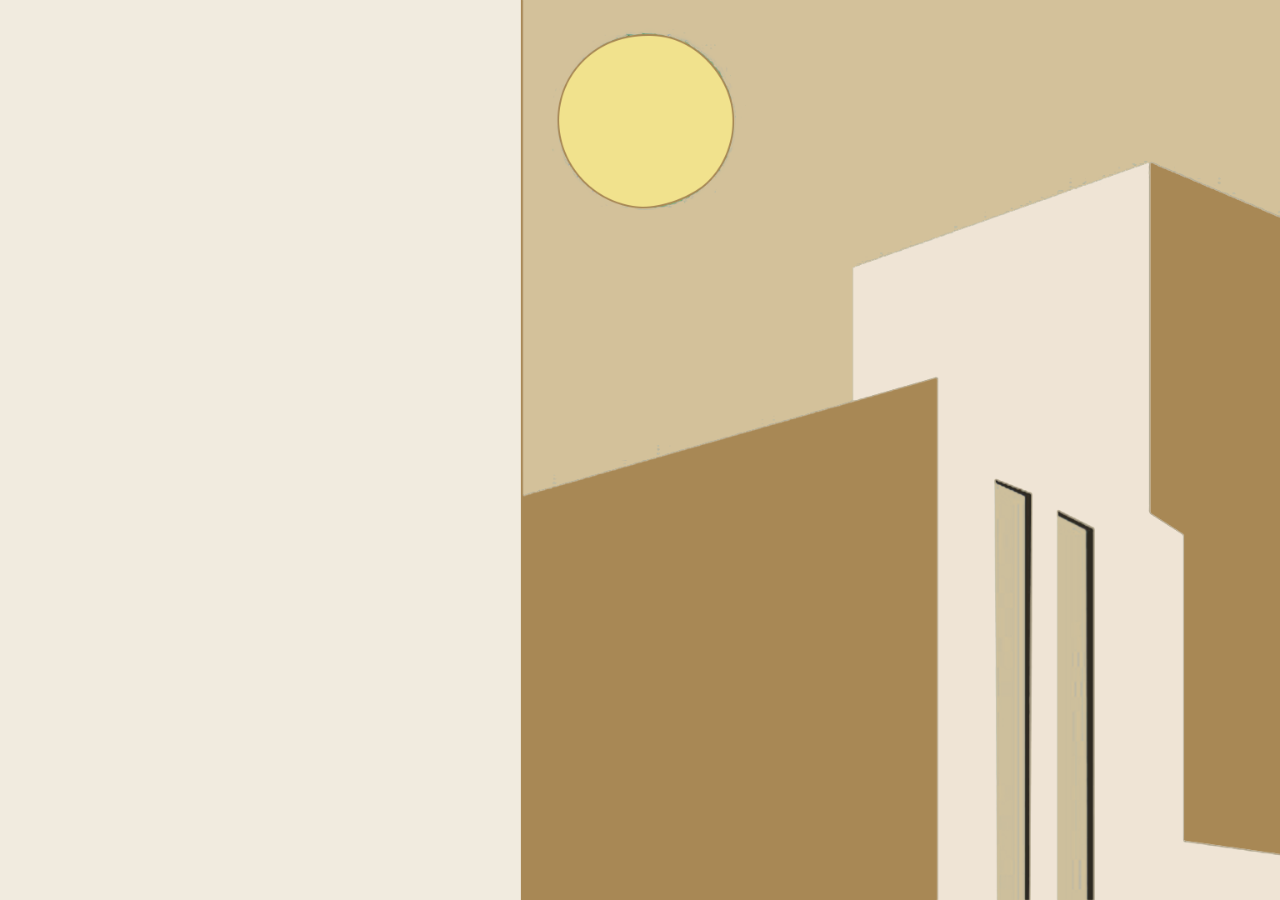
<file: index.html>
<!DOCTYPE html>
<html lang="en" class="dark">
<head>
    <meta charSet="utf-8"/>
    <meta name="viewport" content="width=device-width, initial-scale=1"/>
    <link rel="preload" href="/_next/static/media/569ce4b8f30dc480-s.p.woff2" as="font" crossorigin="" type="font/woff2"/>
    <link rel="preload" href="/_next/static/media/93f479601ee12b01-s.p.woff2" as="font" crossorigin="" type="font/woff2"/>
    <link rel="stylesheet" href="/_next/static/css/28603a52fd4166ab.css" data-precedence="next"/>
    <link rel="preload" as="script" fetchPriority="low" href="/_next/static/chunks/webpack-4834c9ba99c4e689.js"/>
    <script src="/_next/static/chunks/ebe977ba-0c1e4516235a047d.js" async=""></script>
    <script src="/_next/static/chunks/411-4e30c66d2c77a034.js" async=""></script>
    <script src="/_next/static/chunks/main-app-84ea6d4515c5d65e.js" async=""></script>
    <script src="/_next/static/chunks/566-524115e1c2c64249.js" async=""></script>
    <script src="/_next/static/chunks/app/page-8f40dc5a72916c12.js" async=""></script>
    <meta name="next-size-adjust" content=""/>
    <title>BM Architects - Rooted in Culture. Designed for Tomorrow</title>
    <meta name="description" content="BM Architects specializes in creating spaces that harmonize with desert landscapes and honor traditional Arabic architectural heritage."/>
    <!-- Updated Favicon -->
    <link rel="icon" href="/images/logo1.png" type="image/png"/>
    <script src="/_next/static/chunks/polyfills-42372ed130431b0a.js" noModule=""></script>
    <style>
        body {
            background-image: url("/images/Background.png");
            background-size: cover; /* Adjust as needed */
            background-repeat: no-repeat;
            background-position: center center; /* Adjust as needed */
            background-attachment: fixed; /* Optional: keeps background fixed during scroll */
        }
        .collection-section {
            background-color: rgba(0, 0, 0, 0.7); /* Semi-transparent black background like example */
            padding: 4rem 0;
            color: white;
        }
        .collection-title {
            font-family: var(--font-architects-daughter); /* Assuming this font is available */
            font-size: 2.5rem; /* Adjust size as needed */
            margin-bottom: 2rem;
            text-align: left;
        }
        .portfolio-button {
            border: 1px solid white;
            padding: 0.75rem 1.5rem;
            color: white;
            background-color: transparent;
            text-transform: uppercase;
            letter-spacing: 0.1em;
            transition: background-color 0.3s, color 0.3s;
        }
        .portfolio-button:hover {
            background-color: white;
            color: black;
        }
        .header-logo img {
            max-height: 50px; /* Adjust as needed */
        }
        .header-logo .tagline {
            font-size: 0.8rem; /* Adjust as needed */
            color: #D2B48C; /* Beige color */
            margin-top: 0.25rem;
        }
    </style>
</head>
<body class="__variable_5cfdac __variable_9a8899 antialiased">
    <!-- Assuming a header structure exists, replace logo here -->
    <header class="absolute top-0 left-0 w-full z-30 p-4 md:p-8">
        <div class="container-custom flex justify-between items-center">
            <a href="/" class="header-logo text-white">
                <img src="/images/logo1.png" alt="BM Architects Logo"/>
                <p class="tagline">Rooted in Culture. Designed for Tomorrow</p>
            </a>
            <nav>
                <!-- Existing navigation links -->
                <a href="/portfolio.html" class="nav-link text-white hover:text-sand-300 mx-2">Portfolio</a>
                <a href="/about.html" class="nav-link text-white hover:text-sand-300 mx-2">About</a>
                <a href="/contact.html" class="nav-link text-white hover:text-sand-300 mx-2">Contact</a>
            </nav>
        </div>
    </header>

    <div>
        <section class="relative h-[80vh] flex items-center">
            <!-- Removed background div, body background will show -->
            <div class="absolute inset-0 bg-black/40 z-10"></div> <!-- Keep overlay -->
            <div class="relative z-20 container-custom text-white">
                <!-- Logo might be better placed in a persistent header above this section -->
                <h1 class="text-4xl md:text-6xl font-architect mb-4">Desert-Inspired <br/>Architectural Excellence</h1>
                <p class="text-xl md:text-2xl mb-8 max-w-2xl">Creating timeless spaces that blend modern design with traditional Arabic influences</p>
                <div class="flex flex-wrap gap-4">
                    <a class="btn-primary" href="/portfolio.html">View Our Work</a>
                    <a class="bg-transparent border-2 border-white hover:bg-white/20 text-white py-2 px-4 rounded-md transition-colors duration-300" href="/contact.html">Get in Touch</a>
                </div>
            </div>
        </section>

        <!-- BM Architects Collection Section -->
        <section class="collection-section">
            <div class="container-custom">
                <div class="flex justify-between items-center mb-8">
                    <h2 class="collection-title">The BM Architects Collection</h2>
                    <a href="/portfolio.html" class="portfolio-button">See Our Portfolio</a>
                </div>
                <!-- Placeholder for project images - reusing existing featured projects structure for now -->
                <div class="grid grid-cols-1 md:grid-cols-3 gap-8">
                     <div class="card group">
                        <div class="relative overflow-hidden h-64">
                            <div class="w-full h-full bg-desert-200"></div> <!-- Placeholder image -->
                            <div class="absolute inset-0 bg-desert-800/70 opacity-0 group-hover:opacity-100 transition-opacity duration-300 flex items-center justify-center">
                                <a class="btn-primary" href="/portfolio/desert-villa">View Project</a>
                            </div>
                        </div>
                        <div class="p-4 text-center">
                            <h3 class="text-xl font-architect text-white mb-2">Desert Villa</h3>
                        </div>
                    </div>
                    <div class="card group">
                        <div class="relative overflow-hidden h-64">
                            <div class="w-full h-full bg-desert-300"></div> <!-- Placeholder image -->
                            <div class="absolute inset-0 bg-desert-800/70 opacity-0 group-hover:opacity-100 transition-opacity duration-300 flex items-center justify-center">
                                <a class="btn-primary" href="/portfolio/oasis-cultural-center">View Project</a>
                            </div>
                        </div>
                        <div class="p-4 text-center">
                            <h3 class="text-xl font-architect text-white mb-2">Oasis Cultural Center</h3>
                        </div>
                    </div>
                    <div class="card group">
                        <div class="relative overflow-hidden h-64">
                            <div class="w-full h-full bg-desert-400"></div> <!-- Placeholder image -->
                            <div class="absolute inset-0 bg-desert-800/70 opacity-0 group-hover:opacity-100 transition-opacity duration-300 flex items-center justify-center">
                                <a class="btn-primary" href="/portfolio/sand-pavilion">View Project</a>
                            </div>
                        </div>
                        <div class="p-4 text-center">
                            <h3 class="text-xl font-architect text-white mb-2">Sand Pavilion</h3>
                        </div>
                    </div>
                </div>
            </div>
        </section>

        <section class="py-16 bg-sand-50">
            <div class="container-custom">
                <div class="grid grid-cols-1 md:grid-cols-2 gap-12 items-center">
                    <div>
                        <h2 class="section-title">About BM Architects</h2>
                        <p class="mb-6 text-desert-900">BM Architects is a visionary design studio specializing in creating spaces that harmonize with desert landscapes and honor traditional Arabic architectural heritage while embracing modern functionality.</p>
                        <p class="mb-6 text-desert-900">Our approach combines organic forms, sustainable practices, and a deep respect for cultural context to create buildings that tell stories and inspire.</p>
                        <a class="btn-primary inline-block" href="/about.html">Learn More About Us</a>
                    </div>
                    <div class="rounded-lg overflow-hidden shadow-lg">
                        <div class="w-full h-80 bg-desert-300"></div> <!-- Placeholder image -->
                    </div>
                </div>
            </div>
        </section>
        
        <!-- Removed Featured Projects section as it's replaced by Collection section -->

        <section class="py-16 bg-desert-50">
            <div class="container-custom">
                <h2 class="section-title text-center mb-12">What Our Clients Say</h2>
                <div class="max-w-3xl mx-auto bg-white p-8 rounded-lg shadow-md border border-sand-200">
                    <p class="text-lg italic text-desert-800 mb-6">&quot;BM Architects transformed our vision into a stunning reality. Their understanding of how to blend modern design with traditional Arabic elements created a space that feels both timeless and innovative. The attention to detail and respect for the desert environment sets them apart.&quot;</p>
                    <div class="flex items-center">
                        <div class="w-12 h-12 rounded-full bg-desert-300 mr-4"></div> <!-- Placeholder image -->
                        <div>
                            <h4 class="font-architect text-desert-800">Ahmed Al-Mansour</h4>
                            <p class="text-desert-600">Desert Villa Client</p>
                        </div>
                    </div>
                </div>
            </div>
        </section>
        
        <!-- Newsletter Signup Section -->
        <section class="py-16 bg-sand-50">
            <div class="container-custom text-center">
                <h2 class="section-title mb-8">Stay Updated</h2>
                <p class="text-xl mb-8 max-w-2xl mx-auto text-desert-700">Subscribe to our newsletter for the latest project updates, insights, and architectural inspiration.</p>
                <div class="flex justify-center">
                    <iframe src="https://gem.godaddy.com/signups/15270ed2d27646a9b0203e7c0b55783a/iframe" scrolling="no" frameborder="0" height="306" style="max-width: 400px; width: 100%; border: 1px solid #ccc; border-radius: 8px;"></iframe>
                </div>
            </div>
        </section>
        
        <section class="py-16 bg-desert-800 text-white">
            <div class="container-custom text-center">
                <h2 class="text-3xl md:text-4xl font-architect mb-6">Ready to Transform Your Vision?</h2>
                <p class="text-xl mb-8 max-w-2xl mx-auto">Let&#x27;s collaborate to create spaces that honor tradition while embracing the future.</p>
                <div class="flex flex-wrap justify-center gap-4">
                    <a class="bg-white text-desert-800 hover:bg-sand-200 py-2 px-6 rounded-md transition-colors duration-300" href="/contact.html">Contact Us</a>
                    <a class="bg-transparent border-2 border-white hover:bg-white/20 text-white py-2 px-6 rounded-md transition-colors duration-300" href="/work-with-us.html">Join Our Team</a> <!-- Assuming this page exists -->
                </div>
            </div>
        </section>
    </div>
    
    <script src="/js/script.js"></script>
    <script src="/_next/static/chunks/webpack-4834c9ba99c4e689.js" async=""></script>
    <script>(self.__next_f=self.__next_f||[]).push([0])</script>
    <script>self.__next_f.push([1,"1:\"$Sreact.fragment\"\n2:I[9729,[],\"\"]\n3:I[9829,[],\"\"]\n4:I[4612,[\"566\",\"static/chunks/566-524115e1c2c64249.js\",\"974\",\"static/chunks/app/page-8f40dc5a72916c12.js\"],\"\"]\n5:I[5358,[],\"OutletBoundary\"]\n7:I[5358,[],\"MetadataBoundary\"]\n9:I[5358,[],\"ViewportBoundary\"]\nb:I[672,[],\"\"]\n:HL[\"/_next/static/media/569ce4b8f30dc480-s.p.woff2\",\"font\",{\"crossOrigin\":\"\",\"type\":\"font/woff2\"}]\n:HL[\"/_next/static/media/93f479601ee12b01-s.p.woff2\",\"font\",{\"crossOrigin\":\"\",\"type\":\"font/woff2\"}]\n:HL[\"/_next/static/css/28603a52fd4166ab.css\",\"style\"]\n"])</script>
    <script>self.__next_f.push([1,"0:{\"P\":null,\"b\":\"Gkvevr4RCnVK2Dda1Jp6t\",\"p\":\"\",\"c\":[\"\",\"\"],\"i\":false,\"f\":[[[\"\",{\"children\":[\"__PAGE__\",{}]},\"$undefined\",\"$undefined\",true],[\"\",[\"$\",\"$1\",\"c\",{\"children\":[[[\"$\",\"link\",\"0\",{\"rel\":\"stylesheet\",\"href\":\"/_next/static/css/28603a52fd4166ab.css\",\"precedence\":\"next\",\"crossOrigin\":\"$undefined\",\"nonce\":\"$undefined\"}]],[\"$\",\"html\",null,{\"lang\":\"en\",\"className\":\"dark\",\"children\":[\"$\",\"body\",null,{\"className\":\"__variable_5cfdac __variable_9a8899 antialiased\",\"children\":[\"$\",\"$L2\",null,{\"parallelRouterKey\":\"children\",\"segmentPath\":[\"children\"],\"error\":\"$undefined\",\"errorStyles\":\"$undefined\",\"errorScripts\":\"$undefined\",\"template\":[\"$\",\"$L3\",null,{}],\"templateStyles\":\"$undefined\",\"templateScripts\":\"$undefined\",\"notFound\":[[],[[\"$\",\"title\",null,{\"children\":\"404: This page could not be found.\"}],[\"$\",\"div\",null,{\"style\":{\"fontFamily\":\"system-ui,\\\"Segoe UI\\\",Roboto,Helvetica,Arial,sans-serif,\\\"Apple Color Emoji\\\",\\\"Segoe UI Emoji\\\"\",\"height\":\"100vh\",\"textAlign\":\"center\",\"display\":\"flex\",\"flexDirection\":\"column\",\"alignItems\":\"center\",\"justifyContent\":\"center\"},\"children\":[\"$\",\"div\",null,{\"children\":[[\"$\",\"style\",null,{\"dangerouslySetInnerHTML\":{\"__html\":\"body{color:#000;background:#fff;margin:0}.next-error-h1{border-right:1px solid rgba(0,0,0,.3)}@media (prefers-color-scheme:dark){body{color:#fff;background:#000}.next-error-h1{border-right:1px solid rgba(255,255,255,.3)}}\"}}],[\"$\",\"h1\",null,{\"className\":\"next-error-h1\",\"style\":{\"display\":\"inline-block\",\"margin\":\"0 20px 0 0\",\"padding\":\"0 23px 0 0\",\"fontSize\":24,\"fontWeight\":500,\"verticalAlign\":\"top\",\"lineHeight\":\"49px\"},\"children\":404}],[\"$\",\"div\",null,{\"style\":{\"display\":\"inline-block\"},\"children\":[\"$\",\"h2\",null,{\"style\":{\"fontSize\":14,\"fontWeight\":400,\"lineHeight\":\"49px\",\"margin\":0},\"children\":\"This page could not be found.\"}]}]]}]}]]],\"forbidden\":\"$undefined\",\"unauthorized\":\"$undefined\"}]}]}]]}],{\"children\":[\"__PAGE__\",[\"$\",\"$1\",\"c\",{\"children\":[[\"$\",\"div\",null,{\"children\":[[\"$\",\"section\",null,{\"className\":\"relative h-[80vh] flex items-center\",\"children\":[[\"$\",\"div\",null,{\"className\":\"absolute inset-0 bg-black/40 z-10\"}],[\"$\",\"div\",null,{\"className\":\"relative z-20 container-custom text-white\",\"children\":[[\"$\",\"h1\",null,{\"className\":\"text-4xl md:text-6xl font-architect mb-4\",\"children\":[\"Desert-Inspired \",[\"$\",\"br\",null,{}],\"Architectural Excellence\"]}],[\"$\",\"p\",null,{\"className\":\"text-xl md:text-2xl mb-8 max-w-2xl\",\"children\":\"Creating timeless spaces that blend modern design with traditional Arabic influences\"}],[\"$\",\"div\",null,{\"className\":\"flex flex-wrap gap-4\",\"children\":[[\"$\",\"$L4\",null,{\"href\":\"/portfolio\",\"className\":\"btn-primary\",\"children\":\"View Our Work\"}],[\"$\",\"$L4\",null,{\"href\":\"/contact\",\"className\":\"bg-transparent border-2 border-white hover:bg-white/20 text-white py-2 px-4 rounded-md transition-colors duration-300\",\"children\":\"Get in Touch\"}]]}]]}],[\"$\",\"div\",null,{\"className\":\"absolute inset-0 -z-10\",\"children\":[\"$\",\"div\",null,{\"className\":\"w-full h-full bg-desert-700\"}]}]]}],[\"$\",\"section\",null,{\"className\":\"py-16 bg-sand-50\",\"children\":[\"$\",\"div\",null,{\"className\":\"container-custom\",\"children\":[\"$\",\"div\",null,{\"className\":\"grid grid-cols-1 md:grid-cols-2 gap-12 items-center\",\"children\":[[\"$\",\"div\",null,{\"children\":[[\"$\",\"h2\",null,{\"className\":\"section-title\",\"children\":\"About BM Architects\"}],[\"$\",\"p\",null,{\"className\":\"mb-6 text-desert-900\",\"children\":\"BM Architects is a visionary design studio specializing in creating spaces that harmonize with desert landscapes and honor traditional Arabic architectural heritage while embracing modern functionality.\"}],[\"$\",\"p\",null,{\"className\":\"mb-6 text-desert-900\",\"children\":\"Our approach combines organic forms, sustainable practices, and a deep respect for cultural context to create buildings that tell stories and inspire.\"}],[\"$\",\"$L4\",null,{\"href\":\"/about\",\"className\":\"btn-primary inline-block\",\"children\":\"Learn More About Us\"}]]}],[\"$\",\"div\",null,{\"className\":\"rounded-lg overflow-hidden shadow-lg\",\"children\":[\"$\",\"div\",null,{\"className\":\"w-full h-80 bg-desert-300\"}]}]]}]}]}],[\"$\",\"section\",null,{\"className\":\"py-16\",\"children\":[\"$\",\"div\",null,{\"className\":\"container-custom\",\"children\":[[\"$\",\"h2\",null,{\"className\":\"section-title text-center mb-12\",\"children\":\"Featured Projects\"}],[\"$\",\"div\",null,{\"className\":\"grid grid-cols-1 md:grid-cols-3 gap-8\",\"children\":[[\"$\",\"div\",null,{\"className\":\"card group\",\"children\":[[\"$\",\"div\",null,{\"className\":\"relative overflow-hidden h-64\",\"children\":[[\"$\",\"div\",null,{\"className\":\"w-full h-full bg-desert-200\"}],[\"$\",\"div\",null,{\"className\":\"absolute inset-0 bg-desert-800/70 opacity-0 group-hover:opacity-100 transition-opacity duration-300 flex items-center justify-center\",\"children\":[\"$\",\"$L4\",null,{\"href\":\"/portfolio/desert-villa\",\"className\":\"btn-primary\",\"children\":\"View Project\"}]}]]}],[\"$\",\"div\",null,{\"className\":\"p-4\",\"children\":[[\"$\",\"h3\",null,{\"className\":\"text-xl font-architect text-desert-800 mb-2\",\"children\":\"Desert Villa\"}],[\"$\",\"p\",null,{\"className\":\"text-desert-700\",\"children\":\"A modern residence inspired by sand dunes and traditional courtyard homes.\"}]]}]]}],[\"$\",\"div\",null,{\"className\":\"card group\",\"children\":[[\"$\",\"div\",null,{\"className\":\"relative overflow-hidden h-64\",\"children\":[[\"$\",\"div\",null,{\"className\":\"w-full h-full bg-desert-300\"}],[\"$\",\"div\",null,{\"className\":\"absolute inset-0 bg-desert-800/70 opacity-0 group-hover:opacity-100 transition-opacity duration-300 flex items-center justify-center\",\"children\":[\"$\",\"$L4\",null,{\"href\":\"/portfolio/oasis-cultural-center\",\"className\":\"btn-primary\",\"children\":\"View Project\"}]}]]}],[\"$\",\"div\",null,{\"className\":\"p-4\",\"children\":[[\"$\",\"h3\",null,{\"className\":\"text-xl font-architect text-desert-800 mb-2\",\"children\":\"Oasis Cultural Center\"}],[\"$\",\"p\",null,{\"className\":\"text-desert-700\",\"children\":\"A community space that celebrates Arabic heritage through contemporary design.\"}]]}]]}],[\"$\",\"div\",null,{\"className\":\"card group\",\"children\":[[\"$\",\"div\",null,{\"className\":\"relative overflow-hidden h-64\",\"children\":[[\"$\",\"div\",null,{\"className\":\"w-full h-full bg-desert-400\"}],[\"$\",\"div\",null,{\"className\":\"absolute inset-0 bg-desert-800/70 opacity-0 group-hover:opacity-100 transition-opacity duration-300 flex items-center justify-center\",\"children\":[\"$\",\"$L4\",null,{\"href\":\"/portfolio/sand-pavilion\",\"className\":\"btn-primary\",\"children\":\"View Project\"}]}]]}],[\"$\",\"div\",null,{\"className\":\"p-4\",\"children\":[[\"$\",\"h3\",null,{\"className\":\"text-xl font-architect text-desert-800 mb-2\",\"children\":\"Sand Pavilion\"}],[\"$\",\"p\",null,{\"className\":\"text-desert-700\",\"children\":\"An innovative structure that responds to the harsh desert climate with elegant solutions.\"}]]}]]}]]}],[\"$\",\"div\",null,{\"className\":\"text-center mt-12\",\"children\":[\"$\",\"$L4\",null,{\"href\":\"/portfolio\",\"className\":\"btn-primary\",\"children\":\"View All Projects\"}]}]]}]}],[\"$\",\"section\",null,{\"className\":\"py-16 bg-desert-50\",\"children\":[\"$\",\"div\",null,{\"className\":\"container-custom\",\"children\":[[\"$\",\"h2\",null,{\"className\":\"section-title text-center mb-12\",\"children\":\"What Our Clients Say\"}],[\"$\",\"div\",null,{\"className\":\"max-w-3xl mx-auto bg-white p-8 rounded-lg shadow-md border border-sand-200\",\"children\":[[\"$\",\"p\",null,{\"className\":\"text-lg italic text-desert-800 mb-6\",\"children\":\"\\\"BM Architects transformed our vision into a stunning reality. Their understanding of how to blend modern design with traditional Arabic elements created a space that feels both timeless and innovative. The attention to detail and respect for the desert environment sets them apart.\\\"\"}],[\"$\",\"div\",null,{\"className\":\"flex items-center\",\"children\":[[\"$\",\"div\",null,{\"className\":\"w-12 h-12 rounded-full bg-desert-300 mr-4\"}],[\"$\",\"div\",null,{\"children\":[[\"$\",\"h4\",null,{\"className\":\"font-architect text-desert-800\",\"children\":\"Ahmed Al-Mansour\"}],[\"$\",\"p\",null,{\"className\":\"text-desert-600\",\"children\":\"Desert Villa Client\"}]]}]]}]]}]]}]}],[\"$\",\"section\",null,{\"className\":\"py-16 bg-desert-800 text-white\",\"children\":[\"$\",\"div\",null,{\"className\":\"container-custom text-center\",\"children\":[[\"$\",\"h2\",null,{\"className\":\"text-3xl md:text-4xl font-architect mb-6\",\"children\":\"Ready to Transform Your Vision?\"}],[\"$\",\"p\",null,{\"className\":\"text-xl mb-8 max-w-2xl mx-auto\",\"children\":\"Let's collaborate to create spaces that honor tradition while embracing the future.\"}],[\"$\",\"div\",null,{\"className\":\"flex flex-wrap justify-center gap-4\",\"children\":[[\"$\",\"$L4\",null,{\"href\":\"/contact\",\"className\":\"bg-white text-desert-800 hover:bg-sand-200 py-2 px-6 rounded-md transition-colors duration-300\",\"children\":\"Contact Us\"}],[\"$\",\"$L4\",null,{\"href\":\"/work-with-us\",\"className\":\"bg-transparent border-2 border-white hover:bg-white/20 text-white py-2 px-6 rounded-md transition-colors duration-300\",\"children\":\"Join Our Team\"}]]}]]}]}]]}]]}],{},null,false]},null,false]},null,false],[\"$\",\"$1\",\"h\",{\"children\":[null,[\"$\",\"$1\",\"St1msQA-AQZ-aj_I2q_7g\",{\"children\":[[\"$\",\"$L7\",null,{\"children\":\"$L8\"}],[\"$\",\"$L9\",null,{\"children\":\"$La\"}],[\"$\",\"meta\",null,{\"name\":\"next-size-adjust\",\"content\":\"\"}]]}]]}],false]],\"m\":\"$undefined\",\"G\":[\"$b\",\"$undefined\"],\"s\":false,\"S\":true}\n"])</script>
    <script>self.__next_f.push([1,"a:[[\"$\",\"meta\",\"0\",{\"name\":\"viewport\",\"content\":\"width=device-width, initial-scale=1\"}]]\n8:[[\"$\",\"meta\",\"0\",{\"charSet\":\"utf-8\"}],[\"$\",\"title\",\"1\",{\"children\":\"Create Next App\"}],[\"$\",\"meta\",\"2\",{\"name\":\"description\",\"content\":\"Generated by create next app\"}],[\"$\",\"link\",\"3\",{\"rel\":\"icon\",\"href\":\"/favicon.ico\",\"type\":\"image/x-icon\",\"sizes\":\"16x16\"}]]\n"])</script>
</body>
</html>
</file>
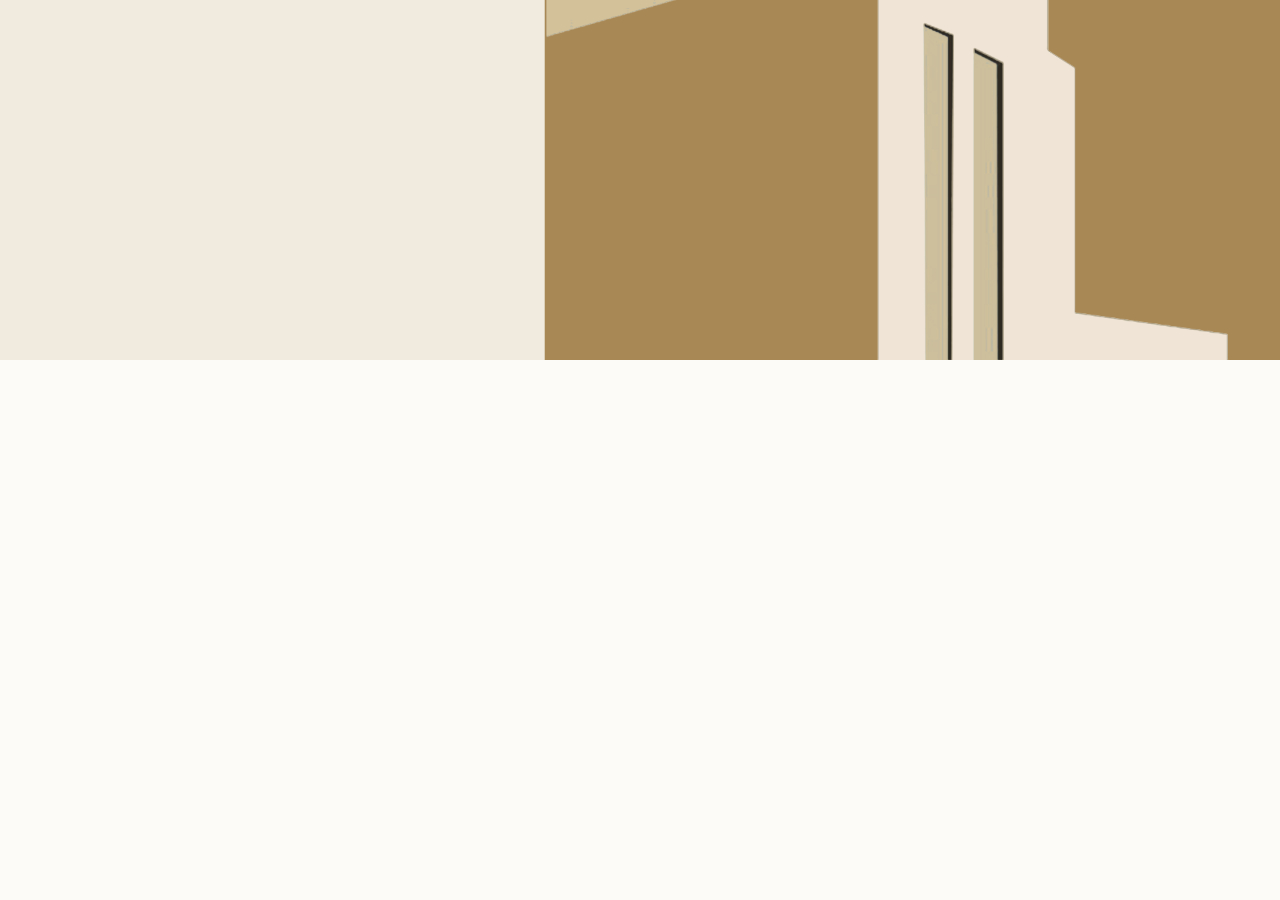
<file: .next/index.html>
<!DOCTYPE html>
<html lang="en" class="dark">
<head>
    <meta charSet="utf-8"/>
    <meta name="viewport" content="width=device-width, initial-scale=1"/>
    <link rel="preload" href="/_next/static/media/569ce4b8f30dc480-s.p.woff2" as="font" crossorigin="" type="font/woff2"/>
    <link rel="preload" href="/_next/static/media/93f479601ee12b01-s.p.woff2" as="font" crossorigin="" type="font/woff2"/>
    <link rel="stylesheet" href="/_next/static/css/28603a52fd4166ab.css" data-precedence="next"/>
    <link rel="preload" as="script" fetchPriority="low" href="/_next/static/chunks/webpack-4834c9ba99c4e689.js"/>
    <script src="/_next/static/chunks/ebe977ba-0c1e4516235a047d.js" async=""></script>
    <script src="/_next/static/chunks/411-4e30c66d2c77a034.js" async=""></script>
    <script src="/_next/static/chunks/main-app-84ea6d4515c5d65e.js" async=""></script>
    <script src="/_next/static/chunks/566-524115e1c2c64249.js" async=""></script>
    <script src="/_next/static/chunks/app/page-8f40dc5a72916c12.js" async=""></script>
    <meta name="next-size-adjust" content=""/>
    <title>BM Architects - Rooted in Culture. Designed for Tomorrow</title>
    <meta name="description" content="BM Architects specializes in creating spaces that harmonize with desert landscapes and honor traditional Arabic architectural heritage."/>
    <!-- Updated Favicon -->
    <link rel="icon" href="/images/logo1.png" type="image/png"/>
    <script src="/_next/static/chunks/polyfills-42372ed130431b0a.js" noModule=""></script>
    <style>
        body {
            background-image: url("/images/Background.png");
            background-size: cover; /* Adjust as needed */
            background-repeat: no-repeat;
            background-position: center center; /* Adjust as needed */
            /* background-attachment: fixed; */ /* Removed this line */
            position: relative; /* Establish stacking context */
            z-index: 0; /* Ensure body is behind content */
        }
        .main-content-wrapper { /* Added a class for the main div */
            position: relative; /* Ensure content is positioned */
            z-index: 1; /* Ensure content is above body background */
            background-color: transparent; /* Ensure it doesn't obscure body background unless intended */
        }
        .collection-section {
            background-color: rgba(0, 0, 0, 0.7); /* Semi-transparent black background like example */
            padding: 4rem 0;
            color: white;
        }
        .collection-title {
            font-family: var(--font-architects-daughter); /* Assuming this font is available */
            font-size: 2.5rem; /* Adjust size as needed */
            margin-bottom: 2rem;
            text-align: left;
        }
        .portfolio-button {
            border: 1px solid white;
            padding: 0.75rem 1.5rem;
            color: white;
            background-color: transparent;
            text-transform: uppercase;
            letter-spacing: 0.1em;
            transition: background-color 0.3s, color 0.3s;
        }
        .portfolio-button:hover {
            background-color: white;
            color: black;
        }
        .header-logo img {
            max-height: 50px; /* Adjust as needed */
        }
        .header-logo .tagline {
            font-size: 0.8rem; /* Adjust as needed */
            color: #D2B48C; /* Beige color */
            margin-top: 0.25rem;
        }
    </style>
</head>
<body class="__variable_5cfdac __variable_9a8899 antialiased">
    <!-- Assuming a header structure exists, replace logo here -->
    <header class="absolute top-0 left-0 w-full z-30 p-4 md:p-8">
        <div class="container-custom flex justify-between items-center">
            <a href="/" class="header-logo text-white">
                <img src="/images/logo1.png" alt="BM Architects Logo"/>
                <p class="tagline">Rooted in Culture. Designed for Tomorrow</p>
            </a>
            <nav>
                <!-- Existing navigation links -->
                <a href="/portfolio.html" class="nav-link text-white hover:text-sand-300 mx-2">Portfolio</a>
                <a href="/about.html" class="nav-link text-white hover:text-sand-300 mx-2">About</a>
                <a href="/contact.html" class="nav-link text-white hover:text-sand-300 mx-2">Contact</a>
            </nav>
        </div>
    </header>

    <div>
        <section class="relative h-[80vh] flex items-center">
            <!-- Removed background div, body background will show -->
            <div class="absolute inset-0 bg-black/40 z-10"></div> <!-- Keep overlay -->
            <div class="relative z-20 container-custom text-white">
                <!-- Logo might be better placed in a persistent header above this section -->
                <h1 class="text-4xl md:text-6xl font-architect mb-4">Desert-Inspired <br/>Architectural Excellence</h1>
                <p class="text-xl md:text-2xl mb-8 max-w-2xl">Creating timeless spaces that blend modern design with traditional Arabic influences</p>
                <div class="flex flex-wrap gap-4">
                    <a class="btn-primary" href="/portfolio.html">View Our Work</a>
                    <a class="bg-transparent border-2 border-white hover:bg-white/20 text-white py-2 px-4 rounded-md transition-colors duration-300" href="/contact.html">Get in Touch</a>
                </div>
            </div>
        </section>

        <!-- BM Architects Collection Section -->
        <section class="collection-section">
            <div class="container-custom">
                <div class="flex justify-between items-center mb-8">
                    <h2 class="collection-title">The BM Architects Collection</h2>
                    <a href="/portfolio.html" class="portfolio-button">See Our Portfolio</a>
                </div>
                <!-- Placeholder for project images - reusing existing featured projects structure for now -->
                <div class="grid grid-cols-1 md:grid-cols-3 gap-8">
                     <div class="card group">
                        <div class="relative overflow-hidden h-64">
                            <div class="w-full h-full bg-desert-200"></div> <!-- Placeholder image -->
                            <div class="absolute inset-0 bg-desert-800/70 opacity-0 group-hover:opacity-100 transition-opacity duration-300 flex items-center justify-center">
                                <a class="btn-primary" href="/portfolio/desert-villa">View Project</a>
                            </div>
                        </div>
                        <div class="p-4 text-center">
                            <h3 class="text-xl font-architect text-white mb-2">Desert Villa</h3>
                        </div>
                    </div>
                    <div class="card group">
                        <div class="relative overflow-hidden h-64">
                            <div class="w-full h-full bg-desert-300"></div> <!-- Placeholder image -->
                            <div class="absolute inset-0 bg-desert-800/70 opacity-0 group-hover:opacity-100 transition-opacity duration-300 flex items-center justify-center">
                                <a class="btn-primary" href="/portfolio/oasis-cultural-center">View Project</a>
                            </div>
                        </div>
                        <div class="p-4 text-center">
                            <h3 class="text-xl font-architect text-white mb-2">Oasis Cultural Center</h3>
                        </div>
                    </div>
                    <div class="card group">
                        <div class="relative overflow-hidden h-64">
                            <div class="w-full h-full bg-desert-400"></div> <!-- Placeholder image -->
                            <div class="absolute inset-0 bg-desert-800/70 opacity-0 group-hover:opacity-100 transition-opacity duration-300 flex items-center justify-center">
                                <a class="btn-primary" href="/portfolio/sand-pavilion">View Project</a>
                            </div>
                        </div>
                        <div class="p-4 text-center">
                            <h3 class="text-xl font-architect text-white mb-2">Sand Pavilion</h3>
                        </div>
                    </div>
                </div>
            </div>
        </section>

        <section class="py-16 bg-sand-50">
            <div class="container-custom">
                <div class="grid grid-cols-1 md:grid-cols-2 gap-12 items-center">
                    <div>
                        <h2 class="section-title">About BM Architects</h2>
                        <p class="mb-6 text-desert-900">BM Architects is a visionary design studio specializing in creating spaces that harmonize with desert landscapes and honor traditional Arabic architectural heritage while embracing modern functionality.</p>
                        <p class="mb-6 text-desert-900">Our approach combines organic forms, sustainable practices, and a deep respect for cultural context to create buildings that tell stories and inspire.</p>
                        <a class="btn-primary inline-block" href="/about.html">Learn More About Us</a>
                    </div>
                    <div class="rounded-lg overflow-hidden shadow-lg">
                        <div class="w-full h-80 bg-desert-300"></div> <!-- Placeholder image -->
                    </div>
                </div>
            </div>
        </section>
        
        <!-- Removed Featured Projects section as it's replaced by Collection section -->

        <section class="py-16 bg-desert-50">
            <div class="container-custom">
                <h2 class="section-title text-center mb-12">What Our Clients Say</h2>
                <div class="max-w-3xl mx-auto bg-white p-8 rounded-lg shadow-md border border-sand-200">
                    <p class="text-lg italic text-desert-800 mb-6">&quot;BM Architects transformed our vision into a stunning reality. Their understanding of how to blend modern design with traditional Arabic elements created a space that feels both timeless and innovative. The attention to detail and respect for the desert environment sets them apart.&quot;</p>
                    <div class="flex items-center">
                        <div class="w-12 h-12 rounded-full bg-desert-300 mr-4"></div> <!-- Placeholder image -->
                        <div>
                            <h4 class="font-architect text-desert-800">Ahmed Al-Mansour</h4>
                            <p class="text-desert-600">Desert Villa Client</p>
                        </div>
                    </div>
                </div>
            </div>
        </section>
        
        <!-- Newsletter Signup Section -->
        <section class="py-16 bg-sand-50">
            <div class="container-custom text-center">
                <h2 class="section-title mb-8">Stay Updated</h2>
                <p class="text-xl mb-8 max-w-2xl mx-auto text-desert-700">Subscribe to our newsletter for the latest project updates, insights, and architectural inspiration.</p>
                <div class="flex justify-center">
                    <iframe src="https://gem.godaddy.com/signups/15270ed2d27646a9b0203e7c0b55783a/iframe" scrolling="no" frameborder="0" height="306" style="max-width: 400px; width: 100%; border: 1px solid #ccc; border-radius: 8px;"></iframe>
                </div>
            </div>
        </section>
        
        <section class="py-16 bg-desert-800 text-white">
            <div class="container-custom text-center">
                <h2 class="text-3xl md:text-4xl font-architect mb-6">Ready to Transform Your Vision?</h2>
                <p class="text-xl mb-8 max-w-2xl mx-auto">Let&#x27;s collaborate to create spaces that honor tradition while embracing the future.</p>
                <div class="flex flex-wrap justify-center gap-4">
                    <a class="bg-white text-desert-800 hover:bg-sand-200 py-2 px-6 rounded-md transition-colors duration-300" href="/contact.html">Contact Us</a>
                    <a class="bg-transparent border-2 border-white hover:bg-white/20 text-white py-2 px-6 rounded-md transition-colors duration-300" href="/work-with-us.html">Join Our Team</a> <!-- Assuming this page exists -->
                </div>
            </div>
        </section>
    </div>
    
    <script src="/js/script.js"></script>
    <script src="/_next/static/chunks/webpack-4834c9ba99c4e689.js" async=""></script>
    <script>(self.__next_f=self.__next_f||[]).push([0])</script>
    <script>self.__next_f.push([1,"1:\"$Sreact.fragment\"\n2:I[9729,[],\"\"]\n3:I[9829,[],\"\"]\n4:I[4612,[\"566\",\"static/chunks/566-524115e1c2c64249.js\",\"974\",\"static/chunks/app/page-8f40dc5a72916c12.js\"],\"\"]\n5:I[5358,[],\"OutletBoundary\"]\n7:I[5358,[],\"MetadataBoundary\"]\n9:I[5358,[],\"ViewportBoundary\"]\nb:I[672,[],\"\"]\n:HL[\"/_next/static/media/569ce4b8f30dc480-s.p.woff2\",\"font\",{\"crossOrigin\":\"\",\"type\":\"font/woff2\"}]\n:HL[\"/_next/static/media/93f479601ee12b01-s.p.woff2\",\"font\",{\"crossOrigin\":\"\",\"type\":\"font/woff2\"}]\n:HL[\"/_next/static/css/28603a52fd4166ab.css\",\"style\"]\n"])</script>
    <script>self.__next_f.push([1,"0:{\"P\":null,\"b\":\"Gkvevr4RCnVK2Dda1Jp6t\",\"p\":\"\",\"c\":[\"\",\"\"],\"i\":false,\"f\":[[[\"\",{\"children\":[\"__PAGE__\",{}]},\"$undefined\",\"$undefined\",true],[\"\",[\"$\",\"$1\",\"c\",{\"children\":[[[\"$\",\"link\",\"0\",{\"rel\":\"stylesheet\",\"href\":\"/_next/static/css/28603a52fd4166ab.css\",\"precedence\":\"next\",\"crossOrigin\":\"$undefined\",\"nonce\":\"$undefined\"}]],[\"$\",\"html\",null,{\"lang\":\"en\",\"className\":\"dark\",\"children\":[\"$\",\"body\",null,{\"className\":\"__variable_5cfdac __variable_9a8899 antialiased\",\"children\":[\"$\",\"$L2\",null,{\"parallelRouterKey\":\"children\",\"segmentPath\":[\"children\"],\"error\":\"$undefined\",\"errorStyles\":\"$undefined\",\"errorScripts\":\"$undefined\",\"template\":[\"$\",\"$L3\",null,{}],\"templateStyles\":\"$undefined\",\"templateScripts\":\"$undefined\",\"notFound\":[[],[[\"$\",\"title\",null,{\"children\":\"404: This page could not be found.\"}],[\"$\",\"div\",null,{\"style\":{\"fontFamily\":\"system-ui,\\\"Segoe UI\\\",Roboto,Helvetica,Arial,sans-serif,\\\"Apple Color Emoji\\\",\\\"Segoe UI Emoji\\\"\",\"height\":\"100vh\",\"textAlign\":\"center\",\"display\":\"flex\",\"flexDirection\":\"column\",\"alignItems\":\"center\",\"justifyContent\":\"center\"},\"children\":[\"$\",\"div\",null,{\"children\":[[\"$\",\"style\",null,{\"dangerouslySetInnerHTML\":{\"__html\":\"body{color:#000;background:#fff;margin:0}.next-error-h1{border-right:1px solid rgba(0,0,0,.3)}@media (prefers-color-scheme:dark){body{color:#fff;background:#000}.next-error-h1{border-right:1px solid rgba(255,255,255,.3)}}\"}}],[\"$\",\"h1\",null,{\"className\":\"next-error-h1\",\"style\":{\"display\":\"inline-block\",\"margin\":\"0 20px 0 0\",\"padding\":\"0 23px 0 0\",\"fontSize\":24,\"fontWeight\":500,\"verticalAlign\":\"top\",\"lineHeight\":\"49px\"},\"children\":404}],[\"$\",\"div\",null,{\"style\":{\"display\":\"inline-block\"},\"children\":[\"$\",\"h2\",null,{\"style\":{\"fontSize\":14,\"fontWeight\":400,\"lineHeight\":\"49px\",\"margin\":0},\"children\":\"This page could not be found.\"}]}]]}]}]]],\"forbidden\":\"$undefined\",\"unauthorized\":\"$undefined\"}]}]}]]}],{\"children\":[\"__PAGE__\",[\"$\",\"$1\",\"c\",{\"children\":[[\"$\",\"div\",null,{\"children\":[[\"$\",\"section\",null,{\"className\":\"relative h-[80vh] flex items-center\",\"children\":[[\"$\",\"div\",null,{\"className\":\"absolute inset-0 bg-black/40 z-10\"}],[\"$\",\"div\",null,{\"className\":\"relative z-20 container-custom text-white\",\"children\":[[\"$\",\"h1\",null,{\"className\":\"text-4xl md:text-6xl font-architect mb-4\",\"children\":[\"Desert-Inspired \",[\"$\",\"br\",null,{}],\"Architectural Excellence\"]}],[\"$\",\"p\",null,{\"className\":\"text-xl md:text-2xl mb-8 max-w-2xl\",\"children\":\"Creating timeless spaces that blend modern design with traditional Arabic influences\"}],[\"$\",\"div\",null,{\"className\":\"flex flex-wrap gap-4\",\"children\":[[\"$\",\"$L4\",null,{\"href\":\"/portfolio\",\"className\":\"btn-primary\",\"children\":\"View Our Work\"}],[\"$\",\"$L4\",null,{\"href\":\"/contact\",\"className\":\"bg-transparent border-2 border-white hover:bg-white/20 text-white py-2 px-4 rounded-md transition-colors duration-300\",\"children\":\"Get in Touch\"}]]}]]}],[\"$\",\"div\",null,{\"className\":\"absolute inset-0 -z-10\",\"children\":[\"$\",\"div\",null,{\"className\":\"w-full h-full bg-desert-700\"}]}]]}],[\"$\",\"section\",null,{\"className\":\"py-16 bg-sand-50\",\"children\":[\"$\",\"div\",null,{\"className\":\"container-custom\",\"children\":[\"$\",\"div\",null,{\"className\":\"grid grid-cols-1 md:grid-cols-2 gap-12 items-center\",\"children\":[[\"$\",\"div\",null,{\"children\":[[\"$\",\"h2\",null,{\"className\":\"section-title\",\"children\":\"About BM Architects\"}],[\"$\",\"p\",null,{\"className\":\"mb-6 text-desert-900\",\"children\":\"BM Architects is a visionary design studio specializing in creating spaces that harmonize with desert landscapes and honor traditional Arabic architectural heritage while embracing modern functionality.\"}],[\"$\",\"p\",null,{\"className\":\"mb-6 text-desert-900\",\"children\":\"Our approach combines organic forms, sustainable practices, and a deep respect for cultural context to create buildings that tell stories and inspire.\"}],[\"$\",\"$L4\",null,{\"href\":\"/about\",\"className\":\"btn-primary inline-block\",\"children\":\"Learn More About Us\"}]]}],[\"$\",\"div\",null,{\"className\":\"rounded-lg overflow-hidden shadow-lg\",\"children\":[\"$\",\"div\",null,{\"className\":\"w-full h-80 bg-desert-300\"}]}]]}]}]}],[\"$\",\"section\",null,{\"className\":\"py-16\",\"children\":[\"$\",\"div\",null,{\"className\":\"container-custom\",\"children\":[[\"$\",\"h2\",null,{\"className\":\"section-title text-center mb-12\",\"children\":\"Featured Projects\"}],[\"$\",\"div\",null,{\"className\":\"grid grid-cols-1 md:grid-cols-3 gap-8\",\"children\":[[\"$\",\"div\",null,{\"className\":\"card group\",\"children\":[[\"$\",\"div\",null,{\"className\":\"relative overflow-hidden h-64\",\"children\":[[\"$\",\"div\",null,{\"className\":\"w-full h-full bg-desert-200\"}],[\"$\",\"div\",null,{\"className\":\"absolute inset-0 bg-desert-800/70 opacity-0 group-hover:opacity-100 transition-opacity duration-300 flex items-center justify-center\",\"children\":[\"$\",\"$L4\",null,{\"href\":\"/portfolio/desert-villa\",\"className\":\"btn-primary\",\"children\":\"View Project\"}]}]]}],[\"$\",\"div\",null,{\"className\":\"p-4\",\"children\":[[\"$\",\"h3\",null,{\"className\":\"text-xl font-architect text-desert-800 mb-2\",\"children\":\"Desert Villa\"}],[\"$\",\"p\",null,{\"className\":\"text-desert-700\",\"children\":\"A modern residence inspired by sand dunes and traditional courtyard homes.\"}]]}]]}],[\"$\",\"div\",null,{\"className\":\"card group\",\"children\":[[\"$\",\"div\",null,{\"className\":\"relative overflow-hidden h-64\",\"children\":[[\"$\",\"div\",null,{\"className\":\"w-full h-full bg-desert-300\"}],[\"$\",\"div\",null,{\"className\":\"absolute inset-0 bg-desert-800/70 opacity-0 group-hover:opacity-100 transition-opacity duration-300 flex items-center justify-center\",\"children\":[\"$\",\"$L4\",null,{\"href\":\"/portfolio/oasis-cultural-center\",\"className\":\"btn-primary\",\"children\":\"View Project\"}]}]]}],[\"$\",\"div\",null,{\"className\":\"p-4\",\"children\":[[\"$\",\"h3\",null,{\"className\":\"text-xl font-architect text-desert-800 mb-2\",\"children\":\"Oasis Cultural Center\"}],[\"$\",\"p\",null,{\"className\":\"text-desert-700\",\"children\":\"A community space that celebrates Arabic heritage through contemporary design.\"}]]}]]}],[\"$\",\"div\",null,{\"className\":\"card group\",\"children\":[[\"$\",\"div\",null,{\"className\":\"relative overflow-hidden h-64\",\"children\":[[\"$\",\"div\",null,{\"className\":\"w-full h-full bg-desert-400\"}],[\"$\",\"div\",null,{\"className\":\"absolute inset-0 bg-desert-800/70 opacity-0 group-hover:opacity-100 transition-opacity duration-300 flex items-center justify-center\",\"children\":[\"$\",\"$L4\",null,{\"href\":\"/portfolio/sand-pavilion\",\"className\":\"btn-primary\",\"children\":\"View Project\"}]}]]}],[\"$\",\"div\",null,{\"className\":\"p-4\",\"children\":[[\"$\",\"h3\",null,{\"className\":\"text-xl font-architect text-desert-800 mb-2\",\"children\":\"Sand Pavilion\"}],[\"$\",\"p\",null,{\"className\":\"text-desert-700\",\"children\":\"An innovative structure that responds to the harsh desert climate with elegant solutions.\"}]]}]]}]]}],[\"$\",\"div\",null,{\"className\":\"text-center mt-12\",\"children\":[\"$\",\"$L4\",null,{\"href\":\"/portfolio\",\"className\":\"btn-primary\",\"children\":\"View All Projects\"}]}]]}]}],[\"$\",\"section\",null,{\"className\":\"py-16 bg-desert-50\",\"children\":[\"$\",\"div\",null,{\"className\":\"container-custom\",\"children\":[[\"$\",\"h2\",null,{\"className\":\"section-title text-center mb-12\",\"children\":\"What Our Clients Say\"}],[\"$\",\"div\",null,{\"className\":\"max-w-3xl mx-auto bg-white p-8 rounded-lg shadow-md border border-sand-200\",\"children\":[[\"$\",\"p\",null,{\"className\":\"text-lg italic text-desert-800 mb-6\",\"children\":\"\\\"BM Architects transformed our vision into a stunning reality. Their understanding of how to blend modern design with traditional Arabic elements created a space that feels both timeless and innovative. The attention to detail and respect for the desert environment sets them apart.\\\"\"}],[\"$\",\"div\",null,{\"className\":\"flex items-center\",\"children\":[[\"$\",\"div\",null,{\"className\":\"w-12 h-12 rounded-full bg-desert-300 mr-4\"}],[\"$\",\"div\",null,{\"children\":[[\"$\",\"h4\",null,{\"className\":\"font-architect text-desert-800\",\"children\":\"Ahmed Al-Mansour\"}],[\"$\",\"p\",null,{\"className\":\"text-desert-600\",\"children\":\"Desert Villa Client\"}]]}]]}]]}]]}]}],[\"$\",\"section\",null,{\"className\":\"py-16 bg-desert-800 text-white\",\"children\":[\"$\",\"div\",null,{\"className\":\"container-custom text-center\",\"children\":[[\"$\",\"h2\",null,{\"className\":\"text-3xl md:text-4xl font-architect mb-6\",\"children\":\"Ready to Transform Your Vision?\"}],[\"$\",\"p\",null,{\"className\":\"text-xl mb-8 max-w-2xl mx-auto\",\"children\":\"Let's collaborate to create spaces that honor tradition while embracing the future.\"}],[\"$\",\"div\",null,{\"className\":\"flex flex-wrap justify-center gap-4\",\"children\":[[\"$\",\"$L4\",null,{\"href\":\"/contact\",\"className\":\"bg-white text-desert-800 hover:bg-sand-200 py-2 px-6 rounded-md transition-colors duration-300\",\"children\":\"Contact Us\"}],[\"$\",\"$L4\",null,{\"href\":\"/work-with-us\",\"className\":\"bg-transparent border-2 border-white hover:bg-white/20 text-white py-2 px-6 rounded-md transition-colors duration-300\",\"children\":\"Join Our Team\"}]]}]]}]}]]}]]}],{},null,false]},null,false]},null,false],[\"$\",\"$1\",\"h\",{\"children\":[null,[\"$\",\"$1\",\"St1msQA-AQZ-aj_I2q_7g\",{\"children\":[[\"$\",\"$L7\",null,{\"children\":\"$L8\"}],[\"$\",\"$L9\",null,{\"children\":\"$La\"}],[\"$\",\"meta\",null,{\"name\":\"next-size-adjust\",\"content\":\"\"}]]}]]}],false]],\"m\":\"$undefined\",\"G\":[\"$b\",\"$undefined\"],\"s\":false,\"S\":true}\n"])</script>
    <script>self.__next_f.push([1,"a:[[\"$\",\"meta\",\"0\",{\"name\":\"viewport\",\"content\":\"width=device-width, initial-scale=1\"}]]\n8:[[\"$\",\"meta\",\"0\",{\"charSet\":\"utf-8\"}],[\"$\",\"title\",\"1\",{\"children\":\"Create Next App\"}],[\"$\",\"meta\",\"2\",{\"name\":\"description\",\"content\":\"Generated by create next app\"}],[\"$\",\"link\",\"3\",{\"rel\":\"icon\",\"href\":\"/favicon.ico\",\"type\":\"image/x-icon\",\"sizes\":\"16x16\"}]]\n"])</script>
</body>
</html>
</file>
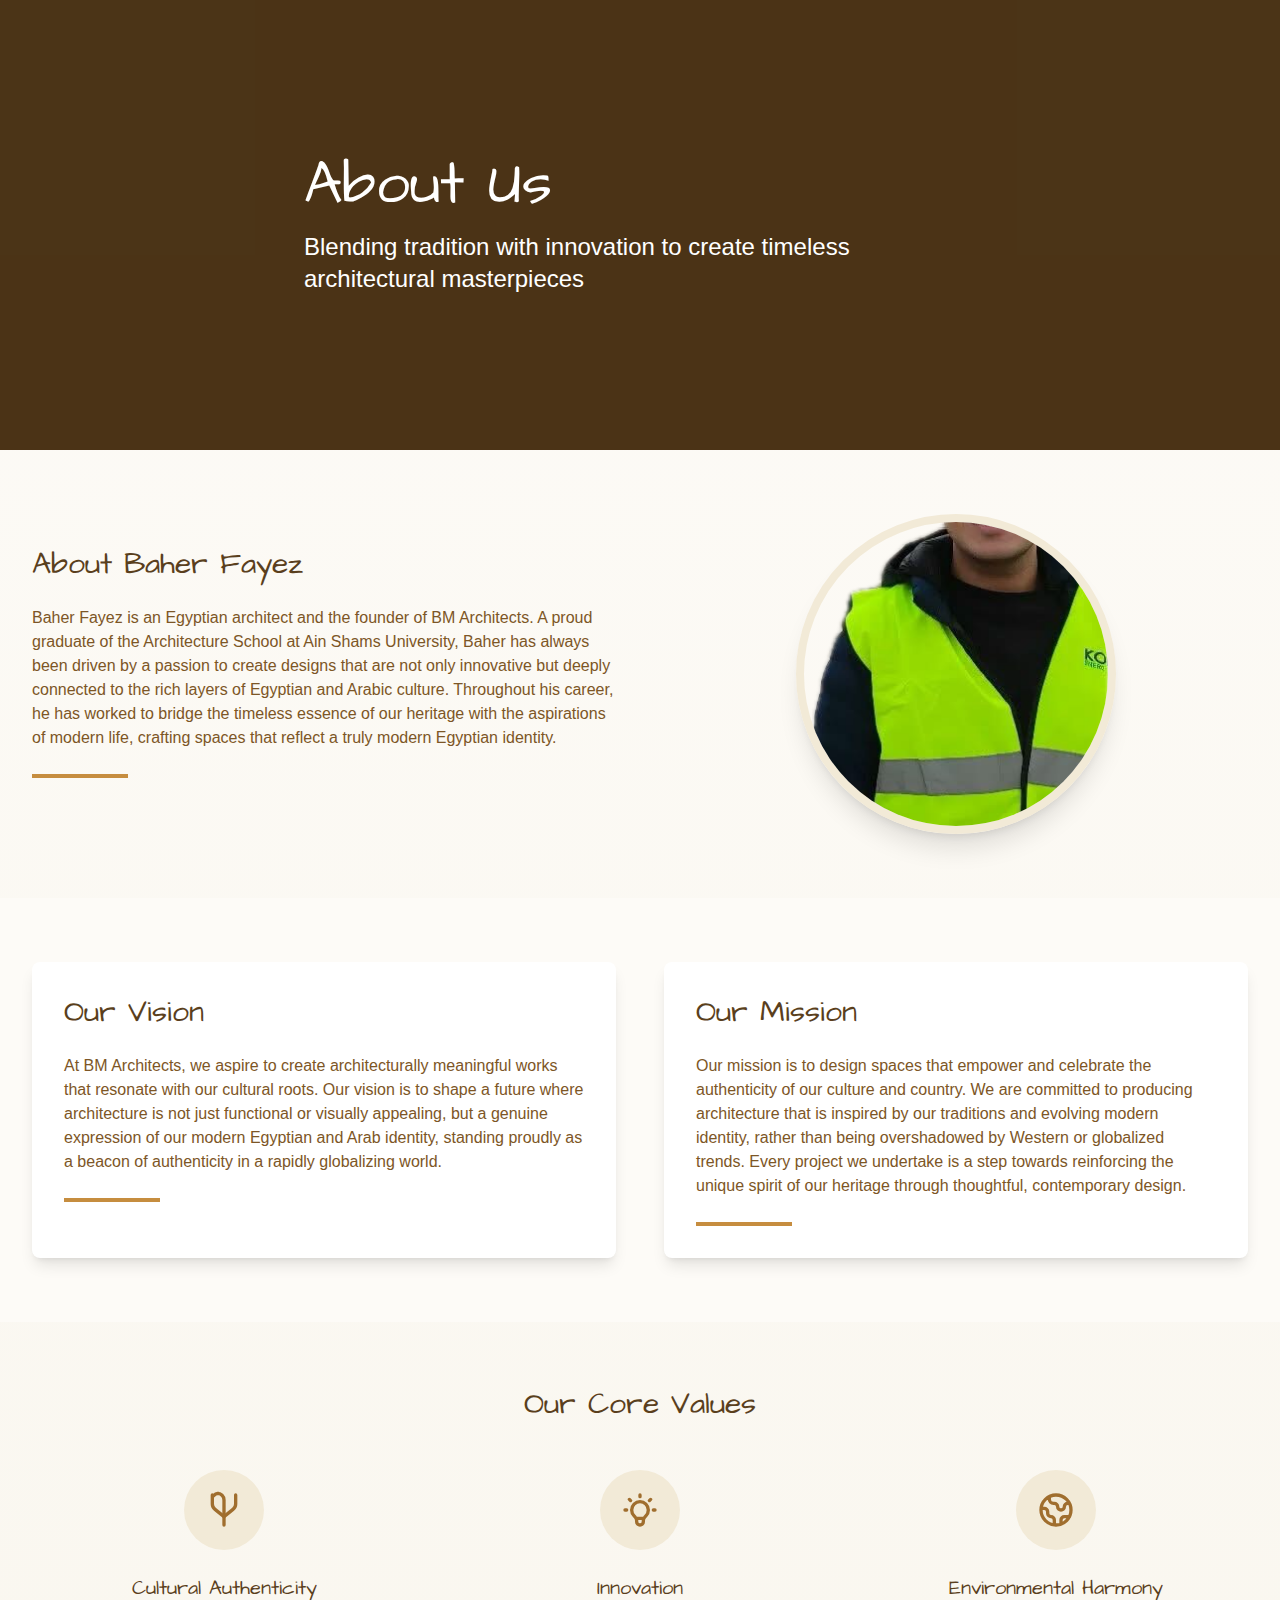
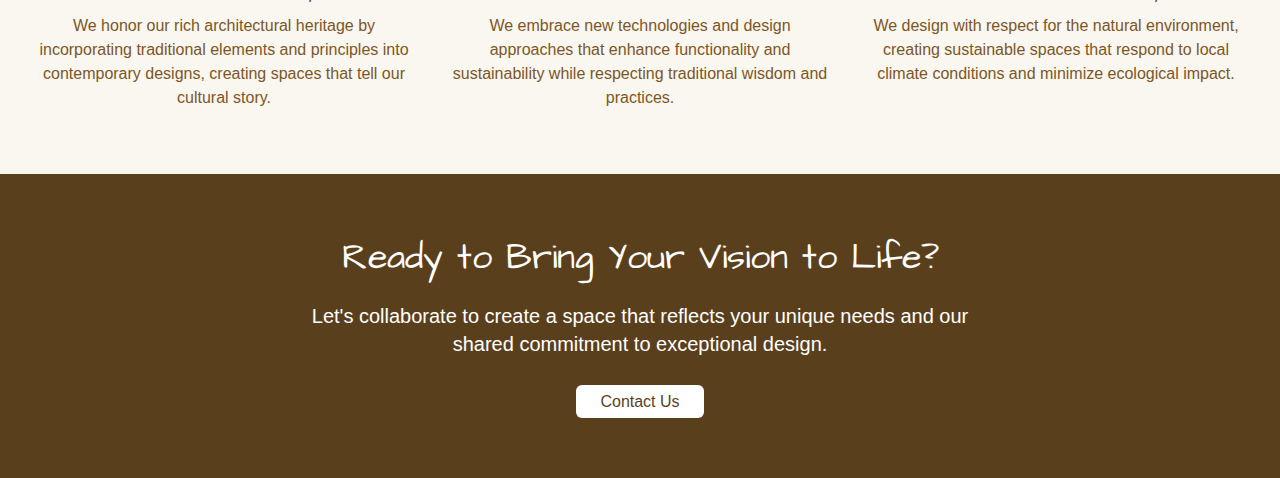
<file: about.html>
<!DOCTYPE html><html lang="en" class="dark"><head><meta charSet="utf-8"/><meta name="viewport" content="width=device-width, initial-scale=1"/><link rel="preload" href="/_next/static/media/569ce4b8f30dc480-s.p.woff2" as="font" crossorigin="" type="font/woff2"/><link rel="preload" href="/_next/static/media/93f479601ee12b01-s.p.woff2" as="font" crossorigin="" type="font/woff2"/><link rel="preload" as="image" href="/images/team/baher-fayez.png"/><link rel="stylesheet" href="/_next/static/css/28603a52fd4166ab.css" data-precedence="next"/><link rel="preload" as="script" fetchPriority="low" href="/_next/static/chunks/webpack-4834c9ba99c4e689.js"/><script src="/_next/static/chunks/ebe977ba-0c1e4516235a047d.js" async=""></script><script src="/_next/static/chunks/411-4e30c66d2c77a034.js" async=""></script><script src="/_next/static/chunks/main-app-84ea6d4515c5d65e.js" async=""></script><meta name="next-size-adjust" content=""/><title>Create Next App</title><meta name="description" content="Generated by create next app"/><link rel="icon" href="/favicon.ico" type="image/x-icon" sizes="16x16"/><script src="/_next/static/chunks/polyfills-42372ed130431b0a.js" noModule=""></script></head><body class="__variable_5cfdac __variable_9a8899 antialiased"><div><section class="relative h-[50vh] flex items-center"><div class="absolute inset-0 bg-black/40 z-10"></div><div class="relative z-20 container-custom text-white"><h1 class="text-4xl md:text-6xl font-architect mb-4">About Us</h1><p class="text-xl md:text-2xl max-w-2xl">Blending tradition with innovation to create timeless architectural masterpieces</p></div><div class="absolute inset-0 -z-10"><div class="w-full h-full bg-desert-700"></div></div></section><section class="py-16"><div class="container-custom"><div class="grid grid-cols-1 lg:grid-cols-2 gap-12 items-center"><div class="order-2 lg:order-1"><h2 class="text-3xl font-architect text-desert-800 mb-6">About Baher Fayez</h2><p class="text-desert-700 mb-6">Baher Fayez is an Egyptian architect and the founder of BM Architects. A proud graduate of the Architecture School at Ain Shams University, Baher has always been driven by a passion to create designs that are not only innovative but deeply connected to the rich layers of Egyptian and Arabic culture. Throughout his career, he has worked to bridge the timeless essence of our heritage with the aspirations of modern life, crafting spaces that reflect a truly modern Egyptian identity.</p><div class="w-24 h-1 bg-desert-500 mb-6"></div></div><div class="order-1 lg:order-2 flex justify-center"><div class="relative w-64 h-64 md:w-80 md:h-80 rounded-full overflow-hidden border-8 border-sand-200 shadow-xl"><img src="/images/team/baher-fayez.png" alt="Baher Fayez - Founder of BM Architects" class="w-full h-full object-cover"/></div></div></div></div></section><section class="py-16 bg-sand-50"><div class="container-custom"><div class="grid grid-cols-1 md:grid-cols-2 gap-12"><div class="bg-white p-8 rounded-lg shadow-lg"><h2 class="text-3xl font-architect text-desert-800 mb-6">Our Vision</h2><p class="text-desert-700 mb-6">At BM Architects, we aspire to create architecturally meaningful works that resonate with our cultural roots. Our vision is to shape a future where architecture is not just functional or visually appealing, but a genuine expression of our modern Egyptian and Arab identity, standing proudly as a beacon of authenticity in a rapidly globalizing world.</p><div class="w-24 h-1 bg-desert-500"></div></div><div class="bg-white p-8 rounded-lg shadow-lg"><h2 class="text-3xl font-architect text-desert-800 mb-6">Our Mission</h2><p class="text-desert-700 mb-6">Our mission is to design spaces that empower and celebrate the authenticity of our culture and country. We are committed to producing architecture that is inspired by our traditions and evolving modern identity, rather than being overshadowed by Western or globalized trends. Every project we undertake is a step towards reinforcing the unique spirit of our heritage through thoughtful, contemporary design.</p><div class="w-24 h-1 bg-desert-500"></div></div></div></div></section><section class="py-16"><div class="container-custom"><h2 class="text-3xl font-architect text-desert-800 text-center mb-12">Our Core Values</h2><div class="grid grid-cols-1 md:grid-cols-3 gap-8"><div class="text-center"><div class="w-20 h-20 rounded-full bg-sand-200 flex items-center justify-center mx-auto mb-6"><svg xmlns="http://www.w3.org/2000/svg" class="h-10 w-10 text-desert-600" fill="none" viewBox="0 0 24 24" stroke="currentColor"><path stroke-linecap="round" stroke-linejoin="round" stroke-width="2" d="M12 8v13m0-13V6a4 4 0 00-4-4H8.8a4 4 0 00-3.2 1.6"></path><path stroke-linecap="round" stroke-linejoin="round" stroke-width="2" d="M5 3v5.4a4 4 0 001.6 3.2L12 16l5.4-4.4a4 4 0 001.6-3.2V3"></path></svg></div><h3 class="text-xl font-architect text-desert-800 mb-3">Cultural Authenticity</h3><p class="text-desert-700">We honor our rich architectural heritage by incorporating traditional elements and principles into contemporary designs, creating spaces that tell our cultural story.</p></div><div class="text-center"><div class="w-20 h-20 rounded-full bg-sand-200 flex items-center justify-center mx-auto mb-6"><svg xmlns="http://www.w3.org/2000/svg" class="h-10 w-10 text-desert-600" fill="none" viewBox="0 0 24 24" stroke="currentColor"><path stroke-linecap="round" stroke-linejoin="round" stroke-width="2" d="M9.663 17h4.673M12 3v1m6.364 1.636l-.707.707M21 12h-1M4 12H3m3.343-5.657l-.707-.707m2.828 9.9a5 5 0 117.072 0l-.548.547A3.374 3.374 0 0014 18.469V19a2 2 0 11-4 0v-.531c0-.895-.356-1.754-.988-2.386l-.548-.547z"></path></svg></div><h3 class="text-xl font-architect text-desert-800 mb-3">Innovation</h3><p class="text-desert-700">We embrace new technologies and design approaches that enhance functionality and sustainability while respecting traditional wisdom and practices.</p></div><div class="text-center"><div class="w-20 h-20 rounded-full bg-sand-200 flex items-center justify-center mx-auto mb-6"><svg xmlns="http://www.w3.org/2000/svg" class="h-10 w-10 text-desert-600" fill="none" viewBox="0 0 24 24" stroke="currentColor"><path stroke-linecap="round" stroke-linejoin="round" stroke-width="2" d="M3.055 11H5a2 2 0 012 2v1a2 2 0 002 2 2 2 0 012 2v2.945M8 3.935V5.5A2.5 2.5 0 0010.5 8h.5a2 2 0 012 2 2 2 0 104 0 2 2 0 012-2h1.064M15 20.488V18a2 2 0 012-2h3.064M21 12a9 9 0 11-18 0 9 9 0 0118 0z"></path></svg></div><h3 class="text-xl font-architect text-desert-800 mb-3">Environmental Harmony</h3><p class="text-desert-700">We design with respect for the natural environment, creating sustainable spaces that respond to local climate conditions and minimize ecological impact.</p></div></div></div></section><section class="py-16 bg-desert-800 text-white"><div class="container-custom text-center"><h2 class="text-3xl md:text-4xl font-architect mb-6">Ready to Bring Your Vision to Life?</h2><p class="text-xl mb-8 max-w-2xl mx-auto">Let&#x27;s collaborate to create a space that reflects your unique needs and our shared commitment to exceptional design.</p><a href="/contact" class="bg-white text-desert-800 hover:bg-sand-200 py-2 px-6 rounded-md transition-colors duration-300">Contact Us</a></div></section></div><script src="/_next/static/chunks/webpack-4834c9ba99c4e689.js" async=""></script><script>(self.__next_f=self.__next_f||[]).push([0])</script><script>self.__next_f.push([1,"1:\"$Sreact.fragment\"\n2:I[9729,[],\"\"]\n3:I[9829,[],\"\"]\n4:I[5358,[],\"OutletBoundary\"]\n6:I[5358,[],\"MetadataBoundary\"]\n8:I[5358,[],\"ViewportBoundary\"]\na:I[672,[],\"\"]\n:HL[\"/_next/static/media/569ce4b8f30dc480-s.p.woff2\",\"font\",{\"crossOrigin\":\"\",\"type\":\"font/woff2\"}]\n:HL[\"/_next/static/media/93f479601ee12b01-s.p.woff2\",\"font\",{\"crossOrigin\":\"\",\"type\":\"font/woff2\"}]\n:HL[\"/_next/static/css/28603a52fd4166ab.css\",\"style\"]\n"])</script><script>self.__next_f.push([1,"0:{\"P\":null,\"b\":\"Gkvevr4RCnVK2Dda1Jp6t\",\"p\":\"\",\"c\":[\"\",\"about\"],\"i\":false,\"f\":[[[\"\",{\"children\":[\"about\",{\"children\":[\"__PAGE__\",{}]}]},\"$undefined\",\"$undefined\",true],[\"\",[\"$\",\"$1\",\"c\",{\"children\":[[[\"$\",\"link\",\"0\",{\"rel\":\"stylesheet\",\"href\":\"/_next/static/css/28603a52fd4166ab.css\",\"precedence\":\"next\",\"crossOrigin\":\"$undefined\",\"nonce\":\"$undefined\"}]],[\"$\",\"html\",null,{\"lang\":\"en\",\"className\":\"dark\",\"children\":[\"$\",\"body\",null,{\"className\":\"__variable_5cfdac __variable_9a8899 antialiased\",\"children\":[\"$\",\"$L2\",null,{\"parallelRouterKey\":\"children\",\"segmentPath\":[\"children\"],\"error\":\"$undefined\",\"errorStyles\":\"$undefined\",\"errorScripts\":\"$undefined\",\"template\":[\"$\",\"$L3\",null,{}],\"templateStyles\":\"$undefined\",\"templateScripts\":\"$undefined\",\"notFound\":[[],[[\"$\",\"title\",null,{\"children\":\"404: This page could not be found.\"}],[\"$\",\"div\",null,{\"style\":{\"fontFamily\":\"system-ui,\\\"Segoe UI\\\",Roboto,Helvetica,Arial,sans-serif,\\\"Apple Color Emoji\\\",\\\"Segoe UI Emoji\\\"\",\"height\":\"100vh\",\"textAlign\":\"center\",\"display\":\"flex\",\"flexDirection\":\"column\",\"alignItems\":\"center\",\"justifyContent\":\"center\"},\"children\":[\"$\",\"div\",null,{\"children\":[[\"$\",\"style\",null,{\"dangerouslySetInnerHTML\":{\"__html\":\"body{color:#000;background:#fff;margin:0}.next-error-h1{border-right:1px solid rgba(0,0,0,.3)}@media (prefers-color-scheme:dark){body{color:#fff;background:#000}.next-error-h1{border-right:1px solid rgba(255,255,255,.3)}}\"}}],[\"$\",\"h1\",null,{\"className\":\"next-error-h1\",\"style\":{\"display\":\"inline-block\",\"margin\":\"0 20px 0 0\",\"padding\":\"0 23px 0 0\",\"fontSize\":24,\"fontWeight\":500,\"verticalAlign\":\"top\",\"lineHeight\":\"49px\"},\"children\":404}],[\"$\",\"div\",null,{\"style\":{\"display\":\"inline-block\"},\"children\":[\"$\",\"h2\",null,{\"style\":{\"fontSize\":14,\"fontWeight\":400,\"lineHeight\":\"49px\",\"margin\":0},\"children\":\"This page could not be found.\"}]}]]}]}]]],\"forbidden\":\"$undefined\",\"unauthorized\":\"$undefined\"}]}]}]]}],{\"children\":[\"about\",[\"$\",\"$1\",\"c\",{\"children\":[null,[\"$\",\"$L2\",null,{\"parallelRouterKey\":\"children\",\"segmentPath\":[\"children\",\"about\",\"children\"],\"error\":\"$undefined\",\"errorStyles\":\"$undefined\",\"errorScripts\":\"$undefined\",\"template\":[\"$\",\"$L3\",null,{}],\"templateStyles\":\"$undefined\",\"templateScripts\":\"$undefined\",\"notFound\":\"$undefined\",\"forbidden\":\"$undefined\",\"unauthorized\":\"$undefined\"}]]}],{\"children\":[\"__PAGE__\",[\"$\",\"$1\",\"c\",{\"children\":[[\"$\",\"div\",null,{\"children\":[[\"$\",\"section\",null,{\"className\":\"relative h-[50vh] flex items-center\",\"children\":[[\"$\",\"div\",null,{\"className\":\"absolute inset-0 bg-black/40 z-10\"}],[\"$\",\"div\",null,{\"className\":\"relative z-20 container-custom text-white\",\"children\":[[\"$\",\"h1\",null,{\"className\":\"text-4xl md:text-6xl font-architect mb-4\",\"children\":\"About Us\"}],[\"$\",\"p\",null,{\"className\":\"text-xl md:text-2xl max-w-2xl\",\"children\":\"Blending tradition with innovation to create timeless architectural masterpieces\"}]]}],[\"$\",\"div\",null,{\"className\":\"absolute inset-0 -z-10\",\"children\":[\"$\",\"div\",null,{\"className\":\"w-full h-full bg-desert-700\"}]}]]}],[\"$\",\"section\",null,{\"className\":\"py-16\",\"children\":[\"$\",\"div\",null,{\"className\":\"container-custom\",\"children\":[\"$\",\"div\",null,{\"className\":\"grid grid-cols-1 lg:grid-cols-2 gap-12 items-center\",\"children\":[[\"$\",\"div\",null,{\"className\":\"order-2 lg:order-1\",\"children\":[[\"$\",\"h2\",null,{\"className\":\"text-3xl font-architect text-desert-800 mb-6\",\"children\":\"About Baher Fayez\"}],[\"$\",\"p\",null,{\"className\":\"text-desert-700 mb-6\",\"children\":\"Baher Fayez is an Egyptian architect and the founder of BM Architects. A proud graduate of the Architecture School at Ain Shams University, Baher has always been driven by a passion to create designs that are not only innovative but deeply connected to the rich layers of Egyptian and Arabic culture. Throughout his career, he has worked to bridge the timeless essence of our heritage with the aspirations of modern life, crafting spaces that reflect a truly modern Egyptian identity.\"}],[\"$\",\"div\",null,{\"className\":\"w-24 h-1 bg-desert-500 mb-6\"}]]}],[\"$\",\"div\",null,{\"className\":\"order-1 lg:order-2 flex justify-center\",\"children\":[\"$\",\"div\",null,{\"className\":\"relative w-64 h-64 md:w-80 md:h-80 rounded-full overflow-hidden border-8 border-sand-200 shadow-xl\",\"children\":[\"$\",\"img\",null,{\"src\":\"/images/team/baher-fayez.png\",\"alt\":\"Baher Fayez - Founder of BM Architects\",\"className\":\"w-full h-full object-cover\"}]}]}]]}]}]}],[\"$\",\"section\",null,{\"className\":\"py-16 bg-sand-50\",\"children\":[\"$\",\"div\",null,{\"className\":\"container-custom\",\"children\":[\"$\",\"div\",null,{\"className\":\"grid grid-cols-1 md:grid-cols-2 gap-12\",\"children\":[[\"$\",\"div\",null,{\"className\":\"bg-white p-8 rounded-lg shadow-lg\",\"children\":[[\"$\",\"h2\",null,{\"className\":\"text-3xl font-architect text-desert-800 mb-6\",\"children\":\"Our Vision\"}],[\"$\",\"p\",null,{\"className\":\"text-desert-700 mb-6\",\"children\":\"At BM Architects, we aspire to create architecturally meaningful works that resonate with our cultural roots. Our vision is to shape a future where architecture is not just functional or visually appealing, but a genuine expression of our modern Egyptian and Arab identity, standing proudly as a beacon of authenticity in a rapidly globalizing world.\"}],[\"$\",\"div\",null,{\"className\":\"w-24 h-1 bg-desert-500\"}]]}],[\"$\",\"div\",null,{\"className\":\"bg-white p-8 rounded-lg shadow-lg\",\"children\":[[\"$\",\"h2\",null,{\"className\":\"text-3xl font-architect text-desert-800 mb-6\",\"children\":\"Our Mission\"}],[\"$\",\"p\",null,{\"className\":\"text-desert-700 mb-6\",\"children\":\"Our mission is to design spaces that empower and celebrate the authenticity of our culture and country. We are committed to producing architecture that is inspired by our traditions and evolving modern identity, rather than being overshadowed by Western or globalized trends. Every project we undertake is a step towards reinforcing the unique spirit of our heritage through thoughtful, contemporary design.\"}],[\"$\",\"div\",null,{\"className\":\"w-24 h-1 bg-desert-500\"}]]}]]}]}]}],[\"$\",\"section\",null,{\"className\":\"py-16\",\"children\":[\"$\",\"div\",null,{\"className\":\"container-custom\",\"children\":[[\"$\",\"h2\",null,{\"className\":\"text-3xl font-architect text-desert-800 text-center mb-12\",\"children\":\"Our Core Values\"}],[\"$\",\"div\",null,{\"className\":\"grid grid-cols-1 md:grid-cols-3 gap-8\",\"children\":[[\"$\",\"div\",null,{\"className\":\"text-center\",\"children\":[[\"$\",\"div\",null,{\"className\":\"w-20 h-20 rounded-full bg-sand-200 flex items-center justify-center mx-auto mb-6\",\"children\":[\"$\",\"svg\",null,{\"xmlns\":\"http://www.w3.org/2000/svg\",\"className\":\"h-10 w-10 text-desert-600\",\"fill\":\"none\",\"viewBox\":\"0 0 24 24\",\"stroke\":\"currentColor\",\"children\":[[\"$\",\"path\",null,{\"strokeLinecap\":\"round\",\"strokeLinejoin\":\"round\",\"strokeWidth\":2,\"d\":\"M12 8v13m0-13V6a4 4 0 00-4-4H8.8a4 4 0 00-3.2 1.6\"}],[\"$\",\"path\",null,{\"strokeLinecap\":\"round\",\"strokeLinejoin\":\"round\",\"strokeWidth\":2,\"d\":\"M5 3v5.4a4 4 0 001.6 3.2L12 16l5.4-4.4a4 4 0 001.6-3.2V3\"}]]}]}],[\"$\",\"h3\",null,{\"className\":\"text-xl font-architect text-desert-800 mb-3\",\"children\":\"Cultural Authenticity\"}],[\"$\",\"p\",null,{\"className\":\"text-desert-700\",\"children\":\"We honor our rich architectural heritage by incorporating traditional elements and principles into contemporary designs, creating spaces that tell our cultural story.\"}]]}],[\"$\",\"div\",null,{\"className\":\"text-center\",\"children\":[[\"$\",\"div\",null,{\"className\":\"w-20 h-20 rounded-full bg-sand-200 flex items-center justify-center mx-auto mb-6\",\"children\":[\"$\",\"svg\",null,{\"xmlns\":\"http://www.w3.org/2000/svg\",\"className\":\"h-10 w-10 text-desert-600\",\"fill\":\"none\",\"viewBox\":\"0 0 24 24\",\"stroke\":\"currentColor\",\"children\":[\"$\",\"path\",null,{\"strokeLinecap\":\"round\",\"strokeLinejoin\":\"round\",\"strokeWidth\":2,\"d\":\"M9.663 17h4.673M12 3v1m6.364 1.636l-.707.707M21 12h-1M4 12H3m3.343-5.657l-.707-.707m2.828 9.9a5 5 0 117.072 0l-.548.547A3.374 3.374 0 0014 18.469V19a2 2 0 11-4 0v-.531c0-.895-.356-1.754-.988-2.386l-.548-.547z\"}]}]}],[\"$\",\"h3\",null,{\"className\":\"text-xl font-architect text-desert-800 mb-3\",\"children\":\"Innovation\"}],[\"$\",\"p\",null,{\"className\":\"text-desert-700\",\"children\":\"We embrace new technologies and design approaches that enhance functionality and sustainability while respecting traditional wisdom and practices.\"}]]}],[\"$\",\"div\",null,{\"className\":\"text-center\",\"children\":[[\"$\",\"div\",null,{\"className\":\"w-20 h-20 rounded-full bg-sand-200 flex items-center justify-center mx-auto mb-6\",\"children\":[\"$\",\"svg\",null,{\"xmlns\":\"http://www.w3.org/2000/svg\",\"className\":\"h-10 w-10 text-desert-600\",\"fill\":\"none\",\"viewBox\":\"0 0 24 24\",\"stroke\":\"currentColor\",\"children\":[\"$\",\"path\",null,{\"strokeLinecap\":\"round\",\"strokeLinejoin\":\"round\",\"strokeWidth\":2,\"d\":\"M3.055 11H5a2 2 0 012 2v1a2 2 0 002 2 2 2 0 012 2v2.945M8 3.935V5.5A2.5 2.5 0 0010.5 8h.5a2 2 0 012 2 2 2 0 104 0 2 2 0 012-2h1.064M15 20.488V18a2 2 0 012-2h3.064M21 12a9 9 0 11-18 0 9 9 0 0118 0z\"}]}]}],[\"$\",\"h3\",null,{\"className\":\"text-xl font-architect text-desert-800 mb-3\",\"children\":\"Environmental Harmony\"}],[\"$\",\"p\",null,{\"className\":\"text-desert-700\",\"children\":\"We design with respect for the natural environment, creating sustainable spaces that respond to local climate conditions and minimize ecological impact.\"}]]}]]}]]}]}],[\"$\",\"section\",null,{\"className\":\"py-16 bg-desert-800 text-white\",\"children\":[\"$\",\"div\",null,{\"className\":\"container-custom text-center\",\"children\":[[\"$\",\"h2\",null,{\"className\":\"text-3xl md:text-4xl font-architect mb-6\",\"children\":\"Ready to Bring Your Vision to Life?\"}],[\"$\",\"p\",null,{\"className\":\"text-xl mb-8 max-w-2xl mx-auto\",\"children\":\"Let's collaborate to create a space that reflects your unique needs and our shared commitment to exceptional design.\"}],[\"$\",\"a\",null,{\"href\":\"/contact\",\"className\":\"bg-white text-desert-800 hover:bg-sand-200 py-2 px-6 rounded-md transition-colors duration-300\",\"children\":\"Contact Us\"}]]}]}]]}],null,[\"$\",\"$L4\",null,{\"children\":\"$L5\"}]]}],{},null,false]},null,false]},null,false],[\"$\",\"$1\",\"h\",{\"children\":[null,[\"$\",\"$1\",\"oFiID3dKquaUp3ljVu_sw\",{\"children\":[[\"$\",\"$L6\",null,{\"children\":\"$L7\"}],[\"$\",\"$L8\",null,{\"children\":\"$L9\"}],[\"$\",\"meta\",null,{\"name\":\"next-size-adjust\",\"content\":\"\"}]]}]]}],false]],\"m\":\"$undefined\",\"G\":[\"$a\",\"$undefined\"],\"s\":false,\"S\":true}\n"])</script><script>self.__next_f.push([1,"9:[[\"$\",\"meta\",\"0\",{\"name\":\"viewport\",\"content\":\"width=device-width, initial-scale=1\"}]]\n7:[[\"$\",\"meta\",\"0\",{\"charSet\":\"utf-8\"}],[\"$\",\"title\",\"1\",{\"children\":\"Create Next App\"}],[\"$\",\"meta\",\"2\",{\"name\":\"description\",\"content\":\"Generated by create next app\"}],[\"$\",\"link\",\"3\",{\"rel\":\"icon\",\"href\":\"/favicon.ico\",\"type\":\"image/x-icon\",\"sizes\":\"16x16\"}]]\n"])</script><script>self.__next_f.push([1,"5:null\n"])</script></body></html>
</file>
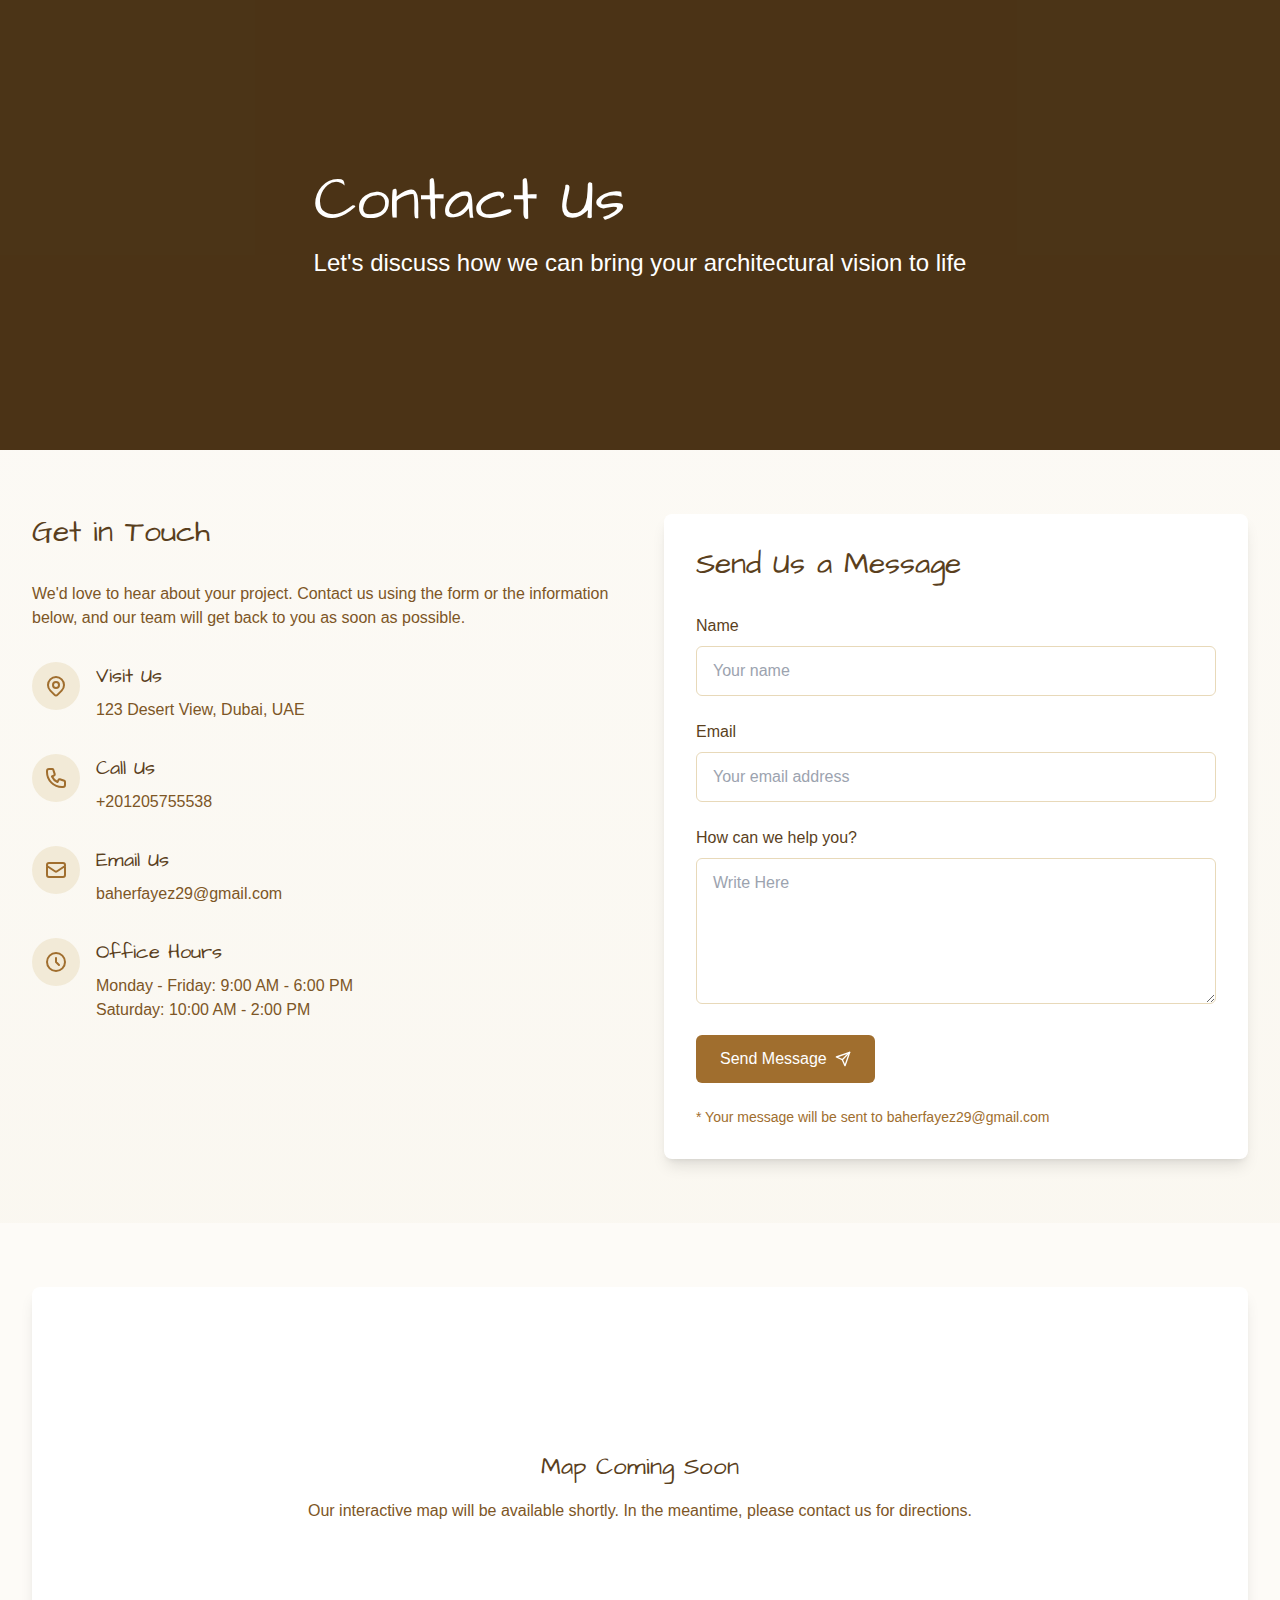
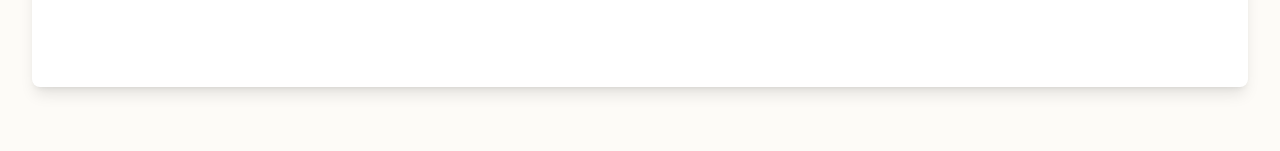
<file: contact.html>
<!DOCTYPE html>
<html lang="en" class="dark">
<head>
    <meta charSet="utf-8"/>
    <meta name="viewport" content="width=device-width, initial-scale=1"/>
    <link rel="preload" href="/_next/static/media/569ce4b8f30dc480-s.p.woff2" as="font" crossorigin="" type="font/woff2"/>
    <link rel="preload" href="/_next/static/media/93f479601ee12b01-s.p.woff2" as="font" crossorigin="" type="font/woff2"/>
    <link rel="stylesheet" href="/_next/static/css/28603a52fd4166ab.css" data-precedence="next"/>
    <link rel="preload" as="script" fetchPriority="low" href="/_next/static/chunks/webpack-4834c9ba99c4e689.js"/>
    <script src="/_next/static/chunks/ebe977ba-0c1e4516235a047d.js" async=""></script>
    <script src="/_next/static/chunks/411-4e30c66d2c77a034.js" async=""></script>
    <script src="/_next/static/chunks/main-app-84ea6d4515c5d65e.js" async=""></script>
    <script src="/_next/static/chunks/app/contact/page-0ca0c782b199b0ab.js" async=""></script>
    <meta name="next-size-adjust" content=""/>
    <title>Contact BM Architects</title>
    <meta name="description" content="Get in touch with BM Architects to discuss your project. Find our contact details, office hours, and send us a message."/>
    <link rel="icon" href="/favicon.ico" type="image/x-icon" sizes="16x16"/>
    <script src="/_next/static/chunks/polyfills-42372ed130431b0a.js" noModule=""></script>
</head>
<body class="__variable_5cfdac __variable_9a8899 antialiased">
    <div>
        <section class="relative h-[50vh] flex items-center">
            <div class="absolute inset-0 bg-black/40 z-10"></div>
            <div class="relative z-20 container-custom text-white">
                <h1 class="text-4xl md:text-6xl font-architect mb-4">Contact Us</h1>
                <p class="text-xl md:text-2xl max-w-2xl">Let's discuss how we can bring your architectural vision to life</p>
            </div>
            <div class="absolute inset-0 -z-10">
                <div class="w-full h-full bg-desert-700"></div>
            </div>
        </section>
        <section class="py-16">
            <div class="container-custom">
                <div class="grid grid-cols-1 lg:grid-cols-2 gap-12">
                    <div>
                        <h2 class="text-3xl font-architect text-desert-800 mb-8">Get in Touch</h2>
                        <p class="text-desert-700 mb-8">We'd love to hear about your project. Contact us using the form or the information below, and our team will get back to you as soon as possible.</p>
                        <div class="space-y-8">
                            <div class="flex items-start space-x-4">
                                <div class="w-12 h-12 rounded-full bg-sand-200 flex items-center justify-center flex-shrink-0">
                                    <svg xmlns="http://www.w3.org/2000/svg" class="h-6 w-6 text-desert-600" fill="none" viewBox="0 0 24 24" stroke="currentColor">
                                        <path stroke-linecap="round" stroke-linejoin="round" stroke-width="2" d="M17.657 16.657L13.414 20.9a1.998 1.998 0 01-2.827 0l-4.244-4.243a8 8 0 1111.314 0z"></path>
                                        <path stroke-linecap="round" stroke-linejoin="round" stroke-width="2" d="M15 11a3 3 0 11-6 0 3 3 0 016 0z"></path>
                                    </svg>
                                </div>
                                <div>
                                    <h3 class="text-xl font-architect text-desert-800 mb-2">Visit Us</h3>
                                    <p class="text-desert-700">7th Abdallah Nadim, Heliopolis, Cairo, Egypt</p>
                                </div>
                            </div>
                            <div class="flex items-start space-x-4">
                                <div class="w-12 h-12 rounded-full bg-sand-200 flex items-center justify-center flex-shrink-0">
                                    <svg xmlns="http://www.w3.org/2000/svg" class="h-6 w-6 text-desert-600" fill="none" viewBox="0 0 24 24" stroke="currentColor">
                                        <path stroke-linecap="round" stroke-linejoin="round" stroke-width="2" d="M3 5a2 2 0 012-2h3.28a1 1 0 01.948.684l1.498 4.493a1 1 0 01-.502 1.21l-2.257 1.13a11.042 11.042 0 005.516 5.516l1.13-2.257a1 1 0 011.21-.502l4.493 1.498a1 1 0 01.684.949V19a2 2 0 01-2 2h-1C9.716 21 3 14.284 3 6V5z"></path>
                                    </svg>
                                </div>
                                <div>
                                    <h3 class="text-xl font-architect text-desert-800 mb-2">Call Us</h3>
                                    <p class="text-desert-700">+201205755538</p>
                                </div>
                            </div>
                            <div class="flex items-start space-x-4">
                                <div class="w-12 h-12 rounded-full bg-sand-200 flex items-center justify-center flex-shrink-0">
                                    <svg xmlns="http://www.w3.org/2000/svg" class="h-6 w-6 text-desert-600" fill="none" viewBox="0 0 24 24" stroke="currentColor">
                                        <path stroke-linecap="round" stroke-linejoin="round" stroke-width="2" d="M3 8l7.89 5.26a2 2 0 002.22 0L21 8M5 19h14a2 2 0 002-2V7a2 2 0 00-2-2H5a2 2 0 00-2 2v10a2 2 0 002 2z"></path>
                                    </svg>
                                </div>
                                <div>
                                    <h3 class="text-xl font-architect text-desert-800 mb-2">Email Us</h3>
                                    <p class="text-desert-700">baherfayez29@gmail.com</p>
                                </div>
                            </div>
                            <div class="flex items-start space-x-4">
                                <div class="w-12 h-12 rounded-full bg-sand-200 flex items-center justify-center flex-shrink-0">
                                    <svg xmlns="http://www.w3.org/2000/svg" class="h-6 w-6 text-desert-600" fill="none" viewBox="0 0 24 24" stroke="currentColor">
                                        <path stroke-linecap="round" stroke-linejoin="round" stroke-width="2" d="M12 8v4l3 3m6-3a9 9 0 11-18 0 9 9 0 0118 0z"></path>
                                    </svg>
                                </div>
                                <div>
                                    <h3 class="text-xl font-architect text-desert-800 mb-2">Office Hours</h3>
                                    <p class="text-desert-700">Monday - Friday: 9:00 AM - 6:00 PM<br/>Saturday: 10:00 AM - 2:00 PM</p>
                                </div>
                            </div>
                        </div>
                    </div>
                    <div class="bg-white p-8 rounded-lg shadow-lg">
                        <h2 class="text-3xl font-architect text-desert-800 mb-8">Send Us a Message</h2>
                        <form class="space-y-6">
                            <div>
                                <label for="name" class="block text-desert-800 font-medium mb-2">Name</label>
                                <input type="text" id="name" placeholder="Your name" class="w-full px-4 py-3 rounded-md border border-sand-300 focus:outline-none focus:ring-2 focus:ring-desert-500" required="" name="name" value=""/>
                            </div>
                            <div>
                                <label for="email" class="block text-desert-800 font-medium mb-2">Email</label>
                                <input type="email" id="email" placeholder="Your email address" class="w-full px-4 py-3 rounded-md border border-sand-300 focus:outline-none focus:ring-2 focus:ring-desert-500" required="" name="email" value=""/>
                            </div>
                            <div>
                                <label for="message" class="block text-desert-800 font-medium mb-2">How can we help you?</label>
                                <textarea id="message" name="message" placeholder="Write Here" rows="5" class="w-full px-4 py-3 rounded-md border border-sand-300 focus:outline-none focus:ring-2 focus:ring-desert-500" required=""></textarea>
                            </div>
                            <button type="submit" id="contact-submit-button" class="bg-desert-600 hover:bg-desert-700 text-white py-3 px-6 rounded-md transition-colors duration-300 flex items-center justify-center disabled:opacity-70">
                                <span>Send Message</span>
                                <svg xmlns="http://www.w3.org/2000/svg" width="24" height="24" viewBox="0 0 24 24" fill="none" stroke="currentColor" stroke-width="2" stroke-linecap="round" stroke-linejoin="round" class="lucide lucide-send ml-2 h-4 w-4">
                                    <path d="m22 2-7 20-4-9-9-4Z"></path>
                                    <path d="M22 2 11 13"></path>
                                </svg>
                            </button>
                            <p class="text-sm text-desert-600">* Your message will be sent to baherfayez29@gmail.com</p>
                        </form>
                    </div>
                </div>
            </div>
        </section>
        <section class="py-16 bg-sand-50">
            <div class="container-custom">
                <div class="bg-white rounded-lg shadow-lg overflow-hidden h-[400px] flex items-center justify-center">
                    <div class="text-center p-8">
                        <h3 class="text-2xl font-architect text-desert-800 mb-4">Map Coming Soon</h3>
                        <p class="text-desert-700">Our interactive map will be available shortly. In the meantime, please contact us for directions.</p>
                    </div>
                </div>
            </div>
        </section>
        
        <!-- Newsletter Signup Section -->
        <section class="py-16 bg-sand-50">
            <div class="container-custom text-center">
                <h2 class="section-title mb-8">Stay Updated</h2>
                <p class="text-xl mb-8 max-w-2xl mx-auto text-desert-700">Subscribe to our newsletter for the latest project updates, insights, and architectural inspiration.</p>
                <div class="flex justify-center">
                    <iframe src="https://gem.godaddy.com/signups/15270ed2d27646a9b0203e7c0b55783a/iframe" scrolling="no" frameborder="0" height="306" style="max-width: 400px; width: 100%; border: 1px solid #ccc; border-radius: 8px;"></iframe>
                </div>
            </div>
        </section>
        
    </div>
    <script src="/js/script.js"></script>
    <script src="/_next/static/chunks/webpack-4834c9ba99c4e689.js" async=""></script>
    <script>(self.__next_f=self.__next_f||[]).push([0])</script>
    <script>self.__next_f.push([1,"1:\"$Sreact.fragment\"\n2:I[9729,[],\"\"]\n3:I[9829,[],\"\"]\n4:I[9224,[],\"ClientPageRoot\"]\n5:I[3368,[\"977\",\"static/chunks/app/contact/page-0ca0c782b199b0ab.js\"],\"default\"]\n8:I[5358,[],\"OutletBoundary\"]\na:I[5358,[],\"MetadataBoundary\"]\nc:I[5358,[],\"ViewportBoundary\"]\ne:I[672,[],\"\"]\n:HL[\"/_next/static/media/569ce4b8f30dc480-s.p.woff2\",\"font\",{\"crossOrigin\":\"\",\"type\":\"font/woff2\"}]\n:HL[\"/_next/static/media/93f479601ee12b01-s.p.woff2\",\"font\",{\"crossOrigin\":\"\",\"type\":\"font/woff2\"}]\n:HL[\"/_next/static/css/28603a52fd4166ab.css\",\"style\"]\n"])</script>
    <script>self.__next_f.push([1,"0:{\"P\":null,\"b\":\"Gkvevr4RCnVK2Dda1Jp6t\",\"p\":\"\",\"c\":[\"\",\"contact\"],\"i\":false,\"f\":[[[\"\",{\"children\":[\"contact\",{\"children\":[\"__PAGE__\",{}]}]},\"$undefined\",\"$undefined\",true],[\"\",[\"$\",\"$1\",\"c\",{\"children\":[[[\"$\",\"link\",\"0\",{\"rel\":\"stylesheet\",\"href\":\"/_next/static/css/28603a52fd4166ab.css\",\"precedence\":\"next\",\"crossOrigin\":\"$undefined\",\"nonce\":\"$undefined\"}]],[\"$\",\"html\",null,{\"lang\":\"en\",\"className\":\"dark\",\"children\":[\"$\",\"body\",null,{\"className\":\"__variable_5cfdac __variable_9a8899 antialiased\",\"children\":[\"$\",\"$L2\",null,{\"parallelRouterKey\":\"children\",\"segmentPath\":[\"children\"],\"error\":\"$undefined\",\"errorStyles\":\"$undefined\",\"errorScripts\":\"$undefined\",\"template\":[\"$\",\"$L3\",null,{}],\"templateStyles\":\"$undefined\",\"templateScripts\":\"$undefined\",\"notFound\":[[],[[\"$\",\"title\",null,{\"children\":\"404: This page could not be found.\"}],[\"$\",\"div\",null,{\"style\":{\"fontFamily\":\"system-ui,\\\"Segoe UI\\\",Roboto,Helvetica,Arial,sans-serif,\\\"Apple Color Emoji\\\",\\\"Segoe UI Emoji\\\"\",\"height\":\"100vh\",\"textAlign\":\"center\",\"display\":\"flex\",\"flexDirection\":\"column\",\"alignItems\":\"center\",\"justifyContent\":\"center\"},\"children\":[\"$\",\"div\",null,{\"children\":[[\"$\",\"style\",null,{\"dangerouslySetInnerHTML\":{\"__html\":\"body{color:#000;background:#fff;margin:0}.next-error-h1{border-right:1px solid rgba(0,0,0,.3)}@media (prefers-color-scheme:dark){body{color:#fff;background:#000}.next-error-h1{border-right:1px solid rgba(255,255,255,.3)}}\"}}],[\"$\",\"h1\",null,{\"className\":\"next-error-h1\",\"style\":{\"display\":\"inline-block\",\"margin\":\"0 20px 0 0\",\"padding\":\"0 23px 0 0\",\"fontSize\":24,\"fontWeight\":500,\"verticalAlign\":\"top\",\"lineHeight\":\"49px\"},\"children\":404}],[\"$\",\"div\",null,{\"style\":{\"display\":\"inline-block\"},\"children\":[\"$\",\"h2\",null,{\"style\":{\"fontSize\":14,\"fontWeight\":400,\"lineHeight\":\"49px\",\"margin\":0},\"children\":\"This page could not be found.\"}]}]]}]}]]],\"forbidden\":\"$undefined\",\"unauthorized\":\"$undefined\"}]}]}]]}],{\"children\":[\"contact\",[\"$\",\"$1\",\"c\",{\"children\":[null,[\"$\",\"$L2\",null,{\"parallelRouterKey\":\"children\",\"segmentPath\":[\"children\",\"contact\",\"children\"],\"error\":\"$undefined\",\"errorStyles\":\"$undefined\",\"errorScripts\":\"$undefined\",\"template\":[\"$\",\"$L3\",null,{}],\"templateStyles\":\"$undefined\",\"templateScripts\":\"$undefined\",\"notFound\":\"$undefined\",\"forbidden\":\"$undefined\",\"unauthorized\":\"$undefined\"}]]}],{\"children\":[\"__PAGE__\",[\"$\",\"$1\",\"c\",{\"children\":[[\"$\",\"$L4\",null,{\"Component\":\"$5\",\"searchParams\":{},\"params\":{},\"promises\":[\"$@6\",\"$@7\"]}],null,[\"$\",\"$L8\",null,{\"children\":\"$L9\"}]]}],{},null,false]},null,false]},null,false],[\"$\",\"$1\",\"h\",{\"children\":[null,[\"$\",\"$1\",\"St1msQA-AQZ-aj_I2q_7g\",{\"children\":[[\"$\",\"$La\",null,{\"children\":\"$Lb\"}],[\"$\",\"$Lc\",null,{\"children\":\"$Ld\"}],[\"$\",\"meta\",null,{\"name\":\"next-size-adjust\",\"content\":\"\"}]]}]]}],false]],\"m\":\"$undefined\",\"G\":[\"$e\",\"$undefined\"],\"s\":false,\"S\":true}\n"])</script>
    <script>self.__next_f.push([1,"6:{}\n7:{}\n"])</script>
    <script>self.__next_f.push([1,"d:[[\"$\",\"meta\",\"0\",{\"name\":\"viewport\",\"content\":\"width=device-width, initial-scale=1\"}]]\nb:[[\"$\",\"meta\",\"0\",{\"charSet\":\"utf-8\"}],[\"$\",\"title\",\"1\",{\"children\":\"Create Next App\"}],[\"$\",\"meta\",\"2\",{\"name\":\"description\",\"content\":\"Generated by create next app\"}],[\"$\",\"link\",\"3\",{\"rel\":\"icon\",\"href\":\"/favicon.ico\",\"type\":\"image/x-icon\",\"sizes\":\"16x16\"}]]\n"])</script>
    <script>self.__next_f.push([1,"9:null\n"])</script>
</body>
</html>
</file>
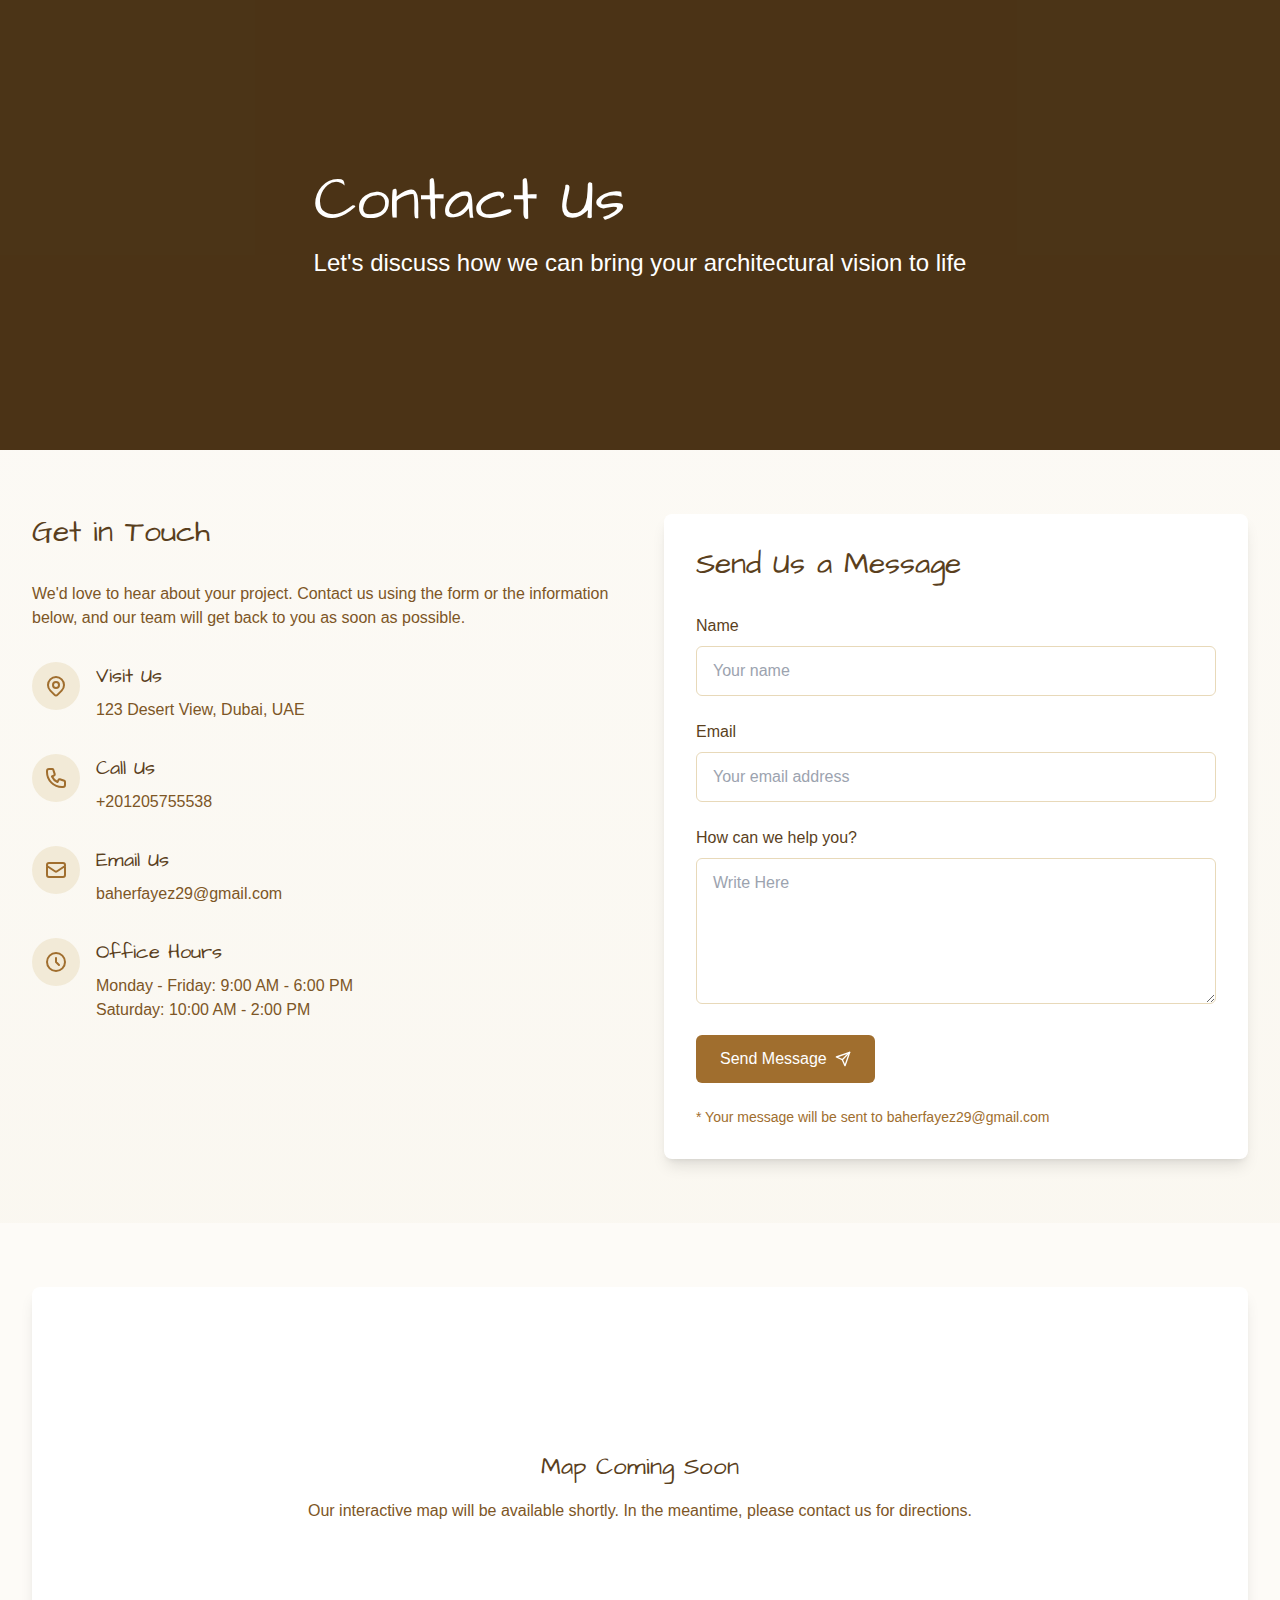
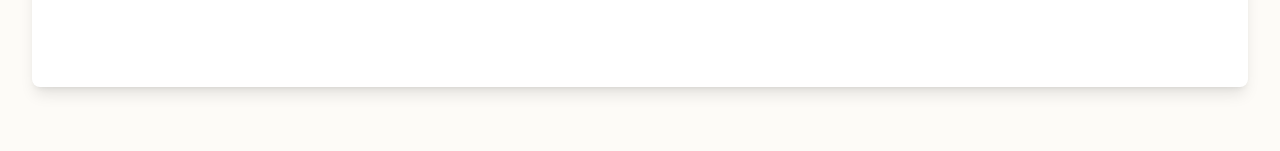
<file: .next/contact.html>
<!DOCTYPE html>
<html lang="en" class="dark">
<head>
    <meta charSet="utf-8"/>
    <meta name="viewport" content="width=device-width, initial-scale=1"/>
    <link rel="preload" href="/_next/static/media/569ce4b8f30dc480-s.p.woff2" as="font" crossorigin="" type="font/woff2"/>
    <link rel="preload" href="/_next/static/media/93f479601ee12b01-s.p.woff2" as="font" crossorigin="" type="font/woff2"/>
    <link rel="stylesheet" href="/_next/static/css/28603a52fd4166ab.css" data-precedence="next"/>
    <link rel="preload" as="script" fetchPriority="low" href="/_next/static/chunks/webpack-4834c9ba99c4e689.js"/>
    <script src="/_next/static/chunks/ebe977ba-0c1e4516235a047d.js" async=""></script>
    <script src="/_next/static/chunks/411-4e30c66d2c77a034.js" async=""></script>
    <script src="/_next/static/chunks/main-app-84ea6d4515c5d65e.js" async=""></script>
    <script src="/_next/static/chunks/app/contact/page-0ca0c782b199b0ab.js" async=""></script>
    <meta name="next-size-adjust" content=""/>
    <title>Contact BM Architects</title>
    <meta name="description" content="Get in touch with BM Architects to discuss your project. Find our contact details, office hours, and send us a message."/>
    <link rel="icon" href="/favicon.ico" type="image/x-icon" sizes="16x16"/>
    <script src="/_next/static/chunks/polyfills-42372ed130431b0a.js" noModule=""></script>
</head>
<body class="__variable_5cfdac __variable_9a8899 antialiased">
    <div>
        <section class="relative h-[50vh] flex items-center">
            <div class="absolute inset-0 bg-black/40 z-10"></div>
            <div class="relative z-20 container-custom text-white">
                <h1 class="text-4xl md:text-6xl font-architect mb-4">Contact Us</h1>
                <p class="text-xl md:text-2xl max-w-2xl">Let's discuss how we can bring your architectural vision to life</p>
            </div>
            <div class="absolute inset-0 -z-10">
                <div class="w-full h-full bg-desert-700"></div>
            </div>
        </section>
        <section class="py-16">
            <div class="container-custom">
                <div class="grid grid-cols-1 lg:grid-cols-2 gap-12">
                    <div>
                        <h2 class="text-3xl font-architect text-desert-800 mb-8">Get in Touch</h2>
                        <p class="text-desert-700 mb-8">We'd love to hear about your project. Contact us using the form or the information below, and our team will get back to you as soon as possible.</p>
                        <div class="space-y-8">
                            <div class="flex items-start space-x-4">
                                <div class="w-12 h-12 rounded-full bg-sand-200 flex items-center justify-center flex-shrink-0">
                                    <svg xmlns="http://www.w3.org/2000/svg" class="h-6 w-6 text-desert-600" fill="none" viewBox="0 0 24 24" stroke="currentColor">
                                        <path stroke-linecap="round" stroke-linejoin="round" stroke-width="2" d="M17.657 16.657L13.414 20.9a1.998 1.998 0 01-2.827 0l-4.244-4.243a8 8 0 1111.314 0z"></path>
                                        <path stroke-linecap="round" stroke-linejoin="round" stroke-width="2" d="M15 11a3 3 0 11-6 0 3 3 0 016 0z"></path>
                                    </svg>
                                </div>
                                <div>
                                    <h3 class="text-xl font-architect text-desert-800 mb-2">Visit Us</h3>
                                    <p class="text-desert-700">123 Desert View, Dubai, UAE</p>
                                </div>
                            </div>
                            <div class="flex items-start space-x-4">
                                <div class="w-12 h-12 rounded-full bg-sand-200 flex items-center justify-center flex-shrink-0">
                                    <svg xmlns="http://www.w3.org/2000/svg" class="h-6 w-6 text-desert-600" fill="none" viewBox="0 0 24 24" stroke="currentColor">
                                        <path stroke-linecap="round" stroke-linejoin="round" stroke-width="2" d="M3 5a2 2 0 012-2h3.28a1 1 0 01.948.684l1.498 4.493a1 1 0 01-.502 1.21l-2.257 1.13a11.042 11.042 0 005.516 5.516l1.13-2.257a1 1 0 011.21-.502l4.493 1.498a1 1 0 01.684.949V19a2 2 0 01-2 2h-1C9.716 21 3 14.284 3 6V5z"></path>
                                    </svg>
                                </div>
                                <div>
                                    <h3 class="text-xl font-architect text-desert-800 mb-2">Call Us</h3>
                                    <p class="text-desert-700">+201205755538</p>
                                </div>
                            </div>
                            <div class="flex items-start space-x-4">
                                <div class="w-12 h-12 rounded-full bg-sand-200 flex items-center justify-center flex-shrink-0">
                                    <svg xmlns="http://www.w3.org/2000/svg" class="h-6 w-6 text-desert-600" fill="none" viewBox="0 0 24 24" stroke="currentColor">
                                        <path stroke-linecap="round" stroke-linejoin="round" stroke-width="2" d="M3 8l7.89 5.26a2 2 0 002.22 0L21 8M5 19h14a2 2 0 002-2V7a2 2 0 00-2-2H5a2 2 0 00-2 2v10a2 2 0 002 2z"></path>
                                    </svg>
                                </div>
                                <div>
                                    <h3 class="text-xl font-architect text-desert-800 mb-2">Email Us</h3>
                                    <p class="text-desert-700">baherfayez29@gmail.com</p>
                                </div>
                            </div>
                            <div class="flex items-start space-x-4">
                                <div class="w-12 h-12 rounded-full bg-sand-200 flex items-center justify-center flex-shrink-0">
                                    <svg xmlns="http://www.w3.org/2000/svg" class="h-6 w-6 text-desert-600" fill="none" viewBox="0 0 24 24" stroke="currentColor">
                                        <path stroke-linecap="round" stroke-linejoin="round" stroke-width="2" d="M12 8v4l3 3m6-3a9 9 0 11-18 0 9 9 0 0118 0z"></path>
                                    </svg>
                                </div>
                                <div>
                                    <h3 class="text-xl font-architect text-desert-800 mb-2">Office Hours</h3>
                                    <p class="text-desert-700">Monday - Friday: 9:00 AM - 6:00 PM<br/>Saturday: 10:00 AM - 2:00 PM</p>
                                </div>
                            </div>
                        </div>
                    </div>
                    <div class="bg-white p-8 rounded-lg shadow-lg">
                        <h2 class="text-3xl font-architect text-desert-800 mb-8">Send Us a Message</h2>
                        <form class="space-y-6">
                            <div>
                                <label for="name" class="block text-desert-800 font-medium mb-2">Name</label>
                                <input type="text" id="name" placeholder="Your name" class="w-full px-4 py-3 rounded-md border border-sand-300 focus:outline-none focus:ring-2 focus:ring-desert-500" required="" name="name" value=""/>
                            </div>
                            <div>
                                <label for="email" class="block text-desert-800 font-medium mb-2">Email</label>
                                <input type="email" id="email" placeholder="Your email address" class="w-full px-4 py-3 rounded-md border border-sand-300 focus:outline-none focus:ring-2 focus:ring-desert-500" required="" name="email" value=""/>
                            </div>
                            <div>
                                <label for="message" class="block text-desert-800 font-medium mb-2">How can we help you?</label>
                                <textarea id="message" name="message" placeholder="Write Here" rows="5" class="w-full px-4 py-3 rounded-md border border-sand-300 focus:outline-none focus:ring-2 focus:ring-desert-500" required=""></textarea>
                            </div>
                            <button type="submit" id="contact-submit-button" class="bg-desert-600 hover:bg-desert-700 text-white py-3 px-6 rounded-md transition-colors duration-300 flex items-center justify-center disabled:opacity-70">
                                <span>Send Message</span>
                                <svg xmlns="http://www.w3.org/2000/svg" width="24" height="24" viewBox="0 0 24 24" fill="none" stroke="currentColor" stroke-width="2" stroke-linecap="round" stroke-linejoin="round" class="lucide lucide-send ml-2 h-4 w-4">
                                    <path d="m22 2-7 20-4-9-9-4Z"></path>
                                    <path d="M22 2 11 13"></path>
                                </svg>
                            </button>
                            <p class="text-sm text-desert-600">* Your message will be sent to baherfayez29@gmail.com</p>
                        </form>
                    </div>
                </div>
            </div>
        </section>
        <section class="py-16 bg-sand-50">
            <div class="container-custom">
                <div class="bg-white rounded-lg shadow-lg overflow-hidden h-[400px] flex items-center justify-center">
                    <div class="text-center p-8">
                        <h3 class="text-2xl font-architect text-desert-800 mb-4">Map Coming Soon</h3>
                        <p class="text-desert-700">Our interactive map will be available shortly. In the meantime, please contact us for directions.</p>
                    </div>
                </div>
            </div>
        </section>
        
        <!-- Newsletter Signup Section -->
        <section class="py-16 bg-sand-50">
            <div class="container-custom text-center">
                <h2 class="section-title mb-8">Stay Updated</h2>
                <p class="text-xl mb-8 max-w-2xl mx-auto text-desert-700">Subscribe to our newsletter for the latest project updates, insights, and architectural inspiration.</p>
                <div class="flex justify-center">
                    <iframe src="https://gem.godaddy.com/signups/15270ed2d27646a9b0203e7c0b55783a/iframe" scrolling="no" frameborder="0" height="306" style="max-width: 400px; width: 100%; border: 1px solid #ccc; border-radius: 8px;"></iframe>
                </div>
            </div>
        </section>
        
    </div>
    <script src="/js/script.js"></script>
    <script src="/_next/static/chunks/webpack-4834c9ba99c4e689.js" async=""></script>
    <script>(self.__next_f=self.__next_f||[]).push([0])</script>
    <script>self.__next_f.push([1,"1:\"$Sreact.fragment\"\n2:I[9729,[],\"\"]\n3:I[9829,[],\"\"]\n4:I[9224,[],\"ClientPageRoot\"]\n5:I[3368,[\"977\",\"static/chunks/app/contact/page-0ca0c782b199b0ab.js\"],\"default\"]\n8:I[5358,[],\"OutletBoundary\"]\na:I[5358,[],\"MetadataBoundary\"]\nc:I[5358,[],\"ViewportBoundary\"]\ne:I[672,[],\"\"]\n:HL[\"/_next/static/media/569ce4b8f30dc480-s.p.woff2\",\"font\",{\"crossOrigin\":\"\",\"type\":\"font/woff2\"}]\n:HL[\"/_next/static/media/93f479601ee12b01-s.p.woff2\",\"font\",{\"crossOrigin\":\"\",\"type\":\"font/woff2\"}]\n:HL[\"/_next/static/css/28603a52fd4166ab.css\",\"style\"]\n"])</script>
    <script>self.__next_f.push([1,"0:{\"P\":null,\"b\":\"Gkvevr4RCnVK2Dda1Jp6t\",\"p\":\"\",\"c\":[\"\",\"contact\"],\"i\":false,\"f\":[[[\"\",{\"children\":[\"contact\",{\"children\":[\"__PAGE__\",{}]}]},\"$undefined\",\"$undefined\",true],[\"\",[\"$\",\"$1\",\"c\",{\"children\":[[[\"$\",\"link\",\"0\",{\"rel\":\"stylesheet\",\"href\":\"/_next/static/css/28603a52fd4166ab.css\",\"precedence\":\"next\",\"crossOrigin\":\"$undefined\",\"nonce\":\"$undefined\"}]],[\"$\",\"html\",null,{\"lang\":\"en\",\"className\":\"dark\",\"children\":[\"$\",\"body\",null,{\"className\":\"__variable_5cfdac __variable_9a8899 antialiased\",\"children\":[\"$\",\"$L2\",null,{\"parallelRouterKey\":\"children\",\"segmentPath\":[\"children\"],\"error\":\"$undefined\",\"errorStyles\":\"$undefined\",\"errorScripts\":\"$undefined\",\"template\":[\"$\",\"$L3\",null,{}],\"templateStyles\":\"$undefined\",\"templateScripts\":\"$undefined\",\"notFound\":[[],[[\"$\",\"title\",null,{\"children\":\"404: This page could not be found.\"}],[\"$\",\"div\",null,{\"style\":{\"fontFamily\":\"system-ui,\\\"Segoe UI\\\",Roboto,Helvetica,Arial,sans-serif,\\\"Apple Color Emoji\\\",\\\"Segoe UI Emoji\\\"\",\"height\":\"100vh\",\"textAlign\":\"center\",\"display\":\"flex\",\"flexDirection\":\"column\",\"alignItems\":\"center\",\"justifyContent\":\"center\"},\"children\":[\"$\",\"div\",null,{\"children\":[[\"$\",\"style\",null,{\"dangerouslySetInnerHTML\":{\"__html\":\"body{color:#000;background:#fff;margin:0}.next-error-h1{border-right:1px solid rgba(0,0,0,.3)}@media (prefers-color-scheme:dark){body{color:#fff;background:#000}.next-error-h1{border-right:1px solid rgba(255,255,255,.3)}}\"}}],[\"$\",\"h1\",null,{\"className\":\"next-error-h1\",\"style\":{\"display\":\"inline-block\",\"margin\":\"0 20px 0 0\",\"padding\":\"0 23px 0 0\",\"fontSize\":24,\"fontWeight\":500,\"verticalAlign\":\"top\",\"lineHeight\":\"49px\"},\"children\":404}],[\"$\",\"div\",null,{\"style\":{\"display\":\"inline-block\"},\"children\":[\"$\",\"h2\",null,{\"style\":{\"fontSize\":14,\"fontWeight\":400,\"lineHeight\":\"49px\",\"margin\":0},\"children\":\"This page could not be found.\"}]}]]}]}]]],\"forbidden\":\"$undefined\",\"unauthorized\":\"$undefined\"}]}]}]]}],{\"children\":[\"contact\",[\"$\",\"$1\",\"c\",{\"children\":[null,[\"$\",\"$L2\",null,{\"parallelRouterKey\":\"children\",\"segmentPath\":[\"children\",\"contact\",\"children\"],\"error\":\"$undefined\",\"errorStyles\":\"$undefined\",\"errorScripts\":\"$undefined\",\"template\":[\"$\",\"$L3\",null,{}],\"templateStyles\":\"$undefined\",\"templateScripts\":\"$undefined\",\"notFound\":\"$undefined\",\"forbidden\":\"$undefined\",\"unauthorized\":\"$undefined\"}]]}],{\"children\":[\"__PAGE__\",[\"$\",\"$1\",\"c\",{\"children\":[[\"$\",\"$L4\",null,{\"Component\":\"$5\",\"searchParams\":{},\"params\":{},\"promises\":[\"$@6\",\"$@7\"]}],null,[\"$\",\"$L8\",null,{\"children\":\"$L9\"}]]}],{},null,false]},null,false]},null,false],[\"$\",\"$1\",\"h\",{\"children\":[null,[\"$\",\"$1\",\"St1msQA-AQZ-aj_I2q_7g\",{\"children\":[[\"$\",\"$La\",null,{\"children\":\"$Lb\"}],[\"$\",\"$Lc\",null,{\"children\":\"$Ld\"}],[\"$\",\"meta\",null,{\"name\":\"next-size-adjust\",\"content\":\"\"}]]}]]}],false]],\"m\":\"$undefined\",\"G\":[\"$e\",\"$undefined\"],\"s\":false,\"S\":true}\n"])</script>
    <script>self.__next_f.push([1,"6:{}\n7:{}\n"])</script>
    <script>self.__next_f.push([1,"d:[[\"$\",\"meta\",\"0\",{\"name\":\"viewport\",\"content\":\"width=device-width, initial-scale=1\"}]]\nb:[[\"$\",\"meta\",\"0\",{\"charSet\":\"utf-8\"}],[\"$\",\"title\",\"1\",{\"children\":\"Create Next App\"}],[\"$\",\"meta\",\"2\",{\"name\":\"description\",\"content\":\"Generated by create next app\"}],[\"$\",\"link\",\"3\",{\"rel\":\"icon\",\"href\":\"/favicon.ico\",\"type\":\"image/x-icon\",\"sizes\":\"16x16\"}]]\n"])</script>
    <script>self.__next_f.push([1,"9:null\n"])</script>
</body>
</html>
</file>
<file: _next/static/css/28603a52fd4166ab.css>
@font-face{font-family:Geist;font-style:normal;font-weight:100 900;font-display:swap;src:url(/_next/static/media/8d697b304b401681-s.woff2) format("woff2");unicode-range:u+0301,u+0400-045f,u+0490-0491,u+04b0-04b1,u+2116}@font-face{font-family:Geist;font-style:normal;font-weight:100 900;font-display:swap;src:url(/_next/static/media/ba015fad6dcf6784-s.woff2) format("woff2");unicode-range:u+0100-02ba,u+02bd-02c5,u+02c7-02cc,u+02ce-02d7,u+02dd-02ff,u+0304,u+0308,u+0329,u+1d00-1dbf,u+1e00-1e9f,u+1ef2-1eff,u+2020,u+20a0-20ab,u+20ad-20c0,u+2113,u+2c60-2c7f,u+a720-a7ff}@font-face{font-family:Geist;font-style:normal;font-weight:100 900;font-display:swap;src:url(/_next/static/media/569ce4b8f30dc480-s.p.woff2) format("woff2");unicode-range:u+00??,u+0131,u+0152-0153,u+02bb-02bc,u+02c6,u+02da,u+02dc,u+0304,u+0308,u+0329,u+2000-206f,u+20ac,u+2122,u+2191,u+2193,u+2212,u+2215,u+feff,u+fffd}@font-face{font-family:Geist Fallback;src:local("Arial");ascent-override:95.94%;descent-override:28.16%;line-gap-override:0.00%;size-adjust:104.76%}.__className_5cfdac{font-family:Geist,Geist Fallback;font-style:normal}.__variable_5cfdac{--font-geist-sans:"Geist","Geist Fallback"}@font-face{font-family:Geist Mono;font-style:normal;font-weight:100 900;font-display:swap;src:url(/_next/static/media/9610d9e46709d722-s.woff2) format("woff2");unicode-range:u+0301,u+0400-045f,u+0490-0491,u+04b0-04b1,u+2116}@font-face{font-family:Geist Mono;font-style:normal;font-weight:100 900;font-display:swap;src:url(/_next/static/media/747892c23ea88013-s.woff2) format("woff2");unicode-range:u+0100-02ba,u+02bd-02c5,u+02c7-02cc,u+02ce-02d7,u+02dd-02ff,u+0304,u+0308,u+0329,u+1d00-1dbf,u+1e00-1e9f,u+1ef2-1eff,u+2020,u+20a0-20ab,u+20ad-20c0,u+2113,u+2c60-2c7f,u+a720-a7ff}@font-face{font-family:Geist Mono;font-style:normal;font-weight:100 900;font-display:swap;src:url(/_next/static/media/93f479601ee12b01-s.p.woff2) format("woff2");unicode-range:u+00??,u+0131,u+0152-0153,u+02bb-02bc,u+02c6,u+02da,u+02dc,u+0304,u+0308,u+0329,u+2000-206f,u+20ac,u+2122,u+2191,u+2193,u+2212,u+2215,u+feff,u+fffd}@font-face{font-family:Geist Mono Fallback;src:local("Arial");ascent-override:74.67%;descent-override:21.92%;line-gap-override:0.00%;size-adjust:134.59%}.__className_9a8899{font-family:Geist Mono,Geist Mono Fallback;font-style:normal}.__variable_9a8899{--font-geist-mono:"Geist Mono","Geist Mono Fallback"}@font-face{font-family:Architects Daughter;font-style:normal;font-display:swap;font-weight:400;src:url(/_next/static/media/architects-daughter-latin-ext-400-normal.8ef63492.woff2) format("woff2"),url(/_next/static/media/architects-daughter-latin-ext-400-normal.c1d37b74.woff) format("woff");unicode-range:u+0100-02ba,u+02bd-02c5,u+02c7-02cc,u+02ce-02d7,u+02dd-02ff,u+0304,u+0308,u+0329,u+1d00-1dbf,u+1e00-1e9f,u+1ef2-1eff,u+2020,u+20a0-20ab,u+20ad-20c0,u+2113,u+2c60-2c7f,u+a720-a7ff}@font-face{font-family:Architects Daughter;font-style:normal;font-display:swap;font-weight:400;src:url(/_next/static/media/architects-daughter-latin-400-normal.95d916ab.woff2) format("woff2"),url(/_next/static/media/architects-daughter-latin-400-normal.62ecf533.woff) format("woff");unicode-range:u+00??,u+0131,u+0152-0153,u+02bb-02bc,u+02c6,u+02da,u+02dc,u+0304,u+0308,u+0329,u+2000-206f,u+20ac,u+2122,u+2191,u+2193,u+2212,u+2215,u+feff,u+fffd}*,:after,:before{--tw-border-spacing-x:0;--tw-border-spacing-y:0;--tw-translate-x:0;--tw-translate-y:0;--tw-rotate:0;--tw-skew-x:0;--tw-skew-y:0;--tw-scale-x:1;--tw-scale-y:1;--tw-pan-x: ;--tw-pan-y: ;--tw-pinch-zoom: ;--tw-scroll-snap-strictness:proximity;--tw-gradient-from-position: ;--tw-gradient-via-position: ;--tw-gradient-to-position: ;--tw-ordinal: ;--tw-slashed-zero: ;--tw-numeric-figure: ;--tw-numeric-spacing: ;--tw-numeric-fraction: ;--tw-ring-inset: ;--tw-ring-offset-width:0px;--tw-ring-offset-color:#fff;--tw-ring-color:rgba(59,130,246,.5);--tw-ring-offset-shadow:0 0 #0000;--tw-ring-shadow:0 0 #0000;--tw-shadow:0 0 #0000;--tw-shadow-colored:0 0 #0000;--tw-blur: ;--tw-brightness: ;--tw-contrast: ;--tw-grayscale: ;--tw-hue-rotate: ;--tw-invert: ;--tw-saturate: ;--tw-sepia: ;--tw-drop-shadow: ;--tw-backdrop-blur: ;--tw-backdrop-brightness: ;--tw-backdrop-contrast: ;--tw-backdrop-grayscale: ;--tw-backdrop-hue-rotate: ;--tw-backdrop-invert: ;--tw-backdrop-opacity: ;--tw-backdrop-saturate: ;--tw-backdrop-sepia: ;--tw-contain-size: ;--tw-contain-layout: ;--tw-contain-paint: ;--tw-contain-style: }::backdrop{--tw-border-spacing-x:0;--tw-border-spacing-y:0;--tw-translate-x:0;--tw-translate-y:0;--tw-rotate:0;--tw-skew-x:0;--tw-skew-y:0;--tw-scale-x:1;--tw-scale-y:1;--tw-pan-x: ;--tw-pan-y: ;--tw-pinch-zoom: ;--tw-scroll-snap-strictness:proximity;--tw-gradient-from-position: ;--tw-gradient-via-position: ;--tw-gradient-to-position: ;--tw-ordinal: ;--tw-slashed-zero: ;--tw-numeric-figure: ;--tw-numeric-spacing: ;--tw-numeric-fraction: ;--tw-ring-inset: ;--tw-ring-offset-width:0px;--tw-ring-offset-color:#fff;--tw-ring-color:rgba(59,130,246,.5);--tw-ring-offset-shadow:0 0 #0000;--tw-ring-shadow:0 0 #0000;--tw-shadow:0 0 #0000;--tw-shadow-colored:0 0 #0000;--tw-blur: ;--tw-brightness: ;--tw-contrast: ;--tw-grayscale: ;--tw-hue-rotate: ;--tw-invert: ;--tw-saturate: ;--tw-sepia: ;--tw-drop-shadow: ;--tw-backdrop-blur: ;--tw-backdrop-brightness: ;--tw-backdrop-contrast: ;--tw-backdrop-grayscale: ;--tw-backdrop-hue-rotate: ;--tw-backdrop-invert: ;--tw-backdrop-opacity: ;--tw-backdrop-saturate: ;--tw-backdrop-sepia: ;--tw-contain-size: ;--tw-contain-layout: ;--tw-contain-paint: ;--tw-contain-style: }
/*
! tailwindcss v3.4.17 | MIT License | https://tailwindcss.com
*/*,:after,:before{box-sizing:border-box;border:0 solid #e5e7eb}:after,:before{--tw-content:""}:host,html{line-height:1.5;-webkit-text-size-adjust:100%;-moz-tab-size:4;-o-tab-size:4;tab-size:4;font-family:Inter,sans-serif;font-feature-settings:normal;font-variation-settings:normal;-webkit-tap-highlight-color:transparent}body{margin:0;line-height:inherit}hr{height:0;color:inherit;border-top-width:1px}abbr:where([title]){-webkit-text-decoration:underline dotted;text-decoration:underline dotted}h1,h2,h3,h4,h5,h6{font-size:inherit;font-weight:inherit}a{color:inherit;text-decoration:inherit}b,strong{font-weight:bolder}code,kbd,pre,samp{font-family:ui-monospace,SFMono-Regular,Menlo,Monaco,Consolas,Liberation Mono,Courier New,monospace;font-feature-settings:normal;font-variation-settings:normal;font-size:1em}small{font-size:80%}sub,sup{font-size:75%;line-height:0;position:relative;vertical-align:baseline}sub{bottom:-.25em}sup{top:-.5em}table{text-indent:0;border-color:inherit;border-collapse:collapse}button,input,optgroup,select,textarea{font-family:inherit;font-feature-settings:inherit;font-variation-settings:inherit;font-size:100%;font-weight:inherit;line-height:inherit;letter-spacing:inherit;color:inherit;margin:0;padding:0}button,select{text-transform:none}button,input:where([type=button]),input:where([type=reset]),input:where([type=submit]){-webkit-appearance:button;background-color:transparent;background-image:none}:-moz-focusring{outline:auto}:-moz-ui-invalid{box-shadow:none}progress{vertical-align:baseline}::-webkit-inner-spin-button,::-webkit-outer-spin-button{height:auto}[type=search]{-webkit-appearance:textfield;outline-offset:-2px}::-webkit-search-decoration{-webkit-appearance:none}::-webkit-file-upload-button{-webkit-appearance:button;font:inherit}summary{display:list-item}blockquote,dd,dl,figure,h1,h2,h3,h4,h5,h6,hr,p,pre{margin:0}fieldset{margin:0}fieldset,legend{padding:0}menu,ol,ul{list-style:none;margin:0;padding:0}dialog{padding:0}textarea{resize:vertical}input::-moz-placeholder,textarea::-moz-placeholder{opacity:1;color:#9ca3af}input::placeholder,textarea::placeholder{opacity:1;color:#9ca3af}[role=button],button{cursor:pointer}:disabled{cursor:default}audio,canvas,embed,iframe,img,object,svg,video{display:block;vertical-align:middle}img,video{max-width:100%;height:auto}[hidden]:where(:not([hidden=until-found])){display:none}.btn-primary{border-radius:.375rem;--tw-bg-opacity:1;background-color:rgb(245 245 220/var(--tw-bg-opacity,1));padding:.5rem 1rem;--tw-text-opacity:1;color:rgb(90 63 29/var(--tw-text-opacity,1));transition-property:color,background-color,border-color,text-decoration-color,fill,stroke;transition-timing-function:cubic-bezier(.4,0,.2,1);transition-duration:.3s}.btn-primary:hover{--tw-bg-opacity:1;background-color:rgb(230 230 205/var(--tw-bg-opacity,1))}.container-custom{margin-left:auto;margin-right:auto;max-width:80rem;padding-left:1rem;padding-right:1rem}@media (min-width:640px){.container-custom{padding-left:1.5rem;padding-right:1.5rem}}@media (min-width:1024px){.container-custom{padding-left:2rem;padding-right:2rem}}.section-title{margin-bottom:1.5rem;font-family:Architects Daughter,cursive;font-size:1.875rem;line-height:2.25rem;--tw-text-opacity:1;color:rgb(90 63 29/var(--tw-text-opacity,1))}@media (min-width:768px){.section-title{font-size:2.25rem;line-height:2.5rem}}.card{overflow:hidden;border-radius:.5rem;border-width:1px;--tw-border-opacity:1;border-color:rgb(242 234 215/var(--tw-border-opacity,1));--tw-bg-opacity:1;background-color:rgb(255 255 255/var(--tw-bg-opacity,1));--tw-shadow:0 4px 6px -1px rgba(0,0,0,.1),0 2px 4px -2px rgba(0,0,0,.1);--tw-shadow-colored:0 4px 6px -1px var(--tw-shadow-color),0 2px 4px -2px var(--tw-shadow-color);box-shadow:var(--tw-ring-offset-shadow,0 0 #0000),var(--tw-ring-shadow,0 0 #0000),var(--tw-shadow)}.nav-link{--tw-text-opacity:1;color:rgb(90 63 29/var(--tw-text-opacity,1));transition-property:color,background-color,border-color,text-decoration-color,fill,stroke;transition-timing-function:cubic-bezier(.4,0,.2,1);transition-duration:.3s}.nav-link:hover{--tw-text-opacity:1;color:rgb(90 63 29/var(--tw-text-opacity,1))}.nav-link-active,.nav-link:hover{color:rgb(210 180 140/var(--tw-text-opacity,1))}.nav-link-active{border-bottom-width:2px;--tw-border-opacity:1;border-color:rgb(210 180 140/var(--tw-border-opacity,1));--tw-text-opacity:1}.sr-only{position:absolute;width:1px;height:1px;padding:0;margin:-1px;overflow:hidden;clip:rect(0,0,0,0);white-space:nowrap;border-width:0}.pointer-events-none{pointer-events:none}.pointer-events-auto{pointer-events:auto}.visible{visibility:visible}.invisible{visibility:hidden}.fixed{position:fixed}.absolute{position:absolute}.relative{position:relative}.sticky{position:sticky}.inset-0{inset:0}.inset-x-0{left:0;right:0}.inset-y-0{top:0;bottom:0}.-bottom-12{bottom:-3rem}.-left-12{left:-3rem}.-right-12{right:-3rem}.-top-12{top:-3rem}.bottom-0{bottom:0}.bottom-4{bottom:1rem}.bottom-6{bottom:1.5rem}.left-0{left:0}.left-1{left:.25rem}.left-1\/2{left:50%}.left-2{left:.5rem}.left-4{left:1rem}.left-\[50\%\]{left:50%}.right-0{right:0}.right-1{right:.25rem}.right-2{right:.5rem}.right-3{right:.75rem}.right-4{right:1rem}.right-6{right:1.5rem}.top-0{top:0}.top-1{top:.25rem}.top-1\.5{top:.375rem}.top-1\/2{top:50%}.top-3\.5{top:.875rem}.top-4{top:1rem}.top-\[1px\]{top:1px}.top-\[50\%\]{top:50%}.top-\[60\%\]{top:60%}.top-full{top:100%}.-z-10{z-index:-10}.z-10{z-index:10}.z-20{z-index:20}.z-40{z-index:40}.z-50{z-index:50}.z-\[100\]{z-index:100}.z-\[1\]{z-index:1}.order-1{order:1}.order-2{order:2}.-mx-1{margin-left:-.25rem;margin-right:-.25rem}.mx-2{margin-left:.5rem;margin-right:.5rem}.mx-3\.5{margin-left:.875rem;margin-right:.875rem}.mx-auto{margin-left:auto;margin-right:auto}.my-0\.5{margin-top:.125rem;margin-bottom:.125rem}.my-1{margin-top:.25rem;margin-bottom:.25rem}.-ml-4{margin-left:-1rem}.-mt-4{margin-top:-1rem}.mb-1{margin-bottom:.25rem}.mb-12{margin-bottom:3rem}.mb-2{margin-bottom:.5rem}.mb-3{margin-bottom:.75rem}.mb-4{margin-bottom:1rem}.mb-6{margin-bottom:1.5rem}.mb-8{margin-bottom:2rem}.ml-1{margin-left:.25rem}.ml-2{margin-left:.5rem}.ml-auto{margin-left:auto}.mr-2{margin-right:.5rem}.mr-4{margin-right:1rem}.mt-1{margin-top:.25rem}.mt-1\.5{margin-top:.375rem}.mt-12{margin-top:3rem}.mt-2{margin-top:.5rem}.mt-24{margin-top:6rem}.mt-4{margin-top:1rem}.mt-8{margin-top:2rem}.mt-auto{margin-top:auto}.block{display:block}.inline-block{display:inline-block}.flex{display:flex}.inline-flex{display:inline-flex}.table{display:table}.grid{display:grid}.hidden{display:none}.aspect-square{aspect-ratio:1/1}.aspect-video{aspect-ratio:16/9}.size-4{width:1rem;height:1rem}.h-1{height:.25rem}.h-1\.5{height:.375rem}.h-10{height:2.5rem}.h-12{height:3rem}.h-16{height:4rem}.h-2{height:.5rem}.h-2\.5{height:.625rem}.h-20{height:5rem}.h-3{height:.75rem}.h-3\.5{height:.875rem}.h-4{height:1rem}.h-5{height:1.25rem}.h-6{height:1.5rem}.h-64{height:16rem}.h-7{height:1.75rem}.h-8{height:2rem}.h-80{height:20rem}.h-9{height:2.25rem}.h-\[1px\]{height:1px}.h-\[400px\]{height:400px}.h-\[50vh\]{height:50vh}.h-\[80vh\]{height:80vh}.h-\[var\(--radix-navigation-menu-viewport-height\)\]{height:var(--radix-navigation-menu-viewport-height)}.h-\[var\(--radix-select-trigger-height\)\]{height:var(--radix-select-trigger-height)}.h-auto{height:auto}.h-full{height:100%}.h-px{height:1px}.h-svh{height:100svh}.max-h-96{max-height:24rem}.max-h-\[300px\]{max-height:300px}.max-h-\[90vh\]{max-height:90vh}.max-h-screen{max-height:100vh}.min-h-0{min-height:0}.min-h-\[60px\]{min-height:60px}.min-h-screen{min-height:100vh}.min-h-svh{min-height:100svh}.w-0{width:0}.w-1{width:.25rem}.w-10{width:2.5rem}.w-12{width:3rem}.w-16{width:4rem}.w-2{width:.5rem}.w-2\.5{width:.625rem}.w-20{width:5rem}.w-24{width:6rem}.w-3{width:.75rem}.w-3\.5{width:.875rem}.w-3\/4{width:75%}.w-4{width:1rem}.w-5{width:1.25rem}.w-6{width:1.5rem}.w-64{width:16rem}.w-7{width:1.75rem}.w-72{width:18rem}.w-8{width:2rem}.w-9{width:2.25rem}.w-\[--sidebar-width\]{width:var(--sidebar-width)}.w-\[100px\]{width:100px}.w-\[1px\]{width:1px}.w-auto{width:auto}.w-full{width:100%}.w-max{width:-moz-max-content;width:max-content}.w-px{width:1px}.min-w-0{min-width:0}.min-w-10{min-width:2.5rem}.min-w-5{min-width:1.25rem}.min-w-8{min-width:2rem}.min-w-9{min-width:2.25rem}.min-w-\[12rem\]{min-width:12rem}.min-w-\[8rem\]{min-width:8rem}.min-w-\[var\(--radix-select-trigger-width\)\]{min-width:var(--radix-select-trigger-width)}.max-w-2xl{max-width:42rem}.max-w-3xl{max-width:48rem}.max-w-\[--skeleton-width\]{max-width:var(--skeleton-width)}.max-w-\[90vw\]{max-width:90vw}.max-w-lg{max-width:32rem}.max-w-max{max-width:-moz-max-content;max-width:max-content}.flex-1{flex:1 1 0%}.flex-shrink-0,.shrink-0{flex-shrink:0}.flex-grow,.grow{flex-grow:1}.grow-0{flex-grow:0}.basis-full{flex-basis:100%}.caption-bottom{caption-side:bottom}.border-collapse{border-collapse:collapse}.-translate-x-1\/2{--tw-translate-x:-50%}.-translate-x-1\/2,.-translate-x-px{transform:translate(var(--tw-translate-x),var(--tw-translate-y)) rotate(var(--tw-rotate)) skewX(var(--tw-skew-x)) skewY(var(--tw-skew-y)) scaleX(var(--tw-scale-x)) scaleY(var(--tw-scale-y))}.-translate-x-px{--tw-translate-x:-1px}.-translate-y-1\/2{--tw-translate-y:-50%}.-translate-y-1\/2,.translate-x-\[-50\%\]{transform:translate(var(--tw-translate-x),var(--tw-translate-y)) rotate(var(--tw-rotate)) skewX(var(--tw-skew-x)) skewY(var(--tw-skew-y)) scaleX(var(--tw-scale-x)) scaleY(var(--tw-scale-y))}.translate-x-\[-50\%\]{--tw-translate-x:-50%}.translate-x-px{--tw-translate-x:1px}.translate-x-px,.translate-y-\[-50\%\]{transform:translate(var(--tw-translate-x),var(--tw-translate-y)) rotate(var(--tw-rotate)) skewX(var(--tw-skew-x)) skewY(var(--tw-skew-y)) scaleX(var(--tw-scale-x)) scaleY(var(--tw-scale-y))}.translate-y-\[-50\%\]{--tw-translate-y:-50%}.rotate-45{--tw-rotate:45deg}.rotate-45,.rotate-90{transform:translate(var(--tw-translate-x),var(--tw-translate-y)) rotate(var(--tw-rotate)) skewX(var(--tw-skew-x)) skewY(var(--tw-skew-y)) scaleX(var(--tw-scale-x)) scaleY(var(--tw-scale-y))}.rotate-90{--tw-rotate:90deg}.transform{transform:translate(var(--tw-translate-x),var(--tw-translate-y)) rotate(var(--tw-rotate)) skewX(var(--tw-skew-x)) skewY(var(--tw-skew-y)) scaleX(var(--tw-scale-x)) scaleY(var(--tw-scale-y))}@keyframes pulse{50%{opacity:.5}}.animate-pulse{animation:pulse 2s cubic-bezier(.4,0,.6,1) infinite}.cursor-default{cursor:default}.cursor-pointer{cursor:pointer}.touch-none{touch-action:none}.select-none{-webkit-user-select:none;-moz-user-select:none;user-select:none}.list-none{list-style-type:none}.grid-cols-1{grid-template-columns:repeat(1,minmax(0,1fr))}.grid-cols-2{grid-template-columns:repeat(2,minmax(0,1fr))}.grid-cols-4{grid-template-columns:repeat(4,minmax(0,1fr))}.flex-row{flex-direction:row}.flex-col{flex-direction:column}.flex-col-reverse{flex-direction:column-reverse}.flex-wrap{flex-wrap:wrap}.items-start{align-items:flex-start}.items-end{align-items:flex-end}.items-center{align-items:center}.items-stretch{align-items:stretch}.justify-center{justify-content:center}.justify-between{justify-content:space-between}.gap-1{gap:.25rem}.gap-1\.5{gap:.375rem}.gap-12{gap:3rem}.gap-2{gap:.5rem}.gap-4{gap:1rem}.gap-6{gap:1.5rem}.gap-8{gap:2rem}.space-x-1>:not([hidden])~:not([hidden]){--tw-space-x-reverse:0;margin-right:calc(.25rem * var(--tw-space-x-reverse));margin-left:calc(.25rem * calc(1 - var(--tw-space-x-reverse)))}.space-x-2>:not([hidden])~:not([hidden]){--tw-space-x-reverse:0;margin-right:calc(.5rem * var(--tw-space-x-reverse));margin-left:calc(.5rem * calc(1 - var(--tw-space-x-reverse)))}.space-x-4>:not([hidden])~:not([hidden]){--tw-space-x-reverse:0;margin-right:calc(1rem * var(--tw-space-x-reverse));margin-left:calc(1rem * calc(1 - var(--tw-space-x-reverse)))}.space-x-8>:not([hidden])~:not([hidden]){--tw-space-x-reverse:0;margin-right:calc(2rem * var(--tw-space-x-reverse));margin-left:calc(2rem * calc(1 - var(--tw-space-x-reverse)))}.space-y-1>:not([hidden])~:not([hidden]){--tw-space-y-reverse:0;margin-top:calc(.25rem * calc(1 - var(--tw-space-y-reverse)));margin-bottom:calc(.25rem * var(--tw-space-y-reverse))}.space-y-1\.5>:not([hidden])~:not([hidden]){--tw-space-y-reverse:0;margin-top:calc(.375rem * calc(1 - var(--tw-space-y-reverse)));margin-bottom:calc(.375rem * var(--tw-space-y-reverse))}.space-y-2>:not([hidden])~:not([hidden]){--tw-space-y-reverse:0;margin-top:calc(.5rem * calc(1 - var(--tw-space-y-reverse)));margin-bottom:calc(.5rem * var(--tw-space-y-reverse))}.space-y-3>:not([hidden])~:not([hidden]){--tw-space-y-reverse:0;margin-top:calc(.75rem * calc(1 - var(--tw-space-y-reverse)));margin-bottom:calc(.75rem * var(--tw-space-y-reverse))}.space-y-4>:not([hidden])~:not([hidden]){--tw-space-y-reverse:0;margin-top:calc(1rem * calc(1 - var(--tw-space-y-reverse)));margin-bottom:calc(1rem * var(--tw-space-y-reverse))}.space-y-6>:not([hidden])~:not([hidden]){--tw-space-y-reverse:0;margin-top:calc(1.5rem * calc(1 - var(--tw-space-y-reverse)));margin-bottom:calc(1.5rem * var(--tw-space-y-reverse))}.space-y-8>:not([hidden])~:not([hidden]){--tw-space-y-reverse:0;margin-top:calc(2rem * calc(1 - var(--tw-space-y-reverse)));margin-bottom:calc(2rem * var(--tw-space-y-reverse))}.overflow-auto{overflow:auto}.overflow-hidden{overflow:hidden}.overflow-y-auto{overflow-y:auto}.overflow-x-hidden{overflow-x:hidden}.whitespace-nowrap{white-space:nowrap}.break-words{overflow-wrap:break-word}.rounded-\[2px\]{border-radius:2px}.rounded-\[inherit\]{border-radius:inherit}.rounded-full{border-radius:9999px}.rounded-lg{border-radius:.5rem}.rounded-md{border-radius:.375rem}.rounded-sm{border-radius:.125rem}.rounded-xl{border-radius:.75rem}.rounded-t-\[10px\]{border-top-left-radius:10px;border-top-right-radius:10px}.rounded-tl-sm{border-top-left-radius:.125rem}.border{border-width:1px}.border-2{border-width:2px}.border-8{border-width:8px}.border-\[1\.5px\]{border-width:1.5px}.border-y{border-top-width:1px}.border-b,.border-y{border-bottom-width:1px}.border-l{border-left-width:1px}.border-r{border-right-width:1px}.border-t{border-top-width:1px}.border-dashed{border-style:dashed}.border-\[--color-border\]{border-color:var(--color-border)}.border-desert-700{--tw-border-opacity:1;border-color:rgb(125 86 38/var(--tw-border-opacity,1))}.border-sand-200{--tw-border-opacity:1;border-color:rgb(242 234 215/var(--tw-border-opacity,1))}.border-sand-300{--tw-border-opacity:1;border-color:rgb(232 217 185/var(--tw-border-opacity,1))}.border-transparent{border-color:transparent}.border-white{--tw-border-opacity:1;border-color:rgb(255 255 255/var(--tw-border-opacity,1))}.border-l-transparent{border-left-color:transparent}.border-t-transparent{border-top-color:transparent}.bg-\[--color-bg\]{background-color:var(--color-bg)}.bg-black\/40{background-color:rgba(0,0,0,.4)}.bg-black\/80{background-color:rgba(0,0,0,.8)}.bg-black\/90{background-color:rgba(0,0,0,.9)}.bg-desert-100{--tw-bg-opacity:1;background-color:rgb(247 240 230/var(--tw-bg-opacity,1))}.bg-desert-200{--tw-bg-opacity:1;background-color:rgb(238 219 194/var(--tw-bg-opacity,1))}.bg-desert-300{--tw-bg-opacity:1;background-color:rgb(228 197 157/var(--tw-bg-opacity,1))}.bg-desert-400{--tw-bg-opacity:1;background-color:rgb(213 169 106/var(--tw-bg-opacity,1))}.bg-desert-50{--tw-bg-opacity:1;background-color:rgb(252 249 245/var(--tw-bg-opacity,1))}.bg-desert-500{--tw-bg-opacity:1;background-color:rgb(198 141 63/var(--tw-bg-opacity,1))}.bg-desert-600{--tw-bg-opacity:1;background-color:rgb(160 110 46/var(--tw-bg-opacity,1))}.bg-desert-700{--tw-bg-opacity:1;background-color:rgb(125 86 38/var(--tw-bg-opacity,1))}.bg-desert-800{--tw-bg-opacity:1;background-color:rgb(90 63 29/var(--tw-bg-opacity,1))}.bg-desert-800\/70{background-color:rgba(90,63,29,.7)}.bg-green-100{--tw-bg-opacity:1;background-color:rgb(220 252 231/var(--tw-bg-opacity,1))}.bg-red-100{--tw-bg-opacity:1;background-color:rgb(254 226 226/var(--tw-bg-opacity,1))}.bg-sand-200{--tw-bg-opacity:1;background-color:rgb(242 234 215/var(--tw-bg-opacity,1))}.bg-sand-50{--tw-bg-opacity:1;background-color:rgb(253 251 247/var(--tw-bg-opacity,1))}.bg-transparent{background-color:transparent}.bg-white{--tw-bg-opacity:1;background-color:rgb(255 255 255/var(--tw-bg-opacity,1))}.fill-current{fill:currentColor}.object-contain{-o-object-fit:contain;object-fit:contain}.object-cover{-o-object-fit:cover;object-fit:cover}.p-0{padding:0}.p-1{padding:.25rem}.p-2{padding:.5rem}.p-3{padding:.75rem}.p-4{padding:1rem}.p-6{padding:1.5rem}.p-8{padding:2rem}.p-\[1px\]{padding:1px}.px-1{padding-left:.25rem;padding-right:.25rem}.px-1\.5{padding-left:.375rem;padding-right:.375rem}.px-2{padding-left:.5rem;padding-right:.5rem}.px-2\.5{padding-left:.625rem;padding-right:.625rem}.px-3{padding-left:.75rem;padding-right:.75rem}.px-4{padding-left:1rem;padding-right:1rem}.px-6{padding-left:1.5rem;padding-right:1.5rem}.px-8{padding-left:2rem;padding-right:2rem}.py-0\.5{padding-top:.125rem;padding-bottom:.125rem}.py-1{padding-top:.25rem;padding-bottom:.25rem}.py-1\.5{padding-top:.375rem;padding-bottom:.375rem}.py-16{padding-top:4rem;padding-bottom:4rem}.py-2{padding-top:.5rem;padding-bottom:.5rem}.py-3{padding-top:.75rem;padding-bottom:.75rem}.py-4{padding-top:1rem;padding-bottom:1rem}.py-6{padding-top:1.5rem;padding-bottom:1.5rem}.py-8{padding-top:2rem;padding-bottom:2rem}.pb-2{padding-bottom:.5rem}.pb-3{padding-bottom:.75rem}.pb-4{padding-bottom:1rem}.pb-6{padding-bottom:1.5rem}.pl-2{padding-left:.5rem}.pl-2\.5{padding-left:.625rem}.pl-4{padding-left:1rem}.pl-8{padding-left:2rem}.pr-2{padding-right:.5rem}.pr-2\.5{padding-right:.625rem}.pr-6{padding-right:1.5rem}.pr-8{padding-right:2rem}.pt-0{padding-top:0}.pt-1{padding-top:.25rem}.pt-12{padding-top:3rem}.pt-3{padding-top:.75rem}.pt-4{padding-top:1rem}.pt-6{padding-top:1.5rem}.text-left{text-align:left}.text-center{text-align:center}.align-middle{vertical-align:middle}.font-architect{font-family:Architects Daughter,cursive}.font-mono{font-family:ui-monospace,SFMono-Regular,Menlo,Monaco,Consolas,Liberation Mono,Courier New,monospace}.text-2xl{font-size:1.5rem;line-height:2rem}.text-3xl{font-size:1.875rem;line-height:2.25rem}.text-4xl{font-size:2.25rem;line-height:2.5rem}.text-\[0\.8rem\]{font-size:.8rem}.text-base{font-size:1rem;line-height:1.5rem}.text-lg{font-size:1.125rem;line-height:1.75rem}.text-sm{font-size:.875rem;line-height:1.25rem}.text-xl{font-size:1.25rem;line-height:1.75rem}.text-xs{font-size:.75rem;line-height:1rem}.font-medium{font-weight:500}.font-normal{font-weight:400}.font-semibold{font-weight:600}.italic{font-style:italic}.tabular-nums{--tw-numeric-spacing:tabular-nums;font-variant-numeric:var(--tw-ordinal) var(--tw-slashed-zero) var(--tw-numeric-figure) var(--tw-numeric-spacing) var(--tw-numeric-fraction)}.leading-none{line-height:1}.tracking-tight{letter-spacing:-.025em}.tracking-widest{letter-spacing:.1em}.text-current{color:currentColor}.text-desert-600{--tw-text-opacity:1;color:rgb(160 110 46/var(--tw-text-opacity,1))}.text-desert-700{--tw-text-opacity:1;color:rgb(125 86 38/var(--tw-text-opacity,1))}.text-desert-800{--tw-text-opacity:1;color:rgb(90 63 29/var(--tw-text-opacity,1))}.text-desert-900{--tw-text-opacity:1;color:rgb(59 41 20/var(--tw-text-opacity,1))}.text-green-800{--tw-text-opacity:1;color:rgb(22 101 52/var(--tw-text-opacity,1))}.text-red-800{--tw-text-opacity:1;color:rgb(153 27 27/var(--tw-text-opacity,1))}.text-sand-100{--tw-text-opacity:1;color:rgb(249 246 238/var(--tw-text-opacity,1))}.text-sand-200{--tw-text-opacity:1;color:rgb(242 234 215/var(--tw-text-opacity,1))}.text-sand-300{--tw-text-opacity:1;color:rgb(232 217 185/var(--tw-text-opacity,1))}.text-sand-50{--tw-text-opacity:1;color:rgb(253 251 247/var(--tw-text-opacity,1))}.text-white{--tw-text-opacity:1;color:rgb(255 255 255/var(--tw-text-opacity,1))}.underline-offset-4{text-underline-offset:4px}.antialiased{-webkit-font-smoothing:antialiased;-moz-osx-font-smoothing:grayscale}.opacity-0{opacity:0}.opacity-50{opacity:.5}.opacity-60{opacity:.6}.opacity-70{opacity:.7}.opacity-90{opacity:.9}.shadow{--tw-shadow:0 1px 3px 0 rgba(0,0,0,.1),0 1px 2px -1px rgba(0,0,0,.1);--tw-shadow-colored:0 1px 3px 0 var(--tw-shadow-color),0 1px 2px -1px var(--tw-shadow-color)}.shadow,.shadow-\[0_0_0_1px_hsl\(var\(--sidebar-border\)\)\]{box-shadow:var(--tw-ring-offset-shadow,0 0 #0000),var(--tw-ring-shadow,0 0 #0000),var(--tw-shadow)}.shadow-\[0_0_0_1px_hsl\(var\(--sidebar-border\)\)\]{--tw-shadow:0 0 0 1px hsl(var(--sidebar-border));--tw-shadow-colored:0 0 0 1px var(--tw-shadow-color)}.shadow-lg{--tw-shadow:0 10px 15px -3px rgba(0,0,0,.1),0 4px 6px -4px rgba(0,0,0,.1);--tw-shadow-colored:0 10px 15px -3px var(--tw-shadow-color),0 4px 6px -4px var(--tw-shadow-color)}.shadow-lg,.shadow-md{box-shadow:var(--tw-ring-offset-shadow,0 0 #0000),var(--tw-ring-shadow,0 0 #0000),var(--tw-shadow)}.shadow-md{--tw-shadow:0 4px 6px -1px rgba(0,0,0,.1),0 2px 4px -2px rgba(0,0,0,.1);--tw-shadow-colored:0 4px 6px -1px var(--tw-shadow-color),0 2px 4px -2px var(--tw-shadow-color)}.shadow-none{--tw-shadow:0 0 #0000;--tw-shadow-colored:0 0 #0000}.shadow-none,.shadow-sm{box-shadow:var(--tw-ring-offset-shadow,0 0 #0000),var(--tw-ring-shadow,0 0 #0000),var(--tw-shadow)}.shadow-sm{--tw-shadow:0 1px 2px 0 rgba(0,0,0,.05);--tw-shadow-colored:0 1px 2px 0 var(--tw-shadow-color)}.shadow-xl{--tw-shadow:0 20px 25px -5px rgba(0,0,0,.1),0 8px 10px -6px rgba(0,0,0,.1);--tw-shadow-colored:0 20px 25px -5px var(--tw-shadow-color),0 8px 10px -6px var(--tw-shadow-color);box-shadow:var(--tw-ring-offset-shadow,0 0 #0000),var(--tw-ring-shadow,0 0 #0000),var(--tw-shadow)}.outline-none{outline:2px solid transparent;outline-offset:2px}.outline{outline-style:solid}.ring-0{--tw-ring-offset-shadow:var(--tw-ring-inset) 0 0 0 var(--tw-ring-offset-width) var(--tw-ring-offset-color);--tw-ring-shadow:var(--tw-ring-inset) 0 0 0 calc(0px + var(--tw-ring-offset-width)) var(--tw-ring-color)}.ring-0,.ring-1{box-shadow:var(--tw-ring-offset-shadow),var(--tw-ring-shadow),var(--tw-shadow,0 0 #0000)}.ring-1{--tw-ring-offset-shadow:var(--tw-ring-inset) 0 0 0 var(--tw-ring-offset-width) var(--tw-ring-offset-color);--tw-ring-shadow:var(--tw-ring-inset) 0 0 0 calc(1px + var(--tw-ring-offset-width)) var(--tw-ring-color)}.ring-2{--tw-ring-offset-shadow:var(--tw-ring-inset) 0 0 0 var(--tw-ring-offset-width) var(--tw-ring-offset-color);--tw-ring-shadow:var(--tw-ring-inset) 0 0 0 calc(2px + var(--tw-ring-offset-width)) var(--tw-ring-color);box-shadow:var(--tw-ring-offset-shadow),var(--tw-ring-shadow),var(--tw-shadow,0 0 #0000)}.ring-desert-500{--tw-ring-opacity:1;--tw-ring-color:rgb(198 141 63/var(--tw-ring-opacity,1))}.filter{filter:var(--tw-blur) var(--tw-brightness) var(--tw-contrast) var(--tw-grayscale) var(--tw-hue-rotate) var(--tw-invert) var(--tw-saturate) var(--tw-sepia) var(--tw-drop-shadow)}.transition{transition-property:color,background-color,border-color,text-decoration-color,fill,stroke,opacity,box-shadow,transform,filter,-webkit-backdrop-filter;transition-property:color,background-color,border-color,text-decoration-color,fill,stroke,opacity,box-shadow,transform,filter,backdrop-filter;transition-property:color,background-color,border-color,text-decoration-color,fill,stroke,opacity,box-shadow,transform,filter,backdrop-filter,-webkit-backdrop-filter;transition-timing-function:cubic-bezier(.4,0,.2,1);transition-duration:.15s}.transition-\[left\2c right\2c width\]{transition-property:left,right,width;transition-timing-function:cubic-bezier(.4,0,.2,1);transition-duration:.15s}.transition-\[margin\2c opa\]{transition-property:margin,opa;transition-timing-function:cubic-bezier(.4,0,.2,1);transition-duration:.15s}.transition-\[width\2c height\2c padding\]{transition-property:width,height,padding;transition-timing-function:cubic-bezier(.4,0,.2,1);transition-duration:.15s}.transition-\[width\]{transition-property:width;transition-timing-function:cubic-bezier(.4,0,.2,1);transition-duration:.15s}.transition-all{transition-property:all;transition-timing-function:cubic-bezier(.4,0,.2,1);transition-duration:.15s}.transition-colors{transition-property:color,background-color,border-color,text-decoration-color,fill,stroke;transition-timing-function:cubic-bezier(.4,0,.2,1);transition-duration:.15s}.transition-opacity{transition-property:opacity;transition-timing-function:cubic-bezier(.4,0,.2,1);transition-duration:.15s}.transition-transform{transition-property:transform;transition-timing-function:cubic-bezier(.4,0,.2,1);transition-duration:.15s}.duration-1000{transition-duration:1s}.duration-200{transition-duration:.2s}.duration-300{transition-duration:.3s}.ease-in-out{transition-timing-function:cubic-bezier(.4,0,.2,1)}.ease-linear{transition-timing-function:linear}:root{--foreground-rgb:69,54,35;--background-start-rgb:253,251,247;--background-end-rgb:249,246,238}body{color:rgb(var(--foreground-rgb));background:linear-gradient(to bottom,transparent,rgb(var(--background-end-rgb))) rgb(var(--background-start-rgb));font-family:Inter,sans-serif}h1,h2,h3,h4,h5,h6{font-family:Architects Daughter,cursive}.file\:border-0::file-selector-button{border-width:0}.file\:bg-transparent::file-selector-button{background-color:transparent}.file\:text-sm::file-selector-button{font-size:.875rem;line-height:1.25rem}.file\:font-medium::file-selector-button{font-weight:500}.after\:absolute:after{content:var(--tw-content);position:absolute}.after\:-inset-2:after{content:var(--tw-content);inset:-.5rem}.after\:inset-y-0:after{content:var(--tw-content);top:0;bottom:0}.after\:left-1\/2:after{content:var(--tw-content);left:50%}.after\:w-1:after{content:var(--tw-content);width:.25rem}.after\:w-\[2px\]:after{content:var(--tw-content);width:2px}.after\:-translate-x-1\/2:after{content:var(--tw-content);--tw-translate-x:-50%;transform:translate(var(--tw-translate-x),var(--tw-translate-y)) rotate(var(--tw-rotate)) skewX(var(--tw-skew-x)) skewY(var(--tw-skew-y)) scaleX(var(--tw-scale-x)) scaleY(var(--tw-scale-y))}.first\:rounded-l-md:first-child{border-top-left-radius:.375rem;border-bottom-left-radius:.375rem}.first\:border-l:first-child{border-left-width:1px}.last\:rounded-r-md:last-child{border-top-right-radius:.375rem;border-bottom-right-radius:.375rem}.focus-within\:relative:focus-within{position:relative}.focus-within\:z-20:focus-within{z-index:20}.hover\:scale-110:hover{--tw-scale-x:1.1;--tw-scale-y:1.1}.hover\:scale-110:hover,.hover\:scale-\[1\.02\]:hover{transform:translate(var(--tw-translate-x),var(--tw-translate-y)) rotate(var(--tw-rotate)) skewX(var(--tw-skew-x)) skewY(var(--tw-skew-y)) scaleX(var(--tw-scale-x)) scaleY(var(--tw-scale-y))}.hover\:scale-\[1\.02\]:hover{--tw-scale-x:1.02;--tw-scale-y:1.02}.hover\:bg-desert-500:hover{--tw-bg-opacity:1;background-color:rgb(198 141 63/var(--tw-bg-opacity,1))}.hover\:bg-desert-700:hover{--tw-bg-opacity:1;background-color:rgb(125 86 38/var(--tw-bg-opacity,1))}.hover\:bg-sand-100:hover{--tw-bg-opacity:1;background-color:rgb(249 246 238/var(--tw-bg-opacity,1))}.hover\:bg-sand-200:hover{--tw-bg-opacity:1;background-color:rgb(242 234 215/var(--tw-bg-opacity,1))}.hover\:bg-white\/20:hover{background-color:hsla(0,0%,100%,.2)}.hover\:text-desert-300:hover{--tw-text-opacity:1;color:rgb(228 197 157/var(--tw-text-opacity,1))}.hover\:text-desert-600:hover{--tw-text-opacity:1;color:rgb(160 110 46/var(--tw-text-opacity,1))}.hover\:text-sand-50:hover{--tw-text-opacity:1;color:rgb(253 251 247/var(--tw-text-opacity,1))}.hover\:text-white:hover{--tw-text-opacity:1;color:rgb(255 255 255/var(--tw-text-opacity,1))}.hover\:underline:hover{text-decoration-line:underline}.hover\:opacity-100:hover{opacity:1}.hover\:shadow-\[0_0_0_1px_hsl\(var\(--sidebar-accent\)\)\]:hover{--tw-shadow:0 0 0 1px hsl(var(--sidebar-accent));--tw-shadow-colored:0 0 0 1px var(--tw-shadow-color);box-shadow:var(--tw-ring-offset-shadow,0 0 #0000),var(--tw-ring-shadow,0 0 #0000),var(--tw-shadow)}.focus\:opacity-100:focus{opacity:1}.focus\:outline-none:focus{outline:2px solid transparent;outline-offset:2px}.focus\:ring-1:focus{--tw-ring-offset-shadow:var(--tw-ring-inset) 0 0 0 var(--tw-ring-offset-width) var(--tw-ring-offset-color);--tw-ring-shadow:var(--tw-ring-inset) 0 0 0 calc(1px + var(--tw-ring-offset-width)) var(--tw-ring-color)}.focus\:ring-1:focus,.focus\:ring-2:focus{box-shadow:var(--tw-ring-offset-shadow),var(--tw-ring-shadow),var(--tw-shadow,0 0 #0000)}.focus\:ring-2:focus{--tw-ring-offset-shadow:var(--tw-ring-inset) 0 0 0 var(--tw-ring-offset-width) var(--tw-ring-offset-color);--tw-ring-shadow:var(--tw-ring-inset) 0 0 0 calc(2px + var(--tw-ring-offset-width)) var(--tw-ring-color)}.focus\:ring-desert-500:focus{--tw-ring-opacity:1;--tw-ring-color:rgb(198 141 63/var(--tw-ring-opacity,1))}.focus\:ring-offset-2:focus{--tw-ring-offset-width:2px}.focus-visible\:outline-none:focus-visible{outline:2px solid transparent;outline-offset:2px}.focus-visible\:ring-1:focus-visible{--tw-ring-offset-shadow:var(--tw-ring-inset) 0 0 0 var(--tw-ring-offset-width) var(--tw-ring-offset-color);--tw-ring-shadow:var(--tw-ring-inset) 0 0 0 calc(1px + var(--tw-ring-offset-width)) var(--tw-ring-color);box-shadow:var(--tw-ring-offset-shadow),var(--tw-ring-shadow),var(--tw-shadow,0 0 #0000)}.focus-visible\:ring-2:focus-visible{--tw-ring-offset-shadow:var(--tw-ring-inset) 0 0 0 var(--tw-ring-offset-width) var(--tw-ring-offset-color);--tw-ring-shadow:var(--tw-ring-inset) 0 0 0 calc(2px + var(--tw-ring-offset-width)) var(--tw-ring-color);box-shadow:var(--tw-ring-offset-shadow),var(--tw-ring-shadow),var(--tw-shadow,0 0 #0000)}.focus-visible\:ring-offset-1:focus-visible{--tw-ring-offset-width:1px}.focus-visible\:ring-offset-2:focus-visible{--tw-ring-offset-width:2px}.disabled\:pointer-events-none:disabled{pointer-events:none}.disabled\:cursor-not-allowed:disabled{cursor:not-allowed}.disabled\:opacity-50:disabled{opacity:.5}.disabled\:opacity-70:disabled{opacity:.7}.group\/menu-item:focus-within .group-focus-within\/menu-item\:opacity-100{opacity:1}.group:hover .group-hover\:opacity-100,.group\/menu-item:hover .group-hover\/menu-item\:opacity-100{opacity:1}.group.destructive .group-\[\.destructive\]\:text-red-300{--tw-text-opacity:1;color:rgb(252 165 165/var(--tw-text-opacity,1))}.group.toaster .group-\[\.toaster\]\:shadow-lg{--tw-shadow:0 10px 15px -3px rgba(0,0,0,.1),0 4px 6px -4px rgba(0,0,0,.1);--tw-shadow-colored:0 10px 15px -3px var(--tw-shadow-color),0 4px 6px -4px var(--tw-shadow-color);box-shadow:var(--tw-ring-offset-shadow,0 0 #0000),var(--tw-ring-shadow,0 0 #0000),var(--tw-shadow)}.group.destructive .group-\[\.destructive\]\:hover\:text-red-50:hover{--tw-text-opacity:1;color:rgb(254 242 242/var(--tw-text-opacity,1))}.group.destructive .group-\[\.destructive\]\:focus\:ring-red-400:focus{--tw-ring-opacity:1;--tw-ring-color:rgb(248 113 113/var(--tw-ring-opacity,1))}.group.destructive .group-\[\.destructive\]\:focus\:ring-offset-red-600:focus{--tw-ring-offset-color:#dc2626}.peer:disabled~.peer-disabled\:cursor-not-allowed{cursor:not-allowed}.peer:disabled~.peer-disabled\:opacity-70{opacity:.7}.has-\[\:disabled\]\:opacity-50:has(:disabled){opacity:.5}.group\/menu-item:has([data-sidebar=menu-action]) .group-has-\[\[data-sidebar\=menu-action\]\]\/menu-item\:pr-8{padding-right:2rem}.aria-disabled\:pointer-events-none[aria-disabled=true]{pointer-events:none}.aria-disabled\:opacity-50[aria-disabled=true]{opacity:.5}.aria-selected\:opacity-100[aria-selected=true]{opacity:1}.data-\[disabled\=true\]\:pointer-events-none[data-disabled=true],.data-\[disabled\]\:pointer-events-none[data-disabled]{pointer-events:none}.data-\[panel-group-direction\=vertical\]\:h-px[data-panel-group-direction=vertical]{height:1px}.data-\[panel-group-direction\=vertical\]\:w-full[data-panel-group-direction=vertical]{width:100%}.data-\[side\=bottom\]\:translate-y-1[data-side=bottom]{--tw-translate-y:0.25rem}.data-\[side\=bottom\]\:translate-y-1[data-side=bottom],.data-\[side\=left\]\:-translate-x-1[data-side=left]{transform:translate(var(--tw-translate-x),var(--tw-translate-y)) rotate(var(--tw-rotate)) skewX(var(--tw-skew-x)) skewY(var(--tw-skew-y)) scaleX(var(--tw-scale-x)) scaleY(var(--tw-scale-y))}.data-\[side\=left\]\:-translate-x-1[data-side=left]{--tw-translate-x:-0.25rem}.data-\[side\=right\]\:translate-x-1[data-side=right]{--tw-translate-x:0.25rem}.data-\[side\=right\]\:translate-x-1[data-side=right],.data-\[side\=top\]\:-translate-y-1[data-side=top]{transform:translate(var(--tw-translate-x),var(--tw-translate-y)) rotate(var(--tw-rotate)) skewX(var(--tw-skew-x)) skewY(var(--tw-skew-y)) scaleX(var(--tw-scale-x)) scaleY(var(--tw-scale-y))}.data-\[side\=top\]\:-translate-y-1[data-side=top]{--tw-translate-y:-0.25rem}.data-\[state\=checked\]\:translate-x-4[data-state=checked]{--tw-translate-x:1rem;transform:translate(var(--tw-translate-x),var(--tw-translate-y)) rotate(var(--tw-rotate)) skewX(var(--tw-skew-x)) skewY(var(--tw-skew-y)) scaleX(var(--tw-scale-x)) scaleY(var(--tw-scale-y))}.data-\[state\=unchecked\]\:translate-x-0[data-state=unchecked],.data-\[swipe\=cancel\]\:translate-x-0[data-swipe=cancel]{--tw-translate-x:0px;transform:translate(var(--tw-translate-x),var(--tw-translate-y)) rotate(var(--tw-rotate)) skewX(var(--tw-skew-x)) skewY(var(--tw-skew-y)) scaleX(var(--tw-scale-x)) scaleY(var(--tw-scale-y))}.data-\[swipe\=end\]\:translate-x-\[var\(--radix-toast-swipe-end-x\)\][data-swipe=end]{--tw-translate-x:var(--radix-toast-swipe-end-x)}.data-\[swipe\=end\]\:translate-x-\[var\(--radix-toast-swipe-end-x\)\][data-swipe=end],.data-\[swipe\=move\]\:translate-x-\[var\(--radix-toast-swipe-move-x\)\][data-swipe=move]{transform:translate(var(--tw-translate-x),var(--tw-translate-y)) rotate(var(--tw-rotate)) skewX(var(--tw-skew-x)) skewY(var(--tw-skew-y)) scaleX(var(--tw-scale-x)) scaleY(var(--tw-scale-y))}.data-\[swipe\=move\]\:translate-x-\[var\(--radix-toast-swipe-move-x\)\][data-swipe=move]{--tw-translate-x:var(--radix-toast-swipe-move-x)}.data-\[panel-group-direction\=vertical\]\:flex-col[data-panel-group-direction=vertical]{flex-direction:column}.data-\[active\=true\]\:font-medium[data-active=true]{font-weight:500}.data-\[disabled\=true\]\:opacity-50[data-disabled=true],.data-\[disabled\]\:opacity-50[data-disabled]{opacity:.5}.data-\[state\=open\]\:opacity-100[data-state=open]{opacity:1}.data-\[state\=active\]\:shadow[data-state=active]{--tw-shadow:0 1px 3px 0 rgba(0,0,0,.1),0 1px 2px -1px rgba(0,0,0,.1);--tw-shadow-colored:0 1px 3px 0 var(--tw-shadow-color),0 1px 2px -1px var(--tw-shadow-color);box-shadow:var(--tw-ring-offset-shadow,0 0 #0000),var(--tw-ring-shadow,0 0 #0000),var(--tw-shadow)}.data-\[swipe\=move\]\:transition-none[data-swipe=move]{transition-property:none}.data-\[state\=closed\]\:duration-300[data-state=closed]{transition-duration:.3s}.data-\[state\=open\]\:duration-500[data-state=open]{transition-duration:.5s}.data-\[panel-group-direction\=vertical\]\:after\:left-0[data-panel-group-direction=vertical]:after{content:var(--tw-content);left:0}.data-\[panel-group-direction\=vertical\]\:after\:h-1[data-panel-group-direction=vertical]:after{content:var(--tw-content);height:.25rem}.data-\[panel-group-direction\=vertical\]\:after\:w-full[data-panel-group-direction=vertical]:after{content:var(--tw-content);width:100%}.data-\[panel-group-direction\=vertical\]\:after\:-translate-y-1\/2[data-panel-group-direction=vertical]:after{content:var(--tw-content);--tw-translate-y:-50%;transform:translate(var(--tw-translate-x),var(--tw-translate-y)) rotate(var(--tw-rotate)) skewX(var(--tw-skew-x)) skewY(var(--tw-skew-y)) scaleX(var(--tw-scale-x)) scaleY(var(--tw-scale-y))}.data-\[panel-group-direction\=vertical\]\:after\:translate-x-0[data-panel-group-direction=vertical]:after{content:var(--tw-content);--tw-translate-x:0px;transform:translate(var(--tw-translate-x),var(--tw-translate-y)) rotate(var(--tw-rotate)) skewX(var(--tw-skew-x)) skewY(var(--tw-skew-y)) scaleX(var(--tw-scale-x)) scaleY(var(--tw-scale-y))}.group[data-collapsible=offcanvas] .group-data-\[collapsible\=offcanvas\]\:left-\[calc\(var\(--sidebar-width\)\*-1\)\]{left:calc(var(--sidebar-width) * -1)}.group[data-collapsible=offcanvas] .group-data-\[collapsible\=offcanvas\]\:right-\[calc\(var\(--sidebar-width\)\*-1\)\]{right:calc(var(--sidebar-width) * -1)}.group[data-side=left] .group-data-\[side\=left\]\:-right-4{right:-1rem}.group[data-side=right] .group-data-\[side\=right\]\:left-0{left:0}.group[data-collapsible=icon] .group-data-\[collapsible\=icon\]\:-mt-8{margin-top:-2rem}.group[data-collapsible=icon] .group-data-\[collapsible\=icon\]\:hidden{display:none}.group[data-collapsible=icon] .group-data-\[collapsible\=icon\]\:\!size-8{width:2rem!important;height:2rem!important}.group[data-collapsible=icon] .group-data-\[collapsible\=icon\]\:w-\[--sidebar-width-icon\]{width:var(--sidebar-width-icon)}.group[data-collapsible=icon] .group-data-\[collapsible\=icon\]\:w-\[calc\(var\(--sidebar-width-icon\)_\+_theme\(spacing\.4\)\)\]{width:calc(var(--sidebar-width-icon) + 1rem)}.group[data-collapsible=icon] .group-data-\[collapsible\=icon\]\:w-\[calc\(var\(--sidebar-width-icon\)_\+_theme\(spacing\.4\)_\+2px\)\]{width:calc(var(--sidebar-width-icon) + 1rem + 2px)}.group[data-collapsible=offcanvas] .group-data-\[collapsible\=offcanvas\]\:w-0{width:0}.group[data-collapsible=offcanvas] .group-data-\[collapsible\=offcanvas\]\:translate-x-0{--tw-translate-x:0px;transform:translate(var(--tw-translate-x),var(--tw-translate-y)) rotate(var(--tw-rotate)) skewX(var(--tw-skew-x)) skewY(var(--tw-skew-y)) scaleX(var(--tw-scale-x)) scaleY(var(--tw-scale-y))}.group[data-side=right] .group-data-\[side\=right\]\:rotate-180,.group[data-state=open] .group-data-\[state\=open\]\:rotate-180{--tw-rotate:180deg;transform:translate(var(--tw-translate-x),var(--tw-translate-y)) rotate(var(--tw-rotate)) skewX(var(--tw-skew-x)) skewY(var(--tw-skew-y)) scaleX(var(--tw-scale-x)) scaleY(var(--tw-scale-y))}.group[data-collapsible=icon] .group-data-\[collapsible\=icon\]\:overflow-hidden{overflow:hidden}.group[data-variant=floating] .group-data-\[variant\=floating\]\:rounded-lg{border-radius:.5rem}.group[data-variant=floating] .group-data-\[variant\=floating\]\:border{border-width:1px}.group[data-side=left] .group-data-\[side\=left\]\:border-r{border-right-width:1px}.group[data-side=right] .group-data-\[side\=right\]\:border-l{border-left-width:1px}.group[data-collapsible=icon] .group-data-\[collapsible\=icon\]\:\!p-0{padding:0!important}.group[data-collapsible=icon] .group-data-\[collapsible\=icon\]\:\!p-2{padding:.5rem!important}.group[data-collapsible=icon] .group-data-\[collapsible\=icon\]\:opacity-0{opacity:0}.group[data-variant=floating] .group-data-\[variant\=floating\]\:shadow{--tw-shadow:0 1px 3px 0 rgba(0,0,0,.1),0 1px 2px -1px rgba(0,0,0,.1);--tw-shadow-colored:0 1px 3px 0 var(--tw-shadow-color),0 1px 2px -1px var(--tw-shadow-color);box-shadow:var(--tw-ring-offset-shadow,0 0 #0000),var(--tw-ring-shadow,0 0 #0000),var(--tw-shadow)}.group[data-collapsible=offcanvas] .group-data-\[collapsible\=offcanvas\]\:after\:left-full:after{content:var(--tw-content);left:100%}.peer\/menu-button[data-size=default]~.peer-data-\[size\=default\]\/menu-button\:top-1\.5{top:.375rem}.peer\/menu-button[data-size=lg]~.peer-data-\[size\=lg\]\/menu-button\:top-2\.5{top:.625rem}.peer\/menu-button[data-size=sm]~.peer-data-\[size\=sm\]\/menu-button\:top-1{top:.25rem}.peer[data-variant=inset]~.peer-data-\[variant\=inset\]\:min-h-\[calc\(100svh-theme\(spacing\.4\)\)\]{min-height:calc(100svh - 1rem)}@media (min-width:640px){.sm\:bottom-0{bottom:0}.sm\:right-0{right:0}.sm\:top-auto{top:auto}.sm\:mt-0{margin-top:0}.sm\:flex{display:flex}.sm\:max-w-sm{max-width:24rem}.sm\:flex-row{flex-direction:row}.sm\:flex-col{flex-direction:column}.sm\:justify-end{justify-content:flex-end}.sm\:gap-2\.5{gap:.625rem}.sm\:space-x-2>:not([hidden])~:not([hidden]){--tw-space-x-reverse:0;margin-right:calc(.5rem * var(--tw-space-x-reverse));margin-left:calc(.5rem * calc(1 - var(--tw-space-x-reverse)))}.sm\:space-x-4>:not([hidden])~:not([hidden]){--tw-space-x-reverse:0;margin-right:calc(1rem * var(--tw-space-x-reverse));margin-left:calc(1rem * calc(1 - var(--tw-space-x-reverse)))}.sm\:space-y-0>:not([hidden])~:not([hidden]){--tw-space-y-reverse:0;margin-top:calc(0px * calc(1 - var(--tw-space-y-reverse)));margin-bottom:calc(0px * var(--tw-space-y-reverse))}.sm\:rounded-lg{border-radius:.5rem}.sm\:text-left{text-align:left}}@media (min-width:768px){.md\:absolute{position:absolute}.md\:block{display:block}.md\:flex{display:flex}.md\:hidden{display:none}.md\:h-80{height:20rem}.md\:w-80{width:20rem}.md\:w-\[var\(--radix-navigation-menu-viewport-width\)\]{width:var(--radix-navigation-menu-viewport-width)}.md\:w-auto{width:auto}.md\:max-w-\[420px\]{max-width:420px}.md\:grid-cols-2{grid-template-columns:repeat(2,minmax(0,1fr))}.md\:grid-cols-3{grid-template-columns:repeat(3,minmax(0,1fr))}.md\:text-2xl{font-size:1.5rem;line-height:2rem}.md\:text-4xl{font-size:2.25rem;line-height:2.5rem}.md\:text-6xl{font-size:3.75rem;line-height:1}.md\:text-sm{font-size:.875rem;line-height:1.25rem}.md\:opacity-0{opacity:0}.after\:md\:hidden:after{content:var(--tw-content);display:none}.peer[data-variant=inset]~.md\:peer-data-\[variant\=inset\]\:m-2{margin:.5rem}.peer[data-state=collapsed][data-variant=inset]~.md\:peer-data-\[state\=collapsed\]\:peer-data-\[variant\=inset\]\:ml-2{margin-left:.5rem}.peer[data-variant=inset]~.md\:peer-data-\[variant\=inset\]\:ml-0{margin-left:0}.peer[data-variant=inset]~.md\:peer-data-\[variant\=inset\]\:rounded-xl{border-radius:.75rem}.peer[data-variant=inset]~.md\:peer-data-\[variant\=inset\]\:shadow{--tw-shadow:0 1px 3px 0 rgba(0,0,0,.1),0 1px 2px -1px rgba(0,0,0,.1);--tw-shadow-colored:0 1px 3px 0 var(--tw-shadow-color),0 1px 2px -1px var(--tw-shadow-color);box-shadow:var(--tw-ring-offset-shadow,0 0 #0000),var(--tw-ring-shadow,0 0 #0000),var(--tw-shadow)}}@media (min-width:1024px){.lg\:order-1{order:1}.lg\:order-2{order:2}.lg\:grid-cols-2{grid-template-columns:repeat(2,minmax(0,1fr))}.lg\:grid-cols-3{grid-template-columns:repeat(3,minmax(0,1fr))}}.\[\&\+div\]\:text-xs+div{font-size:.75rem;line-height:1rem}.\[\&\:has\(\>\.day-range-end\)\]\:rounded-r-md:has(>.day-range-end){border-top-right-radius:.375rem;border-bottom-right-radius:.375rem}.\[\&\:has\(\>\.day-range-start\)\]\:rounded-l-md:has(>.day-range-start){border-top-left-radius:.375rem;border-bottom-left-radius:.375rem}.\[\&\:has\(\[aria-selected\]\)\]\:rounded-md:has([aria-selected]){border-radius:.375rem}.first\:\[\&\:has\(\[aria-selected\]\)\]\:rounded-l-md:has([aria-selected]):first-child{border-top-left-radius:.375rem;border-bottom-left-radius:.375rem}.last\:\[\&\:has\(\[aria-selected\]\)\]\:rounded-r-md:has([aria-selected]):last-child{border-top-right-radius:.375rem;border-bottom-right-radius:.375rem}.\[\&\:has\(\[aria-selected\]\.day-range-end\)\]\:rounded-r-md:has([aria-selected].day-range-end){border-top-right-radius:.375rem;border-bottom-right-radius:.375rem}.\[\&\:has\(\[role\=checkbox\]\)\]\:pr-0:has([role=checkbox]){padding-right:0}.\[\&\>\[role\=checkbox\]\]\:translate-y-\[2px\]>[role=checkbox]{--tw-translate-y:2px;transform:translate(var(--tw-translate-x),var(--tw-translate-y)) rotate(var(--tw-rotate)) skewX(var(--tw-skew-x)) skewY(var(--tw-skew-y)) scaleX(var(--tw-scale-x)) scaleY(var(--tw-scale-y))}.\[\&\>button\]\:hidden>button{display:none}.\[\&\>span\:last-child\]\:truncate>span:last-child{overflow:hidden;text-overflow:ellipsis;white-space:nowrap}.\[\&\>span\]\:line-clamp-1>span{overflow:hidden;display:-webkit-box;-webkit-box-orient:vertical;-webkit-line-clamp:1}.\[\&\>svg\+div\]\:translate-y-\[-3px\]>svg+div{--tw-translate-y:-3px;transform:translate(var(--tw-translate-x),var(--tw-translate-y)) rotate(var(--tw-rotate)) skewX(var(--tw-skew-x)) skewY(var(--tw-skew-y)) scaleX(var(--tw-scale-x)) scaleY(var(--tw-scale-y))}.\[\&\>svg\]\:absolute>svg{position:absolute}.\[\&\>svg\]\:left-4>svg{left:1rem}.\[\&\>svg\]\:top-4>svg{top:1rem}.\[\&\>svg\]\:size-4>svg{width:1rem;height:1rem}.\[\&\>svg\]\:h-2\.5>svg{height:.625rem}.\[\&\>svg\]\:h-3>svg{height:.75rem}.\[\&\>svg\]\:h-3\.5>svg{height:.875rem}.\[\&\>svg\]\:w-2\.5>svg{width:.625rem}.\[\&\>svg\]\:w-3>svg{width:.75rem}.\[\&\>svg\]\:w-3\.5>svg{width:.875rem}.\[\&\>svg\]\:shrink-0>svg{flex-shrink:0}.\[\&\>svg\~\*\]\:pl-7>svg~*{padding-left:1.75rem}.\[\&\>tr\]\:last\:border-b-0:last-child>tr{border-bottom-width:0}.\[\&\[data-panel-group-direction\=vertical\]\>div\]\:rotate-90[data-panel-group-direction=vertical]>div{--tw-rotate:90deg}.\[\&\[data-panel-group-direction\=vertical\]\>div\]\:rotate-90[data-panel-group-direction=vertical]>div,.\[\&\[data-state\=open\]\>svg\]\:rotate-180[data-state=open]>svg{transform:translate(var(--tw-translate-x),var(--tw-translate-y)) rotate(var(--tw-rotate)) skewX(var(--tw-skew-x)) skewY(var(--tw-skew-y)) scaleX(var(--tw-scale-x)) scaleY(var(--tw-scale-y))}.\[\&\[data-state\=open\]\>svg\]\:rotate-180[data-state=open]>svg{--tw-rotate:180deg}.\[\&_\.recharts-dot\[stroke\=\'\#fff\'\]\]\:stroke-transparent .recharts-dot[stroke="#fff"]{stroke:transparent}.\[\&_\.recharts-layer\]\:outline-none .recharts-layer{outline:2px solid transparent;outline-offset:2px}.\[\&_\.recharts-sector\[stroke\=\'\#fff\'\]\]\:stroke-transparent .recharts-sector[stroke="#fff"]{stroke:transparent}.\[\&_\.recharts-sector\]\:outline-none .recharts-sector,.\[\&_\.recharts-surface\]\:outline-none .recharts-surface{outline:2px solid transparent;outline-offset:2px}.\[\&_\[cmdk-group-heading\]\]\:px-2 [cmdk-group-heading]{padding-left:.5rem;padding-right:.5rem}.\[\&_\[cmdk-group-heading\]\]\:py-1\.5 [cmdk-group-heading]{padding-top:.375rem;padding-bottom:.375rem}.\[\&_\[cmdk-group-heading\]\]\:text-xs [cmdk-group-heading]{font-size:.75rem;line-height:1rem}.\[\&_\[cmdk-group-heading\]\]\:font-medium [cmdk-group-heading]{font-weight:500}.\[\&_\[cmdk-group\]\:not\(\[hidden\]\)_\~\[cmdk-group\]\]\:pt-0 [cmdk-group]:not([hidden])~[cmdk-group]{padding-top:0}.\[\&_\[cmdk-group\]\]\:px-2 [cmdk-group]{padding-left:.5rem;padding-right:.5rem}.\[\&_\[cmdk-input-wrapper\]_svg\]\:h-5 [cmdk-input-wrapper] svg{height:1.25rem}.\[\&_\[cmdk-input-wrapper\]_svg\]\:w-5 [cmdk-input-wrapper] svg{width:1.25rem}.\[\&_\[cmdk-input\]\]\:h-12 [cmdk-input]{height:3rem}.\[\&_\[cmdk-item\]\]\:px-2 [cmdk-item]{padding-left:.5rem;padding-right:.5rem}.\[\&_\[cmdk-item\]\]\:py-3 [cmdk-item]{padding-top:.75rem;padding-bottom:.75rem}.\[\&_\[cmdk-item\]_svg\]\:h-5 [cmdk-item] svg{height:1.25rem}.\[\&_\[cmdk-item\]_svg\]\:w-5 [cmdk-item] svg{width:1.25rem}.\[\&_p\]\:leading-relaxed p{line-height:1.625}.\[\&_svg\]\:pointer-events-none svg{pointer-events:none}.\[\&_svg\]\:size-4 svg{width:1rem;height:1rem}.\[\&_svg\]\:shrink-0 svg{flex-shrink:0}.\[\&_tr\:last-child\]\:border-0 tr:last-child{border-width:0}.\[\&_tr\]\:border-b tr{border-bottom-width:1px}[data-side=left][data-collapsible=offcanvas] .\[\[data-side\=left\]\[data-collapsible\=offcanvas\]_\&\]\:-right-2{right:-.5rem}[data-side=left][data-state=collapsed] .\[\[data-side\=left\]\[data-state\=collapsed\]_\&\]\:cursor-e-resize{cursor:e-resize}[data-side=left] .\[\[data-side\=left\]_\&\]\:cursor-w-resize{cursor:w-resize}[data-side=right][data-collapsible=offcanvas] .\[\[data-side\=right\]\[data-collapsible\=offcanvas\]_\&\]\:-left-2{left:-.5rem}[data-side=right][data-state=collapsed] .\[\[data-side\=right\]\[data-state\=collapsed\]_\&\]\:cursor-w-resize{cursor:w-resize}[data-side=right] .\[\[data-side\=right\]_\&\]\:cursor-e-resize{cursor:e-resize}
</file>
